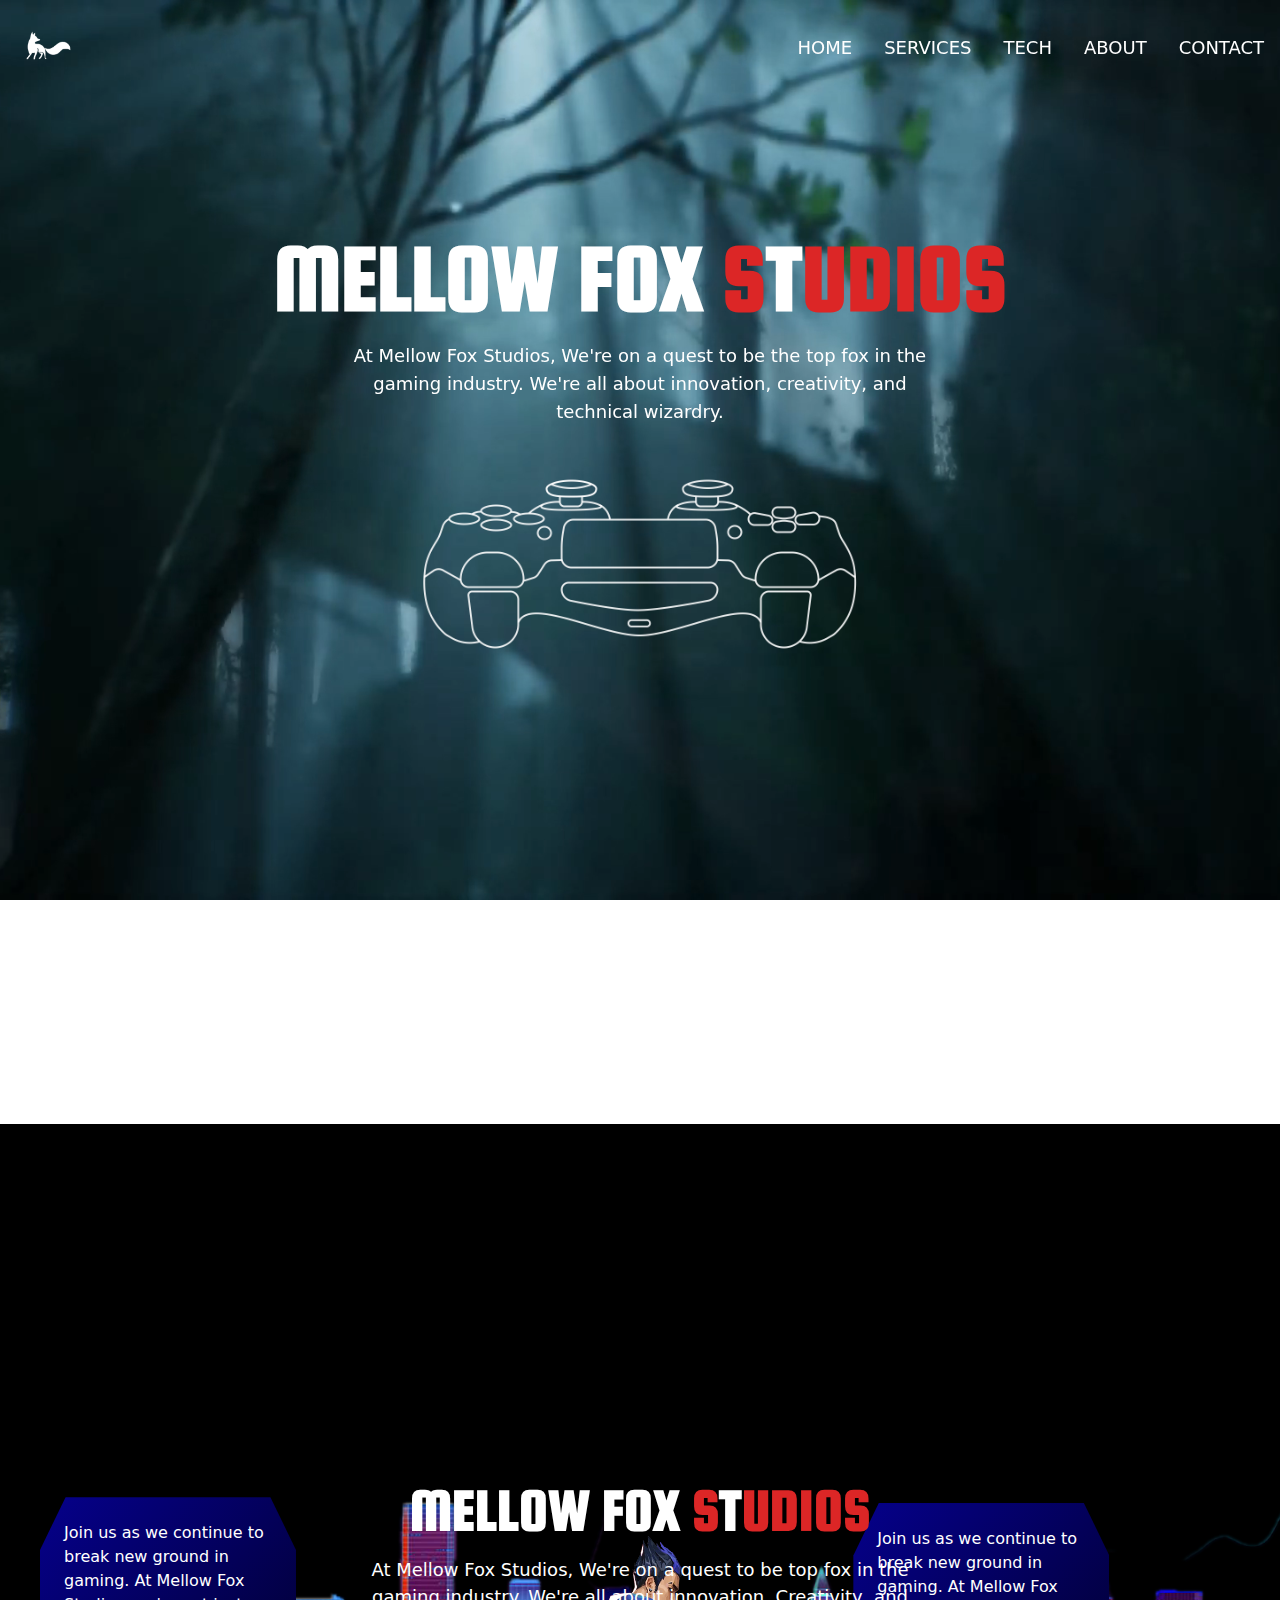
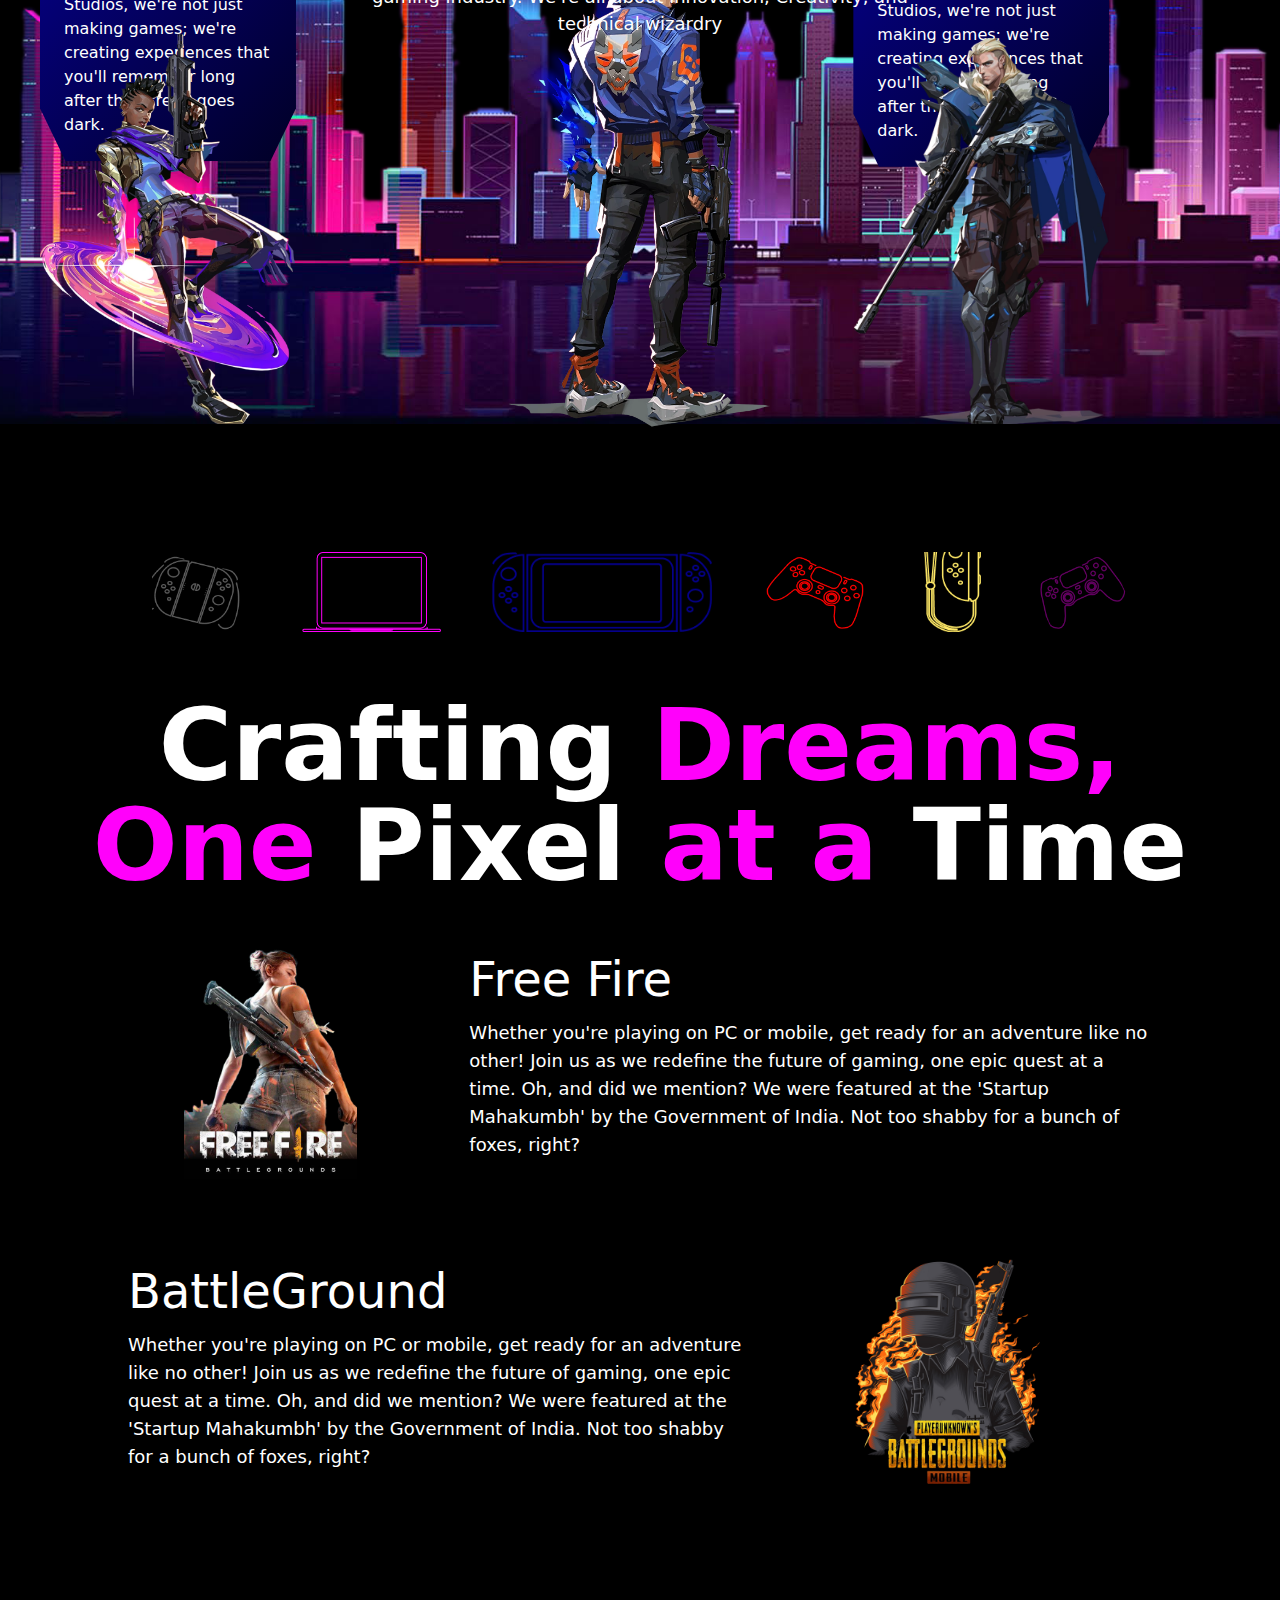
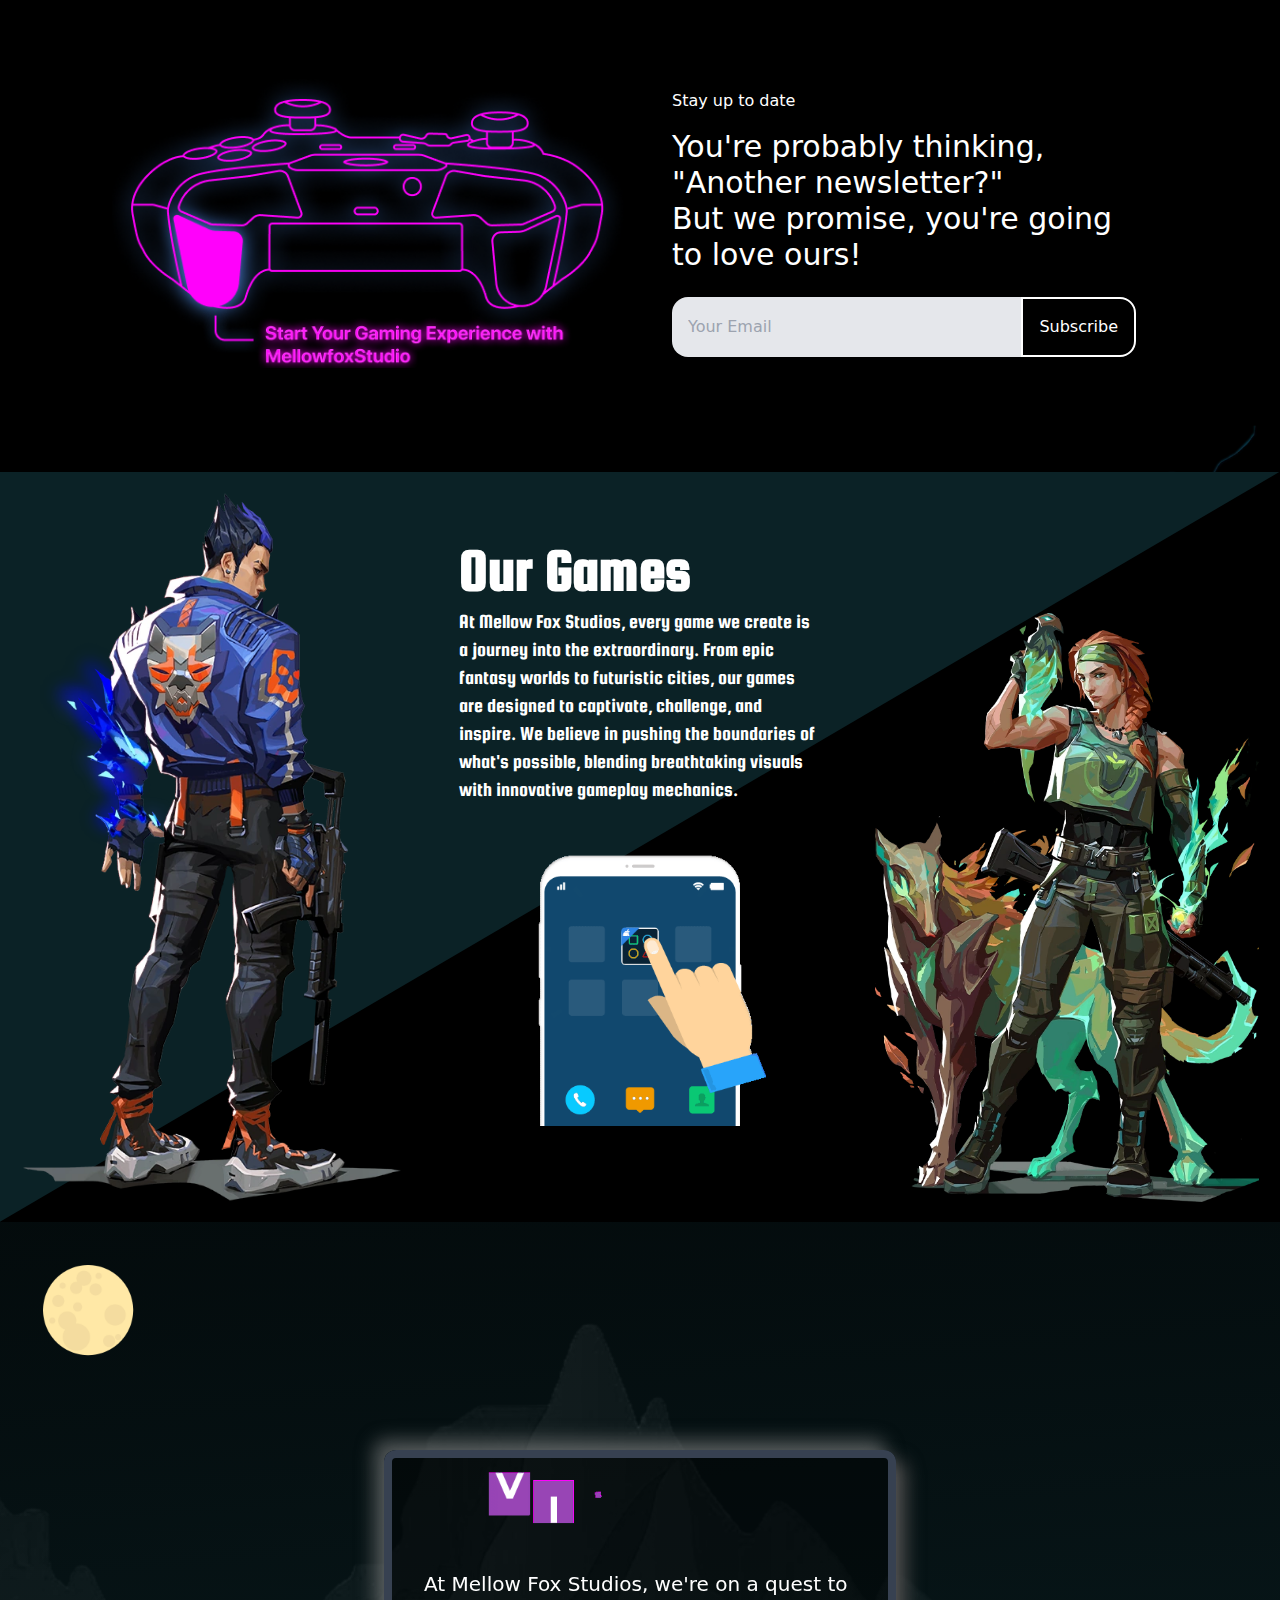
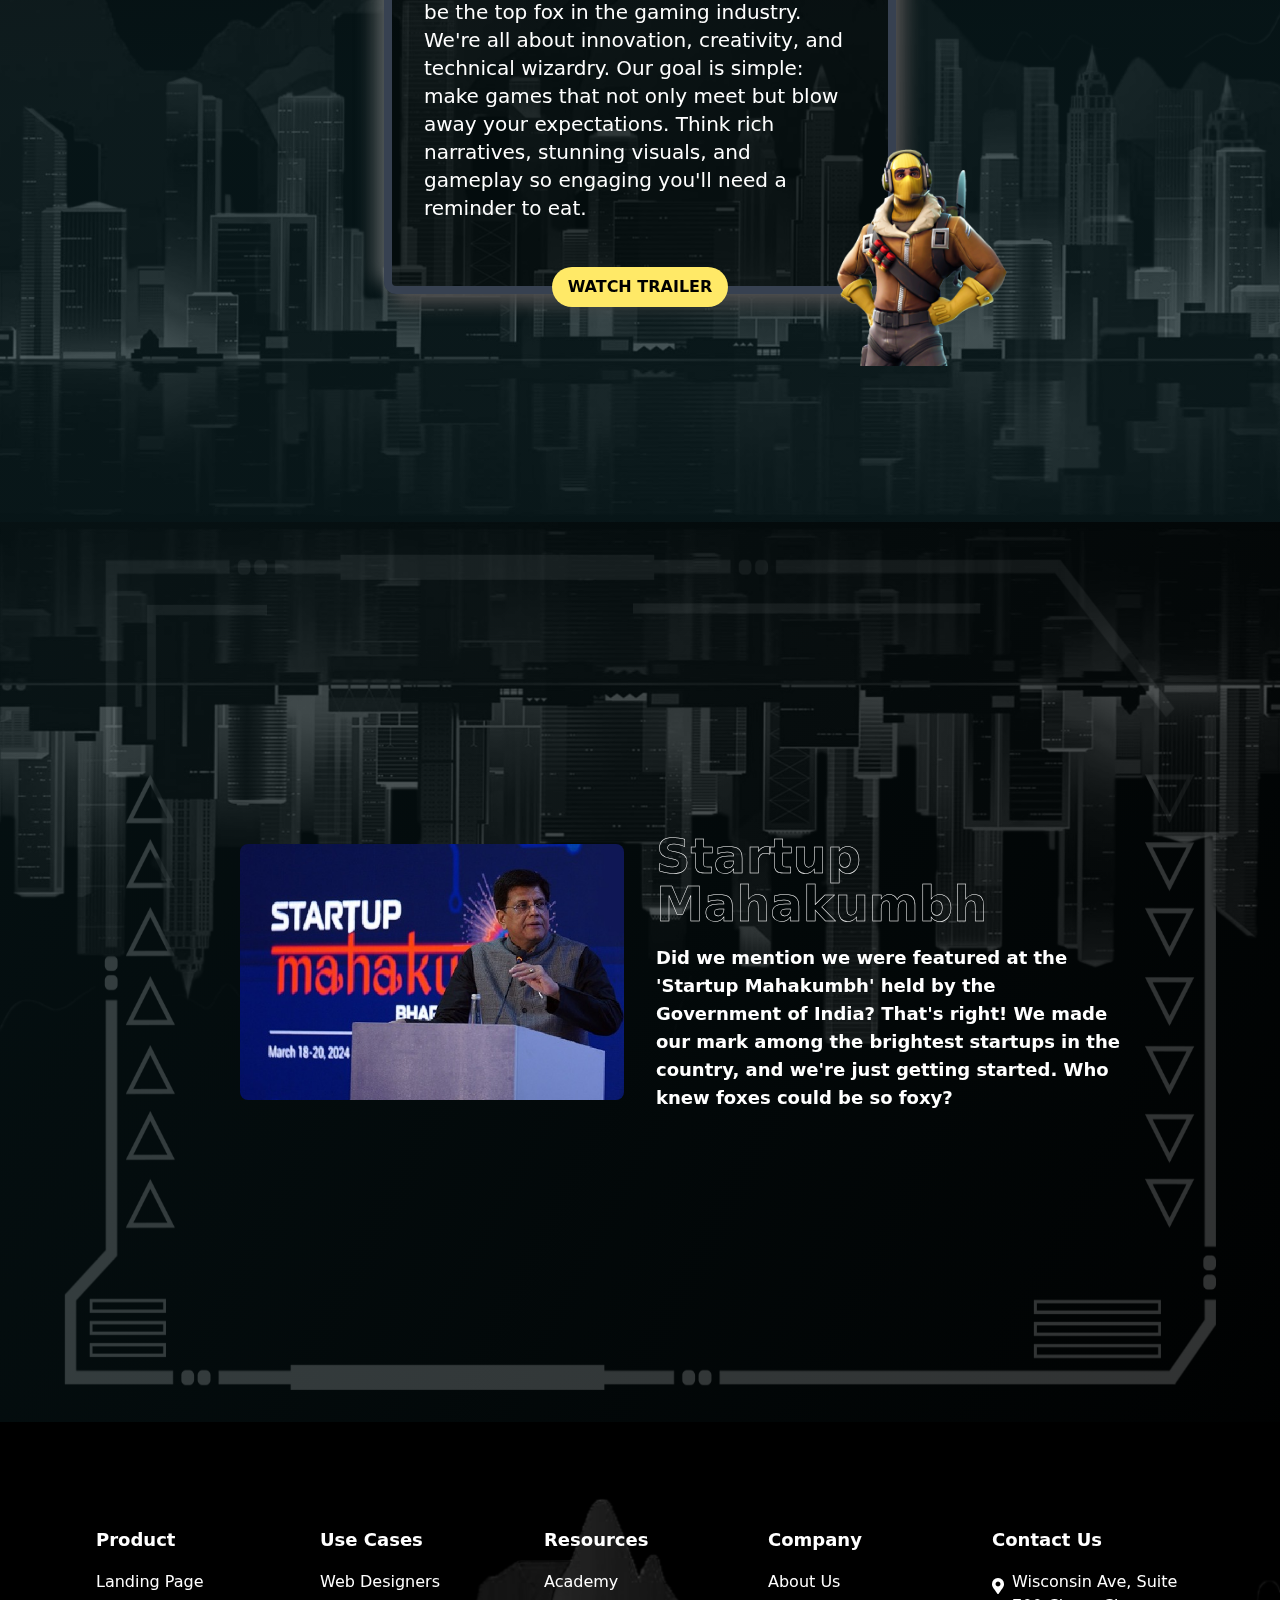
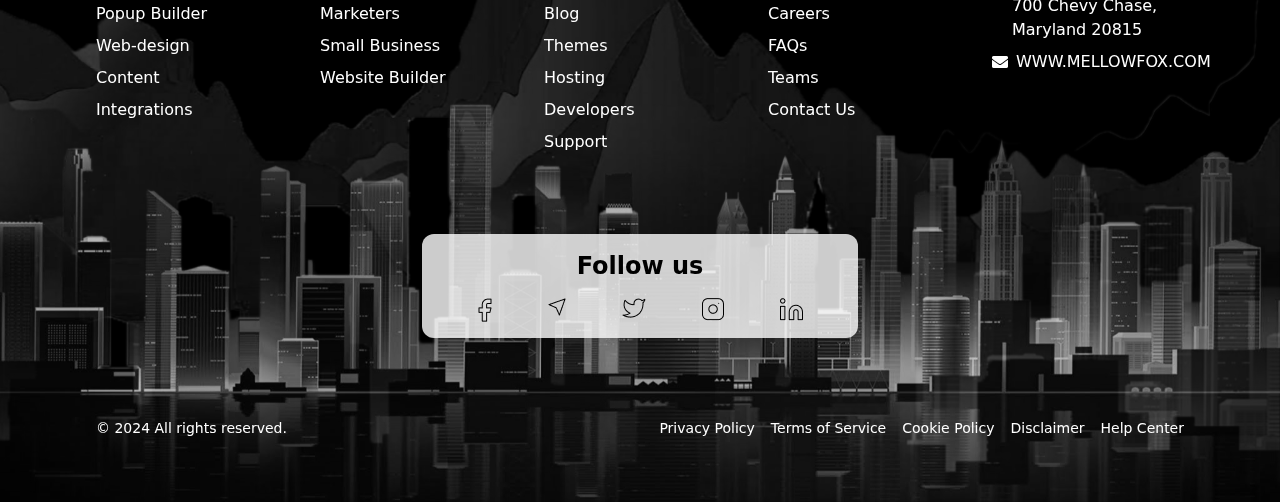
<file: index.html>
<!DOCTYPE html>
<html lang="en">
  <head>
    <meta charset="UTF-8" />
    <meta name="viewport" content="width=device-width, initial-scale=1.0" />
    <link rel="stylesheet" href="css/output.css" />
    <link rel="preconnect" href="https://fonts.googleapis.com" />
    <link rel="preconnect" href="https://fonts.gstatic.com" crossorigin />
    <link
      href="https://fonts.googleapis.com/css2?family=Squada+One&display=swap"
      rel="stylesheet"
    />
    <link
      href="https://cdnjs.cloudflare.com/ajax/libs/font-awesome/5.15.4/css/all.min.css"
      rel="stylesheet"
    />

    <title>Mellow Fox Studios | Home</title>
  </head>
  <body class="overflow-x-hidden">
    <!-- Header Section -->
    <header
      class="absolute top-0 left-1/2 transform -translate-x-1/2 w-full max-w-7xl z-20 flex justify-between items-center p-4"
    >
      <!-- Logo -->
      <div>
        <a href="/index.html">
          <img src="images/logo.png" alt="Logo" class="h-16" />
        </a>
      </div>

      <!-- Mobile Menu Button (Hamburger) -->
      <div class="md:hidden">
        <button id="menu-toggle" class="text-white focus:outline-none">
          <svg
            class="w-8 h-8"
            xmlns="http://www.w3.org/2000/svg"
            fill="none"
            viewBox="0 0 24 24"
            stroke="currentColor"
          >
            <path
              stroke-linecap="round"
              stroke-linejoin="round"
              stroke-width="2"
              d="M4 6h16M4 12h16m-7 6h7"
            />
          </svg>
        </button>
      </div>

      <!-- Navigation -->
      <nav class="hidden md:block">
        <ul id="menu" class="md:flex space-x-8 text-lg font-medium text-white">
          <li><a href="index.html" class="hover:text-custom-pink">HOME</a></li>
          <li>
            <a href="services.html" class="hover:text-custom-pink">SERVICES</a>
          </li>
          <li><a href="#" class="hover:text-custom-pink">TECH</a></li>
          <li>
            <a href="about-us.html" class="hover:text-custom-pink">ABOUT</a>
          </li>
          <li>
            <a href="contact.html" class="hover:text-custom-pink">CONTACT</a>
          </li>
        </ul>
      </nav>
    </header>

    <!-- Mobile Menu -->
    <nav
      id="mobile-menu"
      class="z-50 hidden fixed inset-0 text-center bg-black bg-opacity-90 text-white p-6 flex-col space-y-10"
    >
      <!-- Close Button -->
      <button
        id="close-menu"
        class="absolute top-0 right-0 p-6 text-white text-4xl focus:outline-none"
      >
        &times;
      </button>

      <div class="flex flex-col items-center justify-center mt-20">
        <ul class="text-lg font-medium space-y-4">
          <li>
            <a href="index.html" class="hover:text-custom-pink block">HOME</a>
          </li>
          <li>
            <a href="services.html" class="hover:text-custom-pink block"
              >SERVICES</a
            >
          </li>
          <li><a href="#" class="hover:text-custom-pink block">TECH</a></li>
          <li>
            <a href="about-us.html" class="hover:text-custom-pink block"
              >ABOUT</a
            >
          </li>
          <li>
            <a href="contact.html" class="hover:text-custom-pink block"
              >CONTACT</a
            >
          </li>
        </ul>
      </div>
    </nav>

    <main>
      <section
        class="relative w-full flex md:mb-56 flex-col items-center min-h-screen justify-center text-center p-4"
      >
        <video
          autoplay
          muted
          loop
          class="absolute top-0 left-0 w-full h-full object-cover z-10"
        >
          <source src="images/video" type="video/mp4" />
          Your browser does not support the video tag.
        </video>

        <div
          class="absolute top-0 left-0 w-full h-full z-0 bg-gradient-to-b from-black via-transparent to-transparent opacity-10"
        ></div>

        <div
          class="hidden md:block absolute bg-black left-0 z-0 right-0 md:top-40"
        >
          <img
            src="images/mountain.png"
            alt="Background Image 1"
            class="w-full h-full object-cover mix-blend-luminosity opacity-70"
          />
        </div>
        <div
          class="hidden md:block absolute bg-black left-0 z-0 right-0 md:top-40"
        >
          <img
            src="images/buildings.png"
            alt="Background Image 2"
            class="w-full h-full object-cover mix-blend-luminosity opacity-70"
          />
        </div>

        <div class="relative z-20">
          <h1
            class="text-6xl md:text-8xl font-bold text-white mb-4 font-squada"
          >
            MELLOW FOX <span class="text-red-600">S</span>T<span
              class="text-red-600"
              >UDIOS</span
            >
          </h1>
          <p class="max-w-xl mx-auto text-lg text-white text-center mb-8">
            At Mellow Fox Studios, We're on a quest to be the top fox in the
            gaming industry. We're all about innovation, creativity, and
            technical wizardry.
          </p>
          <img
            src="images/joystick.png"
            alt="Sample Image"
            class="w-full max-w-md mx-auto"
          />
        </div>
      </section>

      <section
        class="relative bg-black flex items-center justify-center min-h-screen p-8 md:p-0"
      >
        <div class="z-30 flex flex-col items-center justify-center">
          <h1
            class="text-center text-6xl font-bold text-white mb-4 font-squada"
          >
            MELLOW FOX <span class="text-red-600">S</span>T<span
              class="text-red-600"
              >UDIOS</span
            >
          </h1>
          <p class="max-w-xl mx-auto text-md text-white text-center mb-8">
            At Mellow Fox Studios, We're on a quest to be top fox in the gaming
            industry. We're all about innovation, Creativity, and technical
            wizardry
          </p>
        </div>

        <div class="absolute inset-0">
          <img
            src="images/buildings.png"
            alt="Background Image 2"
            class="w-full h-full object-cover"
          />
        </div>

        <div class="absolute bottom-0 left-0 right-0 px-10 py-4 z-10">
          <div class="absolute bottom-0 left-10 w-1/3">
            <div class="relative w-3/5 flex justify-center">
              <img
                src="images/astra.png"
                alt="Left Image"
                class="z-10 w-full h-auto object-cover"
              />
              <div
                style="top: -35%"
                class="z-0 absolute right-0 bg-gradient-to-br from-[#05008B] to-[#010025] text-white p-6 shadow-lg octagon"
              >
                Join us as we continue to break new ground in gaming. At Mellow
                Fox Studios, we're not just making games; we're creating
                experiences that you'll remember long after the screen goes
                dark.
              </div>
            </div>
          </div>

          <div
            style="transform: translateY(4%)"
            class="bottom-0 mx-auto flex items-end justify-center w-1/3"
          >
            <div class="relative w-2/3 flex justify-center">
              <img
                src="images/left-man.png"
                alt="Middle Image"
                class="w-full object-cover"
              />
            </div>
          </div>

          <div class="absolute bottom-0 right-0 w-1/3">
            <div class="relative w-3/5 flex justify-center">
              <img
                src="images/sova.png"
                alt="Right Image"
                class="z-10 w-full h-auto object-cover"
              />
              <div
                style="top: -35%"
                class="z-0 absolute right-0 bg-gradient-to-br from-[#05008B] to-[#010025] text-white p-6 shadow-lg octagon"
              >
                Join us as we continue to break new ground in gaming. At Mellow
                Fox Studios, we're not just making games; we're creating
                experiences that you'll remember long after the screen goes
                dark.
              </div>
            </div>
          </div>
        </div>
      </section>

      <!-- section icons -->
      <section class="bg-black overflow-hidden">
        <div
          class="container mx-auto flex justify-between pt-14 md:pt-32 items-center space-x-4"
        >
          <!-- Image 1 -->
          <img
            src="images/switchgrip.png"
            alt="Image 1"
            class="h-20 object-cover"
          />

          <!-- Image 2 -->
          <img
            src="images/laptop.png"
            alt="Image 2"
            class="h-20 object-cover"
          />

          <!-- Image 3 -->
          <img
            src="images/outlines.png"
            alt="Image 3"
            class="h-20 object-cover"
          />

          <!-- Image 4 -->
          <img
            src="images/joystick-red.png"
            alt="Image 4"
            class="h-20 object-cover"
          />

          <img
            src="images/joystick-ver.png"
            alt="Image 4"
            class="h-20 object-cover"
          />

          <!-- Image 5 -->
          <img src="images/PS.png" alt="Image 5" class="h-20 object-cover" />
        </div>
      </section>

      <section class="bg-black text-white py-16 px-4 text-center">
        <h2 class="text-5xl md:text-[100px] font-bold">
          Crafting <span class="text-custom-pink">Dreams,</span>
        </h2>
        <h2 class="text-5xl md:text-[100px] font-bold mb-6">
          <span class="text-custom-pink">One</span> Pixel
          <span class="text-custom-pink">at a</span> Time
        </h2>

        <div
          class="flex flex-col lg:flex-row mb-10 items-center justify-center lg:justify-between max-w-5xl mx-auto"
        >
          <img
            src="images/freefire.png"
            alt="Adventure Image"
            class="w-1/2 lg:w-1/5 md:w-1/4 p-4 lg:ml-10"
          />

          <div class="w-full lg:w-2/3 text-lg text-left">
            <h2 class="text-5xl mb-4">Free Fire</h2>
            <p>
              Whether you're playing on PC or mobile, get ready for an adventure
              like no other! Join us as we redefine the future of gaming, one
              epic quest at a time. Oh, and did we mention? We were featured at
              the 'Startup Mahakumbh' by the Government of India. Not too shabby
              for a bunch of foxes, right?
            </p>
          </div>
        </div>

        <div
          class="flex flex-col lg:flex-row-reverse items-center justify-center lg:justify-between max-w-5xl mx-auto mb-12"
        >
          <img
            src="images/battlegrounds.png"
            alt="Adventure Image"
            class="w-full lg:w-2/5 md:w-1/4 p-4"
          />

          <div class="w-full text-left text-lg">
            <h2 class="text-5xl mb-4">BattleGround</h2>
            <p>
              Whether you're playing on PC or mobile, get ready for an adventure
              like no other! Join us as we redefine the future of gaming, one
              epic quest at a time. Oh, and did we mention? We were featured at
              the 'Startup Mahakumbh' by the Government of India. Not too shabby
              for a bunch of foxes, right?
            </p>
          </div>
        </div>
      </section>

      <section class="relative bg-black lg:py-16 p-8 lg:p-0 lg:pr-8 mx-auto">
        <div
          class="max-w-5xl mx-auto flex flex-col lg:flex-row items-center mb-10"
        >
          <div class="w-full lg:w-1/2 mb-8 lg:mb-0">
            <img
              src="images/joystick-pink.png"
              alt="Placeholder Image"
              class="w-full h-auto"
            />
          </div>

          <div
            class="text-center md:text-left w-full lg:w-1/2 flex flex-col justify-center text-white lg:pl-12"
          >
            <h2 class="text-md font-light mb-4">Stay up to date</h2>
            <p class="mb-6 text-3xl">
              You're probably thinking, "Another newsletter?" <br />
              But we promise, you're going to love ours!
            </p>

            <div class="flex">
              <input
                type="email"
                placeholder="Your Email"
                class="flex-1 p-4 rounded-l-2xl text-black bg-gray-200 outline-none"
              />
              <button
                class="p-4 bg-black text-white font-light rounded-r-2xl border-2 border-white"
              >
                Subscribe
              </button>
            </div>
          </div>
        </div>

        <img
          src="images/buildings.png"
          alt="Background Image"
          class="absolute bottom-0 left-0 w-full h-1/2 object-cover bg-black"
          style="transform: translateY(80%)"
        />
      </section>

      <section
        class="relative bg-black w-full flex items-center justify-center overflow-hidden"
      >
        <div class="absolute inset-0 bg-[#0B2226] clip-triangle"></div>

        <div
          class="relative w-full mx-auto flex items-end justify-between text-white py-5"
        >
          <div class="hidden lg:w-1/3 mb-8 lg:mb-0 md:flex justify-center">
            <img
              src="images/left-man.png"
              alt="Left Image"
              class="w-full max-w-sm h-auto object-cover"
            />
          </div>

          <div
            class="flex-1 text-left self-start p-4 lg:p-8 lg:py-12 w-screen md:w-1/3"
          >
            <h2 class="text-2xl lg:text-6xl font-bold mb-2 font-squada">
              Our Games
            </h2>
            <p
              class="text-md lg:text-xl leading-relaxed mb-8 max-w-md font-squada font-normal mx-auto"
            >
              At Mellow Fox Studios, every game we create is a journey into the
              extraordinary. From epic fantasy worlds to futuristic cities, our
              games are designed to captivate, challenge, and inspire. We
              believe in pushing the boundaries of what's possible, blending
              breathtaking visuals with innovative gameplay mechanics.
            </p>
            <div class="mx-auto max-w-2xl">
              <img
                src="images/mobile.gif"
                alt="Bottom Image"
                class="w-full h-auto object-cover"
              />
            </div>
          </div>

          <div class="w-full lg:w-1/3 hidden md:flex justify-center">
            <img
              src="images/right-woman.png"
              alt="Right Image"
              class="w-full max-w-sm h-auto object-cover"
            />
          </div>
        </div>
        <!-- <div class="md:hidden flex w-full justify-between items-center">
          <div class="w-full md:flex justify-center"></div>
            <img
              src="images/right-woman.png"
              alt="Right Image"
              class="w-full max-w-sm h-auto object-cover"
            />
          </div>
        </div> -->
      </section>

      <section class="bg-black h-screen relative overflow-hidden">
        <div
          class="z-20 absolute top-5 md:top-10 left-10 w-12 h-12 md:w-24 md:h-24"
        >
          <img src="images/moon.png" alt="" />
        </div>

        <div
          class="z-10 absolute inset-0"
          style="
            background: linear-gradient(
              175.26deg,
              #000000 -56.57%,
              #0b2226 48.77%
            );
            opacity: 0.6;
          "
        ></div>

        <div class="absolute inset-0">
          <img
            src="images/mountain.png"
            alt="Background Image 1"
            class="w-full h-full object-cover mix-blend-luminosity opacity-70"
          />
        </div>
        <div class="absolute inset-0">
          <img
            src="images/buildings.png"
            alt="Background Image 2"
            class="w-full h-full object-cover mix-blend-luminosity opacity-70"
          />
        </div>

        <div
          class="relative flex flex-col justify-center items-center z-40 max-w-sm md:max-w-lg mx-auto text-center p-8 pb-16 rounded-xl bg-opacity-40 bg-black border-8 border-gray-700"
          style="
            top: 50%;
            transform: translateY(-50%);
            box-shadow: -10px -10px 18px 0px #99999980,
              10px 10px 18px 0px #4c4c4c;
          "
        >
          <div class="absolute max-w-sm" style="top: -15%">
            <img src="images/vision.gif" alt="" class="mb-4" />
          </div>
          <p class="text-white text-xl max-w-xl md:max-w-3xl text-left mt-20">
            At Mellow Fox Studios, we're on a quest to be the top fox in the
            gaming industry. We're all about innovation, creativity, and
            technical wizardry. Our goal is simple: make games that not only
            meet but blow away your expectations. Think rich narratives,
            stunning visuals, and gameplay so engaging you'll need a reminder to
            eat.
          </p>
          <button
            style="bottom: -5%; background: #ffe967; color: black"
            class="px-4 py-2 rounded-full font-bold absolute"
          >
            WATCH TRAILER
          </button>
          <div
            class="absolute w-56 md:max-w-xs -right-28 -bottom-10 md:-right-36 md:-bottom-20"
          >
            <img src="images/man.png" alt="" />
          </div>
        </div>
      </section>

      <section
        class="bg-black h-screen w-full relative border-16 flex justify-center items-center"
      >
        <div class="h-full w-full flex items-center justify-center py-8 px-16">
          <img
            src="images/border.png"
            alt="Background Image 1"
            class="hidden md:block w-full h-full mix-blend-luminosity"
          />
        </div>

        <div class="absolute inset-0">
          <img
            src="images/buildings.png"
            alt="Background Image 2"
            class="w-full h-full object-cover mix-blend-luminosity opacity-70 rotate-180"
          />
        </div>

        <div
          class="z-10 absolute inset-0"
          style="
            background: linear-gradient(
              117.58deg,
              #081a1d 6.71%,
              #000000 110.53%
            );
            opacity: 0.6;
          "
        ></div>

        <div
          class="absolute z-20 max-w-5xl mx-auto flex flex-col md:flex-row items-center p-8 rounded-lg md:space-x-8"
        >
          <div
            class="relative w-full md:w-1/2 flex justify-center md:justify-end"
          >
            <div class="relative">
              <div class="flex items-center justify-center">
                <img
                  src="images/startup.png"
                  alt="Startup Image"
                  class="w-96 object-cover rounded-lg"
                />
              </div>
            </div>
          </div>

          <div
            class="w-full md:w-1/2 mt-8 md:mt-0 text-white text-center md:text-left"
          >
            <h2 class="text-5xl font-bold mb-4 text-transparent outline-text">
              Startup <br />Mahakumbh
            </h2>
            <p class="text-lg font-semibold">
              Did we mention we were featured at the 'Startup Mahakumbh' held by
              the Government of India? That's right! We made our mark among the
              brightest startups in the country, and we're just getting started.
              Who knew foxes could be so foxy?
            </p>
          </div>
        </div>
      </section>
    </main>

    <!-- Footer Section -->
    <footer class="relative bg-black text-white p-16">
      <div class="absolute inset-0">
        <img
          src="images/mountain.png"
          alt="Background Image 1"
          class="w-full h-full object-cover mix-blend-luminosity opacity-70"
        />
      </div>

      <div class="absolute inset-0">
        <img
          src="images/buildings.png"
          alt="Background Image 2"
          class="w-full h-full object-cover mix-blend-luminosity opacity-70"
        />
      </div>

      <div class="relative max-w-7xl mx-auto mt-10 px-4 lg:px-8 z-10">
        <div class="grid grid-cols-2 md:grid-cols-5 gap-8 mb-12">
          <!-- Column 1: Product -->
          <div>
            <h3 class="text-lg font-semibold mb-4">Product</h3>
            <ul class="space-y-2">
              <li><a href="#" class="hover:text-gray-300">Landing Page</a></li>
              <li><a href="#" class="hover:text-gray-300">Popup Builder</a></li>
              <li><a href="#" class="hover:text-gray-300">Web-design</a></li>
              <li><a href="#" class="hover:text-gray-300">Content</a></li>
              <li><a href="#" class="hover:text-gray-300">Integrations</a></li>
            </ul>
          </div>

          <!-- Column 2: Use Cases -->
          <div>
            <h3 class="text-lg font-semibold mb-4">Use Cases</h3>
            <ul class="space-y-2">
              <li><a href="#" class="hover:text-gray-300">Web Designers</a></li>
              <li><a href="#" class="hover:text-gray-300">Marketers</a></li>
              <li>
                <a href="#" class="hover:text-gray-300">Small Business</a>
              </li>
              <li>
                <a href="#" class="hover:text-gray-300">Website Builder</a>
              </li>
            </ul>
          </div>

          <!-- Column 3: Resources -->
          <div>
            <h3 class="text-lg font-semibold mb-4">Resources</h3>
            <ul class="space-y-2">
              <li><a href="#" class="hover:text-gray-300">Academy</a></li>
              <li><a href="#" class="hover:text-gray-300">Blog</a></li>
              <li><a href="#" class="hover:text-gray-300">Themes</a></li>
              <li><a href="#" class="hover:text-gray-300">Hosting</a></li>
              <li><a href="#" class="hover:text-gray-300">Developers</a></li>
              <li><a href="#" class="hover:text-gray-300">Support</a></li>
            </ul>
          </div>

          <!-- Column 4: Company -->
          <div>
            <h3 class="text-lg font-semibold mb-4">Company</h3>
            <ul class="space-y-2">
              <li><a href="#" class="hover:text-gray-300">About Us</a></li>
              <li><a href="#" class="hover:text-gray-300">Careers</a></li>
              <li><a href="#" class="hover:text-gray-300">FAQs</a></li>
              <li><a href="#" class="hover:text-gray-300">Teams</a></li>
              <li><a href="#" class="hover:text-gray-300">Contact Us</a></li>
            </ul>
          </div>

          <!-- Column 5: Contact Us -->
          <div>
            <h3 class="text-lg font-semibold mb-4">Contact Us</h3>
            <ul class="space-y-2">
              <li class="flex items-center">
                <i class="fa fa-map-marker-alt self-start mt-2 mr-2"></i>
                <span
                  >Wisconsin Ave, Suite 700 Chevy Chase, Maryland 20815</span
                >
              </li>
              <li class="flex items-center">
                <i class="fas fa-envelope mr-2"></i>
                <span>WWW.MELLOWFOX.COM</span>
              </li>
            </ul>
          </div>
        </div>

        <!-- Social Media Card -->
        <div
          class="flex flex-col justify-center mx-auto w-full lg:w-2/5 items-center my-20 bg-white bg-opacity-80 rounded-xl"
        >
          <div class="p-4">
            <h3 class="text-black text-2xl font-semibold mb-4 text-center">
              Follow us
            </h3>
            <div class="rounded-lg flex space-x-14">
              <a href="#"><img src="images/facebook.png" /></a>
              <a href="#"><img src="images/telegram.png" /></a>
              <a href="#"><img src="images/twitter.png" /></a>
              <a href="#"><img src="images/instagram.png" /></a>
              <a href="#"><img src="images/linkedin.png" /></a>
            </div>
          </div>
        </div>
        <!-- Bottom Row -->
        <div class="flex flex-col md:flex-row justify-between items-center">
          <span class="text-sm mb-8 md:mb-0"
            >&copy; 2024 All rights reserved.</span
          >
          <div
            class="flex flex-col md:flex-row justify-center items-center md:space-x-4"
          >
            <a href="#" class="hover:text-gray-300 text-sm mb-4 md:mb-0"
              >Privacy Policy</a
            >
            <a href="#" class="hover:text-gray-300 text-sm mb-4 md:mb-0"
              >Terms of Service</a
            >
            <a href="#" class="hover:text-gray-300 text-sm mb-4 md:mb-0"
              >Cookie Policy</a
            >
            <a href="#" class="hover:text-gray-300 text-sm mb-4 md:mb-0"
              >Disclaimer</a
            >
            <a href="#" class="hover:text-gray-300 text-sm">Help Center</a>
          </div>
        </div>
      </div>
    </footer>

    <script>
      const menuToggle = document.getElementById('menu-toggle')
      const menu = document.getElementById('menu')
      const mobileMenu = document.getElementById('mobile-menu')

      menuToggle.addEventListener('click', () => {
        mobileMenu.classList.toggle('hidden')
      })

      // Close menu functionality
      document
        .getElementById('close-menu')
        .addEventListener('click', function () {
          document.getElementById('mobile-menu').classList.add('hidden')
        })
    </script>
  </body>
</html>
</file>
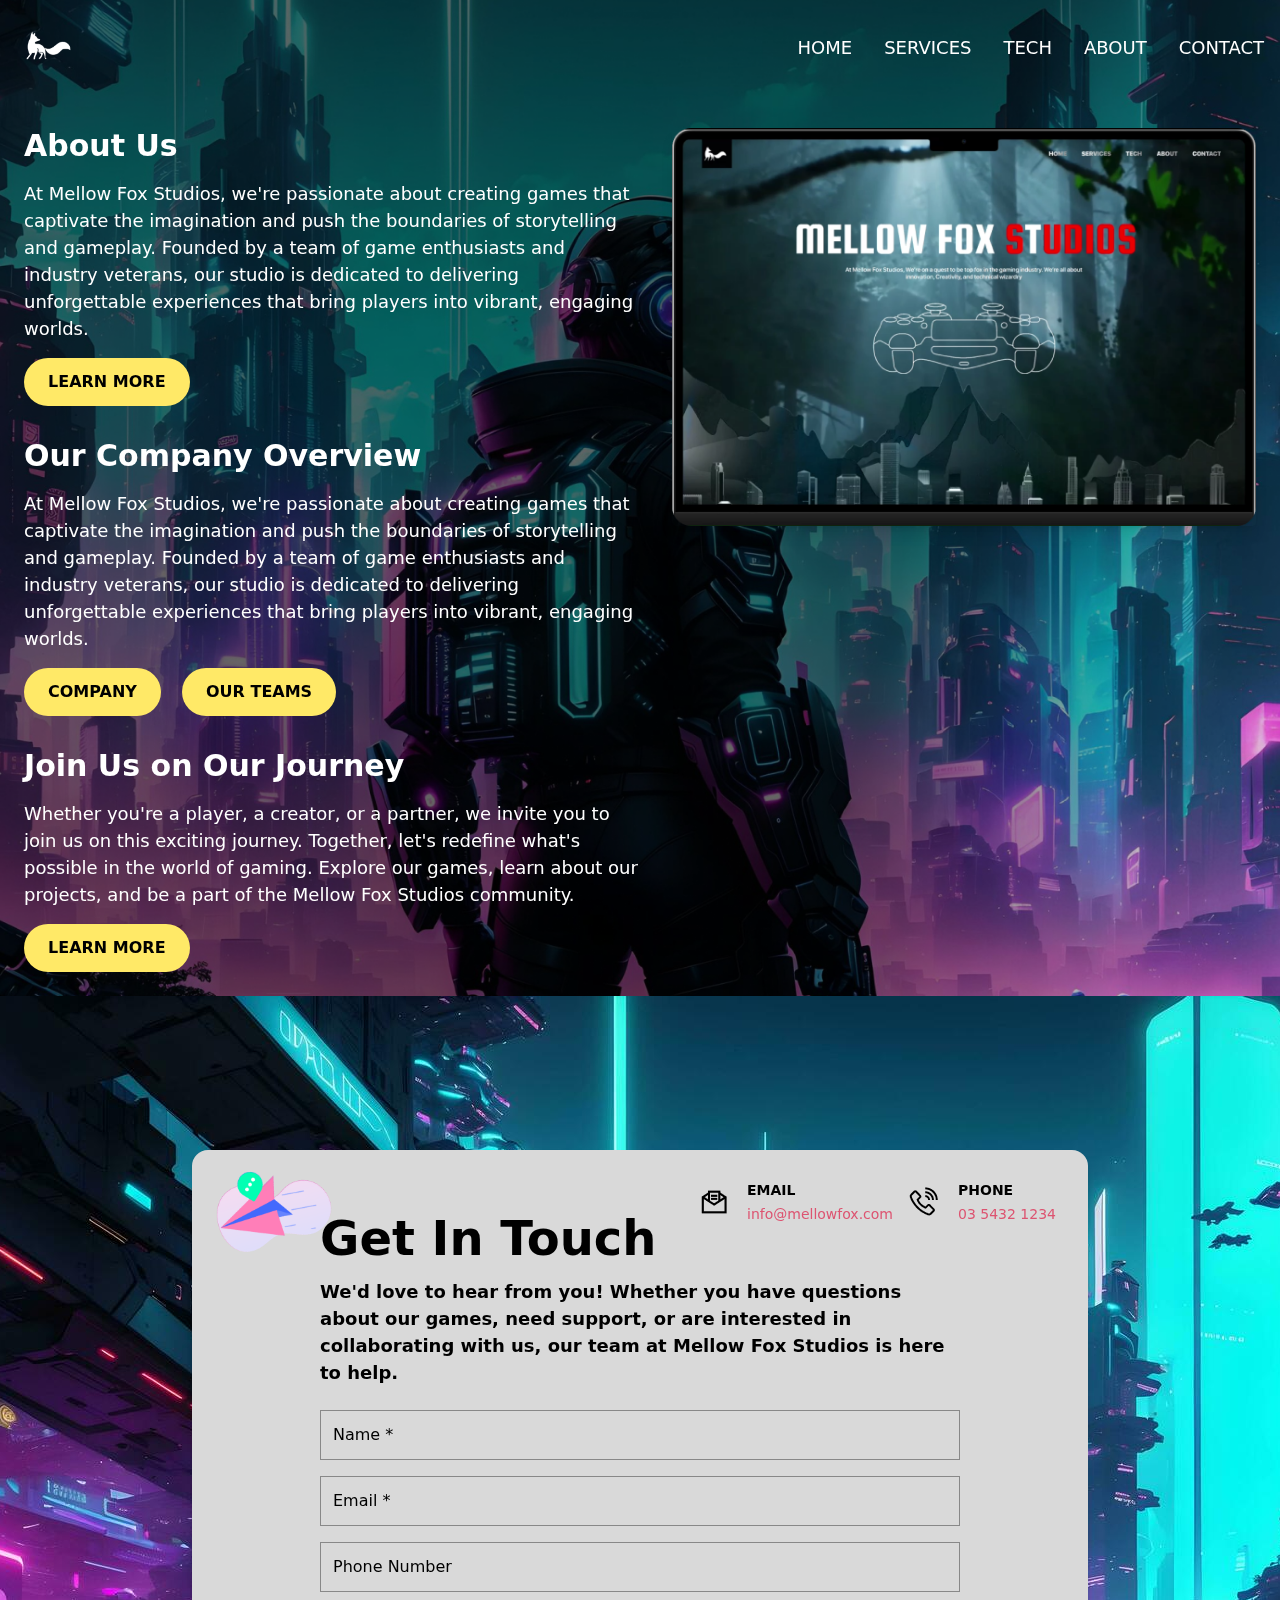
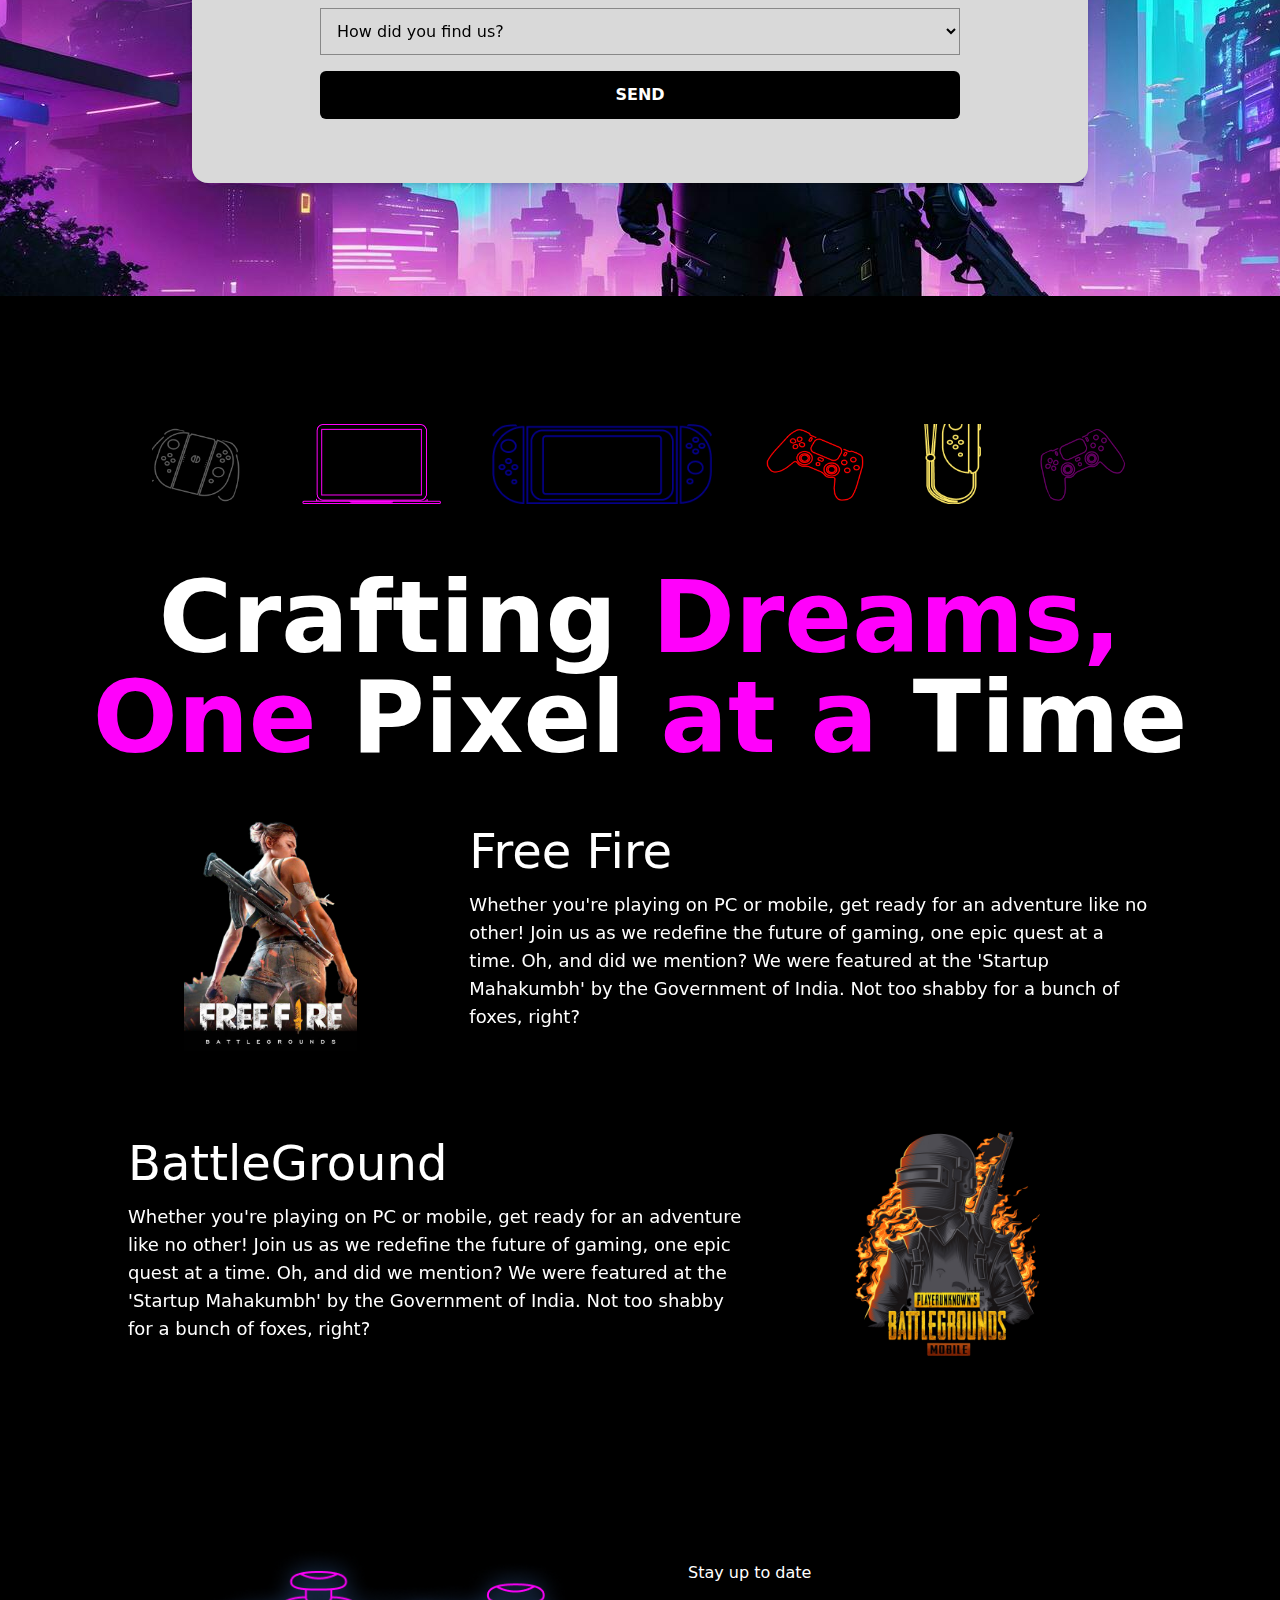
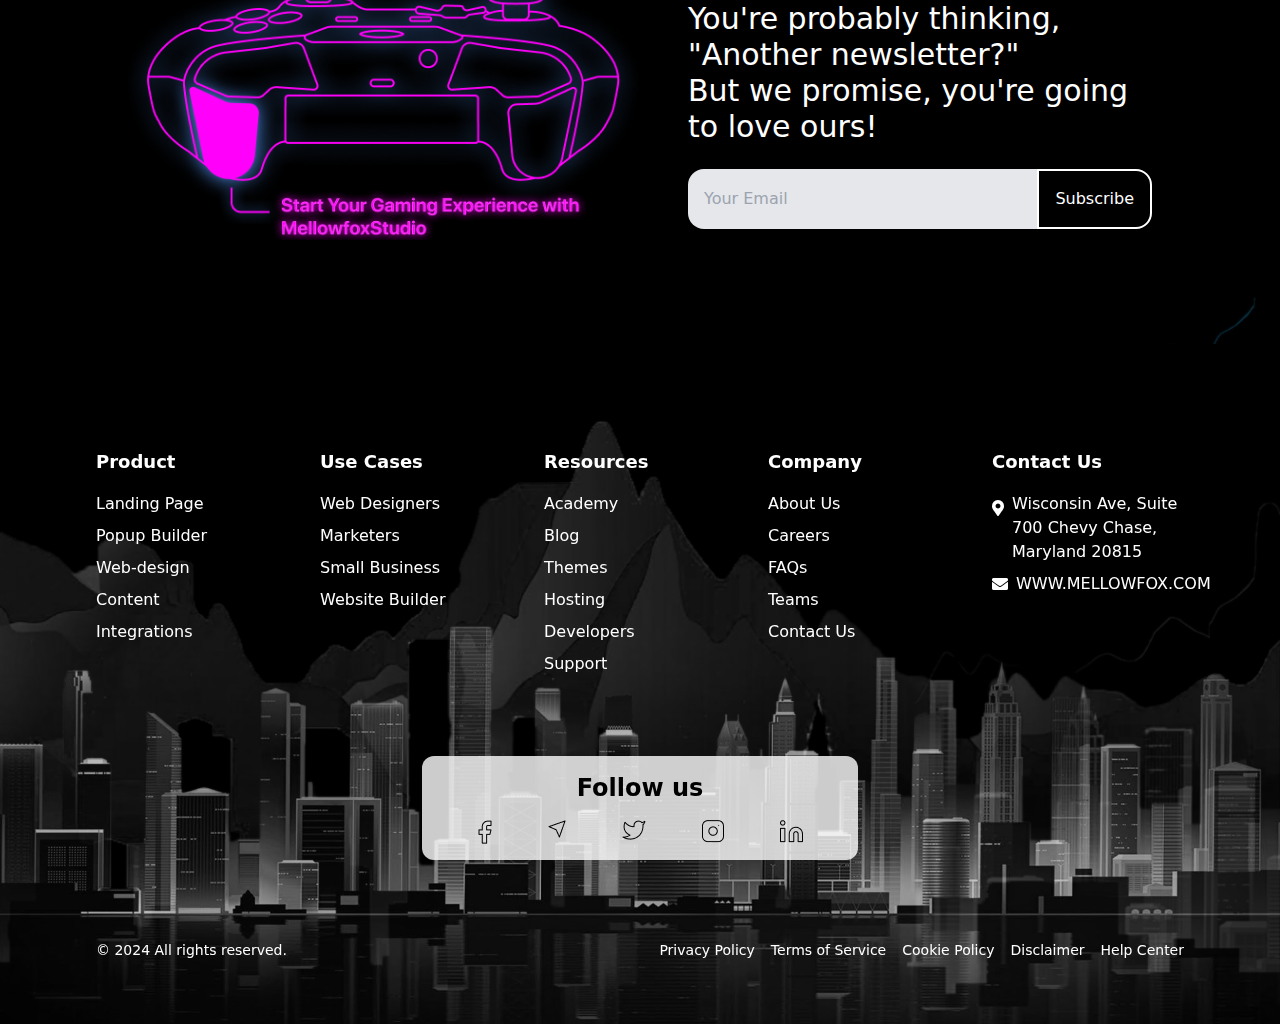
<file: about-us.html>
<!DOCTYPE html>
<html lang="en">
  <head>
    <meta charset="UTF-8" />
    <meta name="viewport" content="width=device-width, initial-scale=1.0" />
    <link rel="stylesheet" href="css/output.css" />
    <link rel="preconnect" href="https://fonts.googleapis.com" />
    <link rel="preconnect" href="https://fonts.gstatic.com" crossorigin />
    <link
      href="https://fonts.googleapis.com/css2?family=Squada+One&display=swap"
      rel="stylesheet"
    />
    <link
      href="https://cdnjs.cloudflare.com/ajax/libs/font-awesome/5.15.4/css/all.min.css"
      rel="stylesheet"
    />

    <title>Mellow Fox Studios | Home</title>
    </style>
  </head>
  <body>
    <!-- Header Section -->
    <header
      class="absolute top-0 left-1/2 transform -translate-x-1/2 w-full max-w-7xl z-20 flex justify-between items-center p-4"
    >
      <!-- Logo -->
      <div>
        <a href="/index.html">
          <img src="images/logo.png" alt="Logo" class="h-16" />
        </a>
      </div>

      <!-- Mobile Menu Button (Hamburger) -->
      <div class="md:hidden">
        <button id="menu-toggle" class="text-white focus:outline-none">
          <svg
            class="w-8 h-8"
            xmlns="http://www.w3.org/2000/svg"
            fill="none"
            viewBox="0 0 24 24"
            stroke="currentColor"
          >
            <path
              stroke-linecap="round"
              stroke-linejoin="round"
              stroke-width="2"
              d="M4 6h16M4 12h16m-7 6h7"
            />
          </svg>
        </button>
      </div>

      <!-- Navigation -->
      <nav class="hidden md:block">
        <ul id="menu" class="md:flex space-x-8 text-lg font-medium text-white">
          <li><a href="index.html" class="hover:text-custom-pink">HOME</a></li>
          <li>
            <a href="services.html" class="hover:text-custom-pink">SERVICES</a>
          </li>
          <li><a href="tech.html" class="hover:text-custom-pink">TECH</a></li>
          <li>
            <a href="about-us.html" class="hover:text-custom-pink">ABOUT</a>
          </li>
          <li>
            <a href="contact.html" class="hover:text-custom-pink">CONTACT</a>
          </li>
        </ul>
      </nav>
    </header>

    <!-- Mobile Menu -->
    <nav
      id="mobile-menu"
      class="z-50 hidden fixed inset-0 text-center bg-black bg-opacity-90 text-white p-6 flex-col space-y-10"
    >
      <!-- Close Button -->
      <button
        id="close-menu"
        class="absolute top-0 right-0 p-6 text-white text-4xl focus:outline-none"
      >
        &times;
      </button>

      <div class="flex flex-col items-center justify-center mt-20">
        <ul class="text-lg font-medium space-y-4">
          <li>
            <a href="index.html" class="hover:text-custom-pink block">HOME</a>
          </li>
          <li>
            <a href="services.html" class="hover:text-custom-pink block"
              >SERVICES</a
            >
          </li>
          <li><a href="#" class="hover:text-custom-pink block">TECH</a></li>
          <li>
            <a href="about-us.html" class="hover:text-custom-pink block"
              >ABOUT</a
            >
          </li>
          <li>
            <a href="contact.html" class="hover:text-custom-pink block"
              >CONTACT</a
            >
          </li>
        </ul>
      </div>
    </nav>

    <!-- Main Content -->
    <main class="overflow-hidden">
      <section
        class="flex flex-col lg:flex-row items-start justify-between p-6 pt-32 bg-white text-white overflow-hidden bg-no-repeat"
        style="
          background-image: url('images/bg.png');
          background-size: cover; /* Ensures image covers content area */
          background-position: center; /* Keeps the image centered */
        "
      >
        <!-- Left Content -->
        <div class="z-10 w-full lg:w-1/2 space-y-8">
          <!-- Section One: About Us -->
          <div class="space-y-4">
            <h2 class="text-3xl font-bold">About Us</h2>
            <p class="text-white">
              At Mellow Fox Studios, we're passionate about creating games that
              captivate the imagination and push the boundaries of storytelling
              and gameplay. Founded by a team of game enthusiasts and industry
              veterans, our studio is dedicated to delivering unforgettable
              experiences that bring players into vibrant, engaging worlds.
            </p>
            <button
              class="bg-[#FFE967] text-black font-bold px-6 py-3 rounded-full"
            >
              LEARN MORE
            </button>
          </div>

          <!-- Section Two: Company Overview -->
          <div class="space-y-4">
            <h2 class="text-3xl font-bold">Our Company Overview</h2>
            <p class="text-white">
              At Mellow Fox Studios, we're passionate about creating games that
              captivate the imagination and push the boundaries of storytelling
              and gameplay. Founded by a team of game enthusiasts and industry
              veterans, our studio is dedicated to delivering unforgettable
              experiences that bring players into vibrant, engaging worlds.
            </p>
            <div class="space-x-4">
              <button
                class="bg-[#FFE967] text-black font-bold px-6 py-3 rounded-full"
              >
                COMPANY
              </button>
              <button
                class="bg-[#FFE967] text-black font-bold px-6 py-3 rounded-full"
              >
                OUR TEAMS
              </button>
            </div>
          </div>

          <!-- Section Three: Join Us on Our Journey -->
          <div class="space-y-4">
            <h2 class="text-3xl font-bold">Join Us on Our Journey</h2>
            <p class="text-white">
              Whether you're a player, a creator, or a partner, we invite you to
              join us on this exciting journey. Together, let's redefine what's
              possible in the world of gaming. Explore our games, learn about
              our projects, and be a part of the Mellow Fox Studios community.
            </p>
            <button
              class="bg-[#FFE967] text-black font-bold px-6 py-3 rounded-full"
            >
              LEARN MORE
            </button>
          </div>
        </div>

        <!-- Right Content: Image -->
        <div class="hidden lg:block lg:w-1/2 lg:pl-8 mt-8 lg:mt-0">
          <img
            src="images/mock.png"
            alt="Gaming World"
            class="w-full h-auto object-cover rounded shadow-lg"
          />
        </div>
      </section>

      <!-- Form Section -->
      <section
        class="relative flex justify-center items-center min-h-screen p-4 bg-black overflow-hidden"
        style="background-image: url(images/form-bg.png)"
      >
        <!-- Form Container -->
        <div
          class="md:translate-y-5 relative bg-[#D9D9D9] mt-0 md:mt-16 lg:mt-0 p-4 pt-32 md:p-16 rounded-2xl shadow-md w-full max-w-4xl z-10"
        >
          <!-- Top Left Image -->
          <img
            src="images/contact-us.png"
            alt="Logo"
            class="hidden md:block absolute top-0 left-0 lg:-top-8 lg:-left-4 h-24 w-24 lg:w-48 lg:h-48 object-cover rounded-full"
          />

          <!-- Top Right Contact Details -->
          <div class="absolute top-4 p-4 right-4 flex space-x-4">
            <div class="flex items-center">
              <img src="images/email.png" alt="" />
              <div class="flex flex-col items-start text-xs ml-5">
                <p style="font-size: 14px" class="font-semibold mb-2">EMAIL</p>
                <p style="font-size: 14px" class="text-[#DD5471]">
                  info@mellowfox.com
                </p>
              </div>
            </div>
            <div class="text-xs flex items-center">
              <img src="images/phone.png" alt="" />
              <div class="flex flex-col items-start ml-5">
                <p style="font-size: 14px" class="font-semibold mb-2">PHONE</p>
                <p style="font-size: 14px" class="text-[#DD5471]">
                  03 5432 1234
                </p>
              </div>
            </div>
          </div>

          <!-- Form Content -->
          <div class="px-0 lg:px-16">
            <h2
              class="text-5xl text-left font-bold text-black mb-4 mt-8 lg:mt-0"
            >
              Get In Touch
            </h2>
            <p class="text-left text-black font-semibold mb-6">
              We'd love to hear from you! Whether you have questions about our
              games, need support, or are interested in collaborating with us,
              our team at Mellow Fox Studios is here to help.
            </p>
            <form class="space-y-4">
              <!-- Name Field -->
              <input
                type="text"
                placeholder="Name *"
                class="w-full p-3 placeholder-black border border-[#888888] bg-transparent focus:outline-none"
                onfocus="changePlaceholder(this, 'Name <span style=\'color:red;\'>*</span>')"
                onblur="resetPlaceholder(this, 'Name *')"
              />

              <!-- Email Field -->
              <input
                type="email"
                placeholder="Email *"
                class="w-full p-3 placeholder-black border border-[#888888] bg-transparent focus:outline-none"
                onfocus="changePlaceholder(this, 'Email <span style=\'color:red;\'>*</span>')"
                onblur="resetPlaceholder(this, 'Email *')"
              />

              <!-- Phone Number Field -->
              <input
                type="tel"
                placeholder="Phone Number"
                class="w-full p-3 placeholder-black border border-[#888888] bg-transparent focus:outline-none"
              />

              <!-- How Did You Find Us Dropdown -->
              <select
                class="w-full p-3 border placeholder-black border-[#888888] bg-transparent focus:outline-none"
              >
                <option value="" disabled selected>How did you find us?</option>
                <option value="social_media">Social Media</option>
                <option value="search_engine">Search Engine</option>
                <option value="friend">Friend</option>
                <option value="advertisement">Advertisement</option>
                <option value="other">Other</option>
              </select>

              <!-- Submit Button -->
              <button
                type="submit"
                class="w-full bg-black text-white p-3 rounded-md font-bold hover:bg-gray-800 transition duration-300"
              >
                SEND
              </button>
            </form>
          </div>
        </div>
      </section>

      <!-- section icons -->
      <section class="bg-black overflow-hidden">
        <div
          class="container mx-auto flex justify-between pt-14 md:pt-32 items-center space-x-4"
        >
          <!-- Image 1 -->
          <img
            src="images/switchgrip.png"
            alt="Image 1"
            class="h-20 object-cover"
          />

          <!-- Image 2 -->
          <img
            src="images/laptop.png"
            alt="Image 2"
            class="h-20 object-cover"
          />

          <!-- Image 3 -->
          <img
            src="images/outlines.png"
            alt="Image 3"
            class="h-20 object-cover"
          />

          <!-- Image 4 -->
          <img
            src="images/joystick-red.png"
            alt="Image 4"
            class="h-20 object-cover"
          />

          <img
            src="images/joystick-ver.png"
            alt="Image 4"
            class="h-20 object-cover"
          />

          <!-- Image 5 -->
          <img src="images/PS.png" alt="Image 5" class="h-20 object-cover" />
        </div>
      </section>

      <!-- New Section -->
      <section class="bg-black text-white py-16 px-4 text-center">
        <h2 class="text-5xl md:text-[100px] font-bold">
          Crafting <span class="text-custom-pink">Dreams,</span>
        </h2>
        <h2 class="text-5xl md:text-[100px] font-bold mb-6">
          <span class="text-custom-pink">One</span> Pixel
          <span class="text-custom-pink">at a</span> Time
        </h2>

        <div
          class="flex flex-col lg:flex-row mb-10 items-center justify-center lg:justify-between max-w-5xl mx-auto"
        >
          <img
            src="images/freefire.png"
            alt="Adventure Image"
            class="w-1/2 lg:w-1/5 md:w-1/4 p-4 lg:ml-10"
          />

          <div class="w-full lg:w-2/3 text-lg text-left">
            <h2 class="text-5xl mb-4">Free Fire</h2>
            <p>
              Whether you're playing on PC or mobile, get ready for an adventure
              like no other! Join us as we redefine the future of gaming, one
              epic quest at a time. Oh, and did we mention? We were featured at
              the 'Startup Mahakumbh' by the Government of India. Not too shabby
              for a bunch of foxes, right?
            </p>
          </div>
        </div>

        <div
          class="flex flex-col lg:flex-row-reverse items-center justify-center lg:justify-between max-w-5xl mx-auto mb-12"
        >
          <img
            src="images/battlegrounds.png"
            alt="Adventure Image"
            class="w-full lg:w-2/5 md:w-1/4 p-4"
          />

          <div class="w-full text-left text-lg">
            <h2 class="text-5xl mb-4">BattleGround</h2>
            <p>
              Whether you're playing on PC or mobile, get ready for an adventure
              like no other! Join us as we redefine the future of gaming, one
              epic quest at a time. Oh, and did we mention? We were featured at
              the 'Startup Mahakumbh' by the Government of India. Not too shabby
              for a bunch of foxes, right?
            </p>
          </div>
        </div>
      </section>

      <section class="relative bg-black lg:py-16 p-8 lg:pr-8 mx-auto">
        <div
          class="max-w-5xl mx-auto flex flex-col lg:flex-row items-center mb-10"
        >
          <div class="w-full lg:w-1/2 mb-8 lg:mb-0">
            <img
              src="images/joystick-pink.png"
              alt="Placeholder Image"
              class="w-full h-auto"
            />
          </div>

          <div
            class="text-center md:text-left w-full lg:w-1/2 flex flex-col justify-center text-white lg:pl-12"
          >
            <h2 class="text-md font-light mb-4">Stay up to date</h2>
            <p class="mb-6 text-3xl">
              You're probably thinking, "Another newsletter?" <br />
              But we promise, you're going to love ours!
            </p>

            <div class="flex">
              <input
                type="email"
                placeholder="Your Email"
                class="flex-1 p-4 rounded-l-2xl text-black bg-gray-200 outline-none"
              />
              <button
                class="p-4 bg-black text-white font-light rounded-r-2xl border-2 border-white"
              >
                Subscribe
              </button>
            </div>
          </div>
        </div>

        <img
          src="images/buildings.png"
          alt="Background Image"
          class="absolute bottom-0 left-0 w-full h-1/2 object-cover bg-black"
          style="transform: translateY(80%)"
        />
      </section>
    </main>

    <!-- Footer Section -->
    <footer class="relative bg-black text-white p-4 md:p-16">
      <div class="absolute inset-0">
        <img
          src="images/mountain.png"
          alt="Background Image 1"
          class="w-full h-full object-cover mix-blend-luminosity opacity-70"
        />
      </div>

      <div class="absolute inset-0">
        <img
          src="images/buildings.png"
          alt="Background Image 2"
          class="w-full h-full object-cover mix-blend-luminosity opacity-70"
        />
      </div>

      <div class="relative max-w-7xl mx-auto mt-10 px-4 lg:px-8 z-10">
        <div class="grid grid-cols-2 md:grid-cols-5 gap-8 mb-12">
          <!-- Column 1: Product -->
          <div>
            <h3 class="text-lg font-semibold mb-4">Product</h3>
            <ul class="space-y-2">
              <li><a href="#" class="hover:text-gray-300">Landing Page</a></li>
              <li><a href="#" class="hover:text-gray-300">Popup Builder</a></li>
              <li><a href="#" class="hover:text-gray-300">Web-design</a></li>
              <li><a href="#" class="hover:text-gray-300">Content</a></li>
              <li><a href="#" class="hover:text-gray-300">Integrations</a></li>
            </ul>
          </div>

          <!-- Column 2: Use Cases -->
          <div>
            <h3 class="text-lg font-semibold mb-4">Use Cases</h3>
            <ul class="space-y-2">
              <li><a href="#" class="hover:text-gray-300">Web Designers</a></li>
              <li><a href="#" class="hover:text-gray-300">Marketers</a></li>
              <li>
                <a href="#" class="hover:text-gray-300">Small Business</a>
              </li>
              <li>
                <a href="#" class="hover:text-gray-300">Website Builder</a>
              </li>
            </ul>
          </div>

          <!-- Column 3: Resources -->
          <div>
            <h3 class="text-lg font-semibold mb-4">Resources</h3>
            <ul class="space-y-2">
              <li><a href="#" class="hover:text-gray-300">Academy</a></li>
              <li><a href="#" class="hover:text-gray-300">Blog</a></li>
              <li><a href="#" class="hover:text-gray-300">Themes</a></li>
              <li><a href="#" class="hover:text-gray-300">Hosting</a></li>
              <li><a href="#" class="hover:text-gray-300">Developers</a></li>
              <li><a href="#" class="hover:text-gray-300">Support</a></li>
            </ul>
          </div>

          <!-- Column 4: Company -->
          <div>
            <h3 class="text-lg font-semibold mb-4">Company</h3>
            <ul class="space-y-2">
              <li><a href="#" class="hover:text-gray-300">About Us</a></li>
              <li><a href="#" class="hover:text-gray-300">Careers</a></li>
              <li><a href="#" class="hover:text-gray-300">FAQs</a></li>
              <li><a href="#" class="hover:text-gray-300">Teams</a></li>
              <li><a href="#" class="hover:text-gray-300">Contact Us</a></li>
            </ul>
          </div>

          <!-- Column 5: Contact Us -->
          <div>
            <h3 class="text-lg font-semibold mb-4">Contact Us</h3>
            <ul class="space-y-2">
              <li class="flex items-center">
                <i class="fa fa-map-marker-alt self-start mt-2 mr-2"></i>
                <span
                  >Wisconsin Ave, Suite 700 Chevy Chase, Maryland 20815</span
                >
              </li>
              <li class="flex items-center">
                <i class="fas fa-envelope mr-2"></i>
                <span>WWW.MELLOWFOX.COM</span>
              </li>
            </ul>
          </div>
        </div>

        <!-- Social Media Card -->
        <div
          class="flex flex-col justify-center mx-auto w-full lg:w-2/5 items-center my-20 bg-white bg-opacity-80 rounded-xl"
        >
          <div class="p-4">
            <h3 class="text-black text-2xl font-semibold mb-4 text-center">
              Follow us
            </h3>
            <div class="rounded-lg flex space-x-14">
              <a href="#"><img src="images/facebook.png" /></a>
              <a href="#"><img src="images/telegram.png" /></a>
              <a href="#"><img src="images/twitter.png" /></a>
              <a href="#"><img src="images/instagram.png" /></a>
              <a href="#"><img src="images/linkedin.png" /></a>
            </div>
          </div>
        </div>
        <!-- Bottom Row -->
        <div class="flex flex-col md:flex-row justify-between items-center">
          <span class="text-sm mb-8 md:mb-0"
            >&copy; 2024 All rights reserved.</span
          >
          <div
            class="flex flex-col md:flex-row justify-center items-center md:space-x-4"
          >
            <a href="#" class="hover:text-gray-300 text-sm mb-4 md:mb-0"
              >Privacy Policy</a
            >
            <a href="#" class="hover:text-gray-300 text-sm mb-4 md:mb-0"
              >Terms of Service</a
            >
            <a href="#" class="hover:text-gray-300 text-sm mb-4 md:mb-0"
              >Cookie Policy</a
            >
            <a href="#" class="hover:text-gray-300 text-sm mb-4 md:mb-0"
              >Disclaimer</a
            >
            <a href="#" class="hover:text-gray-300 text-sm">Help Center</a>
          </div>
        </div>
      </div>
    </footer>

    <script>
      const menuToggle = document.getElementById('menu-toggle')
      const menu = document.getElementById('menu')
      const mobileMenu = document.getElementById('mobile-menu')

      menuToggle.addEventListener('click', () => {
        mobileMenu.classList.toggle('hidden')
      })

      // Close menu functionality
      document
        .getElementById('close-menu')
        .addEventListener('click', function () {
          document.getElementById('mobile-menu').classList.add('hidden')
        })
    </script>
  </body>
</html>
</file>
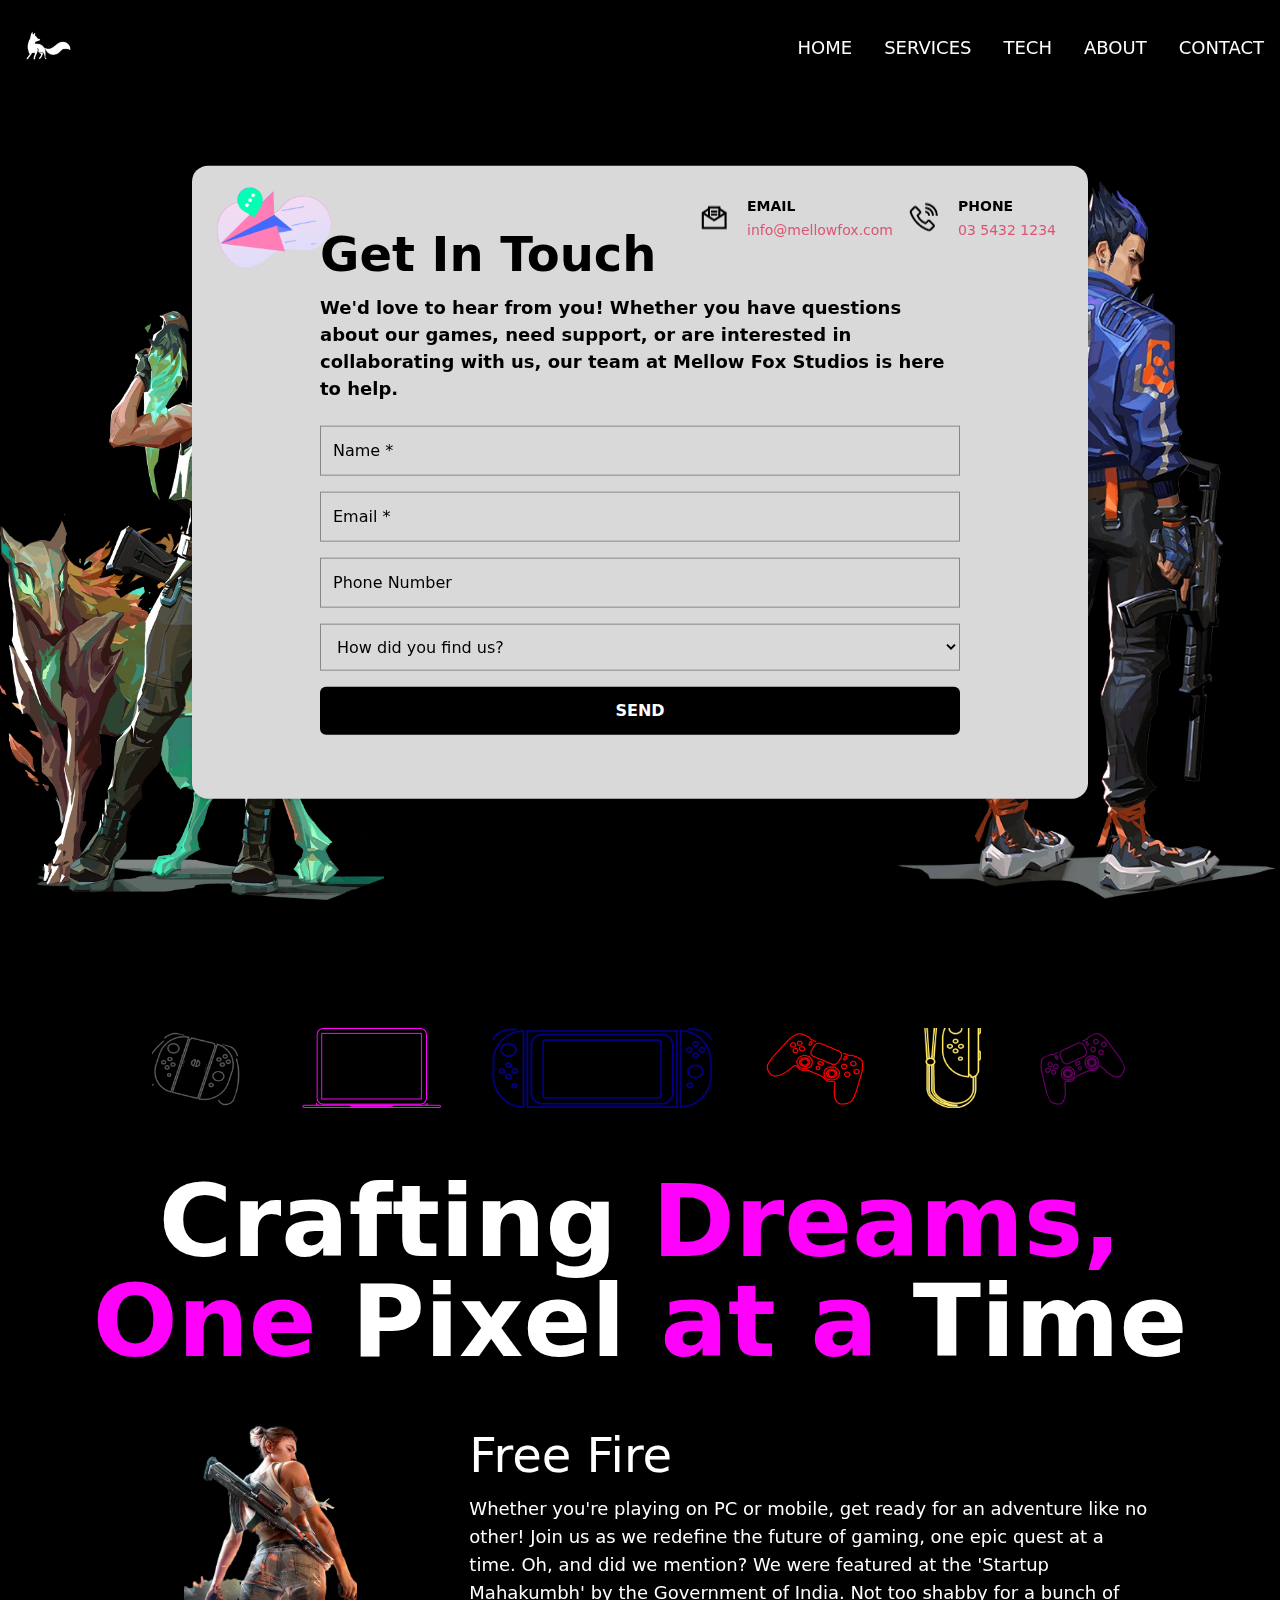
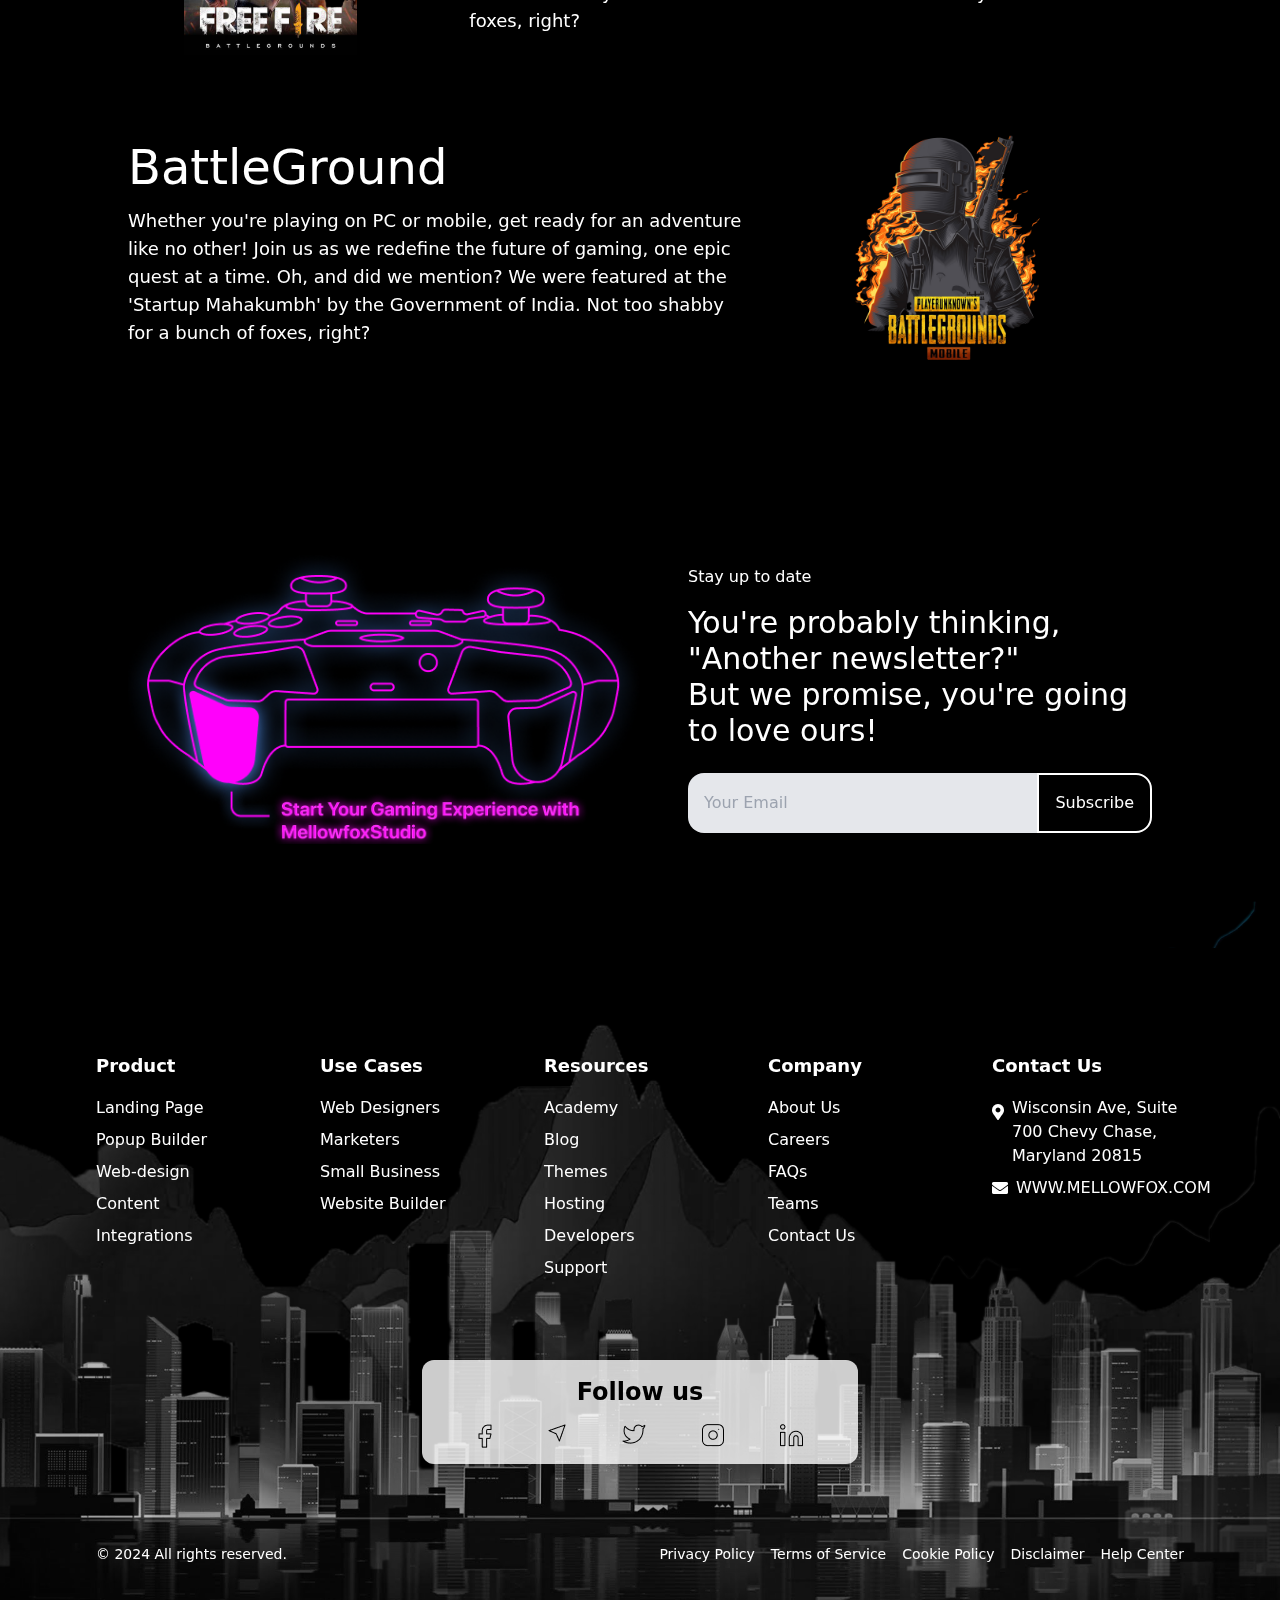
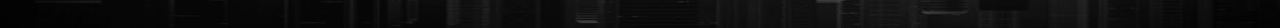
<file: contact.html>
<!DOCTYPE html>
<html lang="en">
  <head>
    <meta charset="UTF-8" />
    <meta name="viewport" content="width=device-width, initial-scale=1.0" />
    <link rel="stylesheet" href="css/output.css" />
    <link rel="preconnect" href="https://fonts.googleapis.com" />
    <link rel="preconnect" href="https://fonts.gstatic.com" crossorigin />
    <link
      href="https://fonts.googleapis.com/css2?family=Squada+One&display=swap"
      rel="stylesheet"
    />
    <link
      href="https://cdnjs.cloudflare.com/ajax/libs/font-awesome/5.15.4/css/all.min.css"
      rel="stylesheet"
    />

    <title>Mellow Fox Studios | Home</title>
  </head>
  <body>
    <!-- Header Section -->
    <header
      class="absolute top-0 left-1/2 transform -translate-x-1/2 w-full max-w-7xl z-20 flex justify-between items-center p-4"
    >
      <!-- Logo -->
      <div>
        <a href="/index.html">
          <img src="images/logo.png" alt="Logo" class="h-16" />
        </a>
      </div>

      <!-- Mobile Menu Button (Hamburger) -->
      <div class="md:hidden">
        <button id="menu-toggle" class="text-white focus:outline-none">
          <svg
            class="w-8 h-8"
            xmlns="http://www.w3.org/2000/svg"
            fill="none"
            viewBox="0 0 24 24"
            stroke="currentColor"
          >
            <path
              stroke-linecap="round"
              stroke-linejoin="round"
              stroke-width="2"
              d="M4 6h16M4 12h16m-7 6h7"
            />
          </svg>
        </button>
      </div>

      <!-- Navigation -->
      <nav class="hidden md:block">
        <ul id="menu" class="md:flex space-x-8 text-lg font-medium text-white">
          <li><a href="index.html" class="hover:text-custom-pink">HOME</a></li>
          <li>
            <a href="services.html" class="hover:text-custom-pink">SERVICES</a>
          </li>
          <li><a href="#" class="hover:text-custom-pink">TECH</a></li>
          <li>
            <a href="about-us.html" class="hover:text-custom-pink">ABOUT</a>
          </li>
          <li>
            <a href="contact.html" class="hover:text-custom-pink">CONTACT</a>
          </li>
        </ul>
      </nav>
    </header>

    <!-- Mobile Menu -->
    <nav
      id="mobile-menu"
      class="z-50 hidden fixed inset-0 text-center bg-black bg-opacity-90 text-white p-6 flex-col space-y-10"
    >
      <!-- Close Button -->
      <button
        id="close-menu"
        class="absolute top-0 right-0 p-6 text-white text-4xl focus:outline-none"
      >
        &times;
      </button>

      <div class="flex flex-col items-center justify-center mt-20">
        <ul class="text-lg font-medium space-y-4">
          <li>
            <a href="index.html" class="hover:text-custom-pink block">HOME</a>
          </li>
          <li>
            <a href="services.html" class="hover:text-custom-pink block"
              >SERVICES</a
            >
          </li>
          <li><a href="#" class="hover:text-custom-pink block">TECH</a></li>
          <li>
            <a href="about-us.html" class="hover:text-custom-pink block"
              >ABOUT</a
            >
          </li>
          <li>
            <a href="contact.html" class="hover:text-custom-pink block"
              >CONTACT</a
            >
          </li>
        </ul>
      </div>
    </nav>
    <!-- Main Content -->
    <main>
      <!-- Form Section -->
      <section
        class="relative flex justify-center items-center min-h-screen bg-black overflow-hidden p-4 lg:pd-0"
      >
        <!-- Left Background Image -->
        <img
          src="images/right-woman.png"
          alt="Left Man"
          class="hidden lg:block absolute left-0 bottom-0 max-w-sm h-auto"
        />
        <!-- Right Background Image -->
        <img
          src="images/left-man.png"
          alt="Right Woman"
          class="hidden lg:block absolute right-0 bottom-0 max-w-sm h-4/5"
        />

        <!-- Form Container -->
        <div
          style="transform: translateY(5%)"
          class="relative bg-[#D9D9D9] mt-16 lg:mt-0 p-4 pt-32 md:p-16 pb-8 rounded-2xl shadow-md w-full max-w-4xl z-10"
        >
          <!-- Top Left Image -->
          <img
            src="images/contact-us.png"
            alt="Logo"
            class="hidden md:block absolute top-0 left-0 lg:-top-8 lg:-left-4 h-24 w-24 lg:w-48 lg:h-48 object-cover rounded-full"
          />

          <!-- Top Right Contact Details -->
          <div class="absolute top-4 p-4 right-4 flex space-x-4">
            <div class="flex items-center">
              <img src="images/email.png" alt="" />
              <div class="flex flex-col items-start text-xs ml-5">
                <p style="font-size: 14px" class="font-semibold mb-2">EMAIL</p>
                <p style="font-size: 14px" class="text-[#DD5471]">
                  info@mellowfox.com
                </p>
              </div>
            </div>
            <div class="text-xs flex items-center">
              <img src="images/phone.png" alt="" />
              <div class="flex flex-col items-start ml-5">
                <p style="font-size: 14px" class="font-semibold mb-2">PHONE</p>
                <p style="font-size: 14px" class="text-[#DD5471]">
                  03 5432 1234
                </p>
              </div>
            </div>
          </div>

          <!-- Form Content -->
          <div class="px-0 lg:px-16">
            <h2
              class="text-5xl text-left font-bold text-black mb-4 mt-8 lg:mt-0"
            >
              Get In Touch
            </h2>
            <p class="text-left text-black font-semibold mb-6">
              We'd love to hear from you! Whether you have questions about our
              games, need support, or are interested in collaborating with us,
              our team at Mellow Fox Studios is here to help.
            </p>
            <form class="space-y-4">
              <!-- Name Field -->
              <input
                type="text"
                placeholder="Name *"
                class="w-full p-3 placeholder-black border border-[#888888] bg-transparent focus:outline-none"
                onfocus="changePlaceholder(this, 'Name <span style=\'color:red;\'>*</span>')"
                onblur="resetPlaceholder(this, 'Name *')"
              />

              <!-- Email Field -->
              <input
                type="email"
                placeholder="Email *"
                class="w-full p-3 placeholder-black border border-[#888888] bg-transparent focus:outline-none"
                onfocus="changePlaceholder(this, 'Email <span style=\'color:red;\'>*</span>')"
                onblur="resetPlaceholder(this, 'Email *')"
              />

              <!-- Phone Number Field -->
              <input
                type="tel"
                placeholder="Phone Number"
                class="w-full p-3 placeholder-black border border-[#888888] bg-transparent focus:outline-none"
              />

              <!-- How Did You Find Us Dropdown -->
              <select
                class="w-full p-3 border placeholder-black border-[#888888] bg-transparent focus:outline-none"
              >
                <option value="" disabled selected>How did you find us?</option>
                <option value="social_media">Social Media</option>
                <option value="search_engine">Search Engine</option>
                <option value="friend">Friend</option>
                <option value="advertisement">Advertisement</option>
                <option value="other">Other</option>
              </select>

              <!-- Submit Button -->
              <button
                type="submit"
                class="w-full bg-black text-white p-3 rounded-md font-bold hover:bg-gray-800 transition duration-300"
              >
                SEND
              </button>
            </form>
          </div>
        </div>
      </section>

      <!-- section icons -->
      <section class="bg-black overflow-hidden">
        <div
          class="container mx-auto flex justify-between pt-14 md:pt-32 items-center space-x-4"
        >
          <!-- Image 1 -->
          <img
            src="images/switchgrip.png"
            alt="Image 1"
            class="h-20 object-cover"
          />

          <!-- Image 2 -->
          <img
            src="images/laptop.png"
            alt="Image 2"
            class="h-20 object-cover"
          />

          <!-- Image 3 -->
          <img
            src="images/outlines.png"
            alt="Image 3"
            class="h-20 object-cover"
          />

          <!-- Image 4 -->
          <img
            src="images/joystick-red.png"
            alt="Image 4"
            class="h-20 object-cover"
          />

          <img
            src="images/joystick-ver.png"
            alt="Image 4"
            class="h-20 object-cover"
          />

          <!-- Image 5 -->
          <img src="images/PS.png" alt="Image 5" class="h-20 object-cover" />
        </div>
      </section>

      <!-- New Section -->
      <section class="bg-black text-white py-16 px-4 text-center">
        <h2 class="text-5xl md:text-[100px] font-bold">
          Crafting <span class="text-custom-pink">Dreams,</span>
        </h2>
        <h2 class="text-5xl md:text-[100px] font-bold mb-6">
          <span class="text-custom-pink">One</span> Pixel
          <span class="text-custom-pink">at a</span> Time
        </h2>

        <div
          class="flex flex-col lg:flex-row mb-10 items-center justify-center lg:justify-between max-w-5xl mx-auto"
        >
          <img
            src="images/freefire.png"
            alt="Adventure Image"
            class="w-1/2 lg:w-1/5 md:w-1/4 p-4 lg:ml-10"
          />

          <div class="w-full lg:w-2/3 text-lg text-left">
            <h2 class="text-5xl mb-4">Free Fire</h2>
            <p>
              Whether you're playing on PC or mobile, get ready for an adventure
              like no other! Join us as we redefine the future of gaming, one
              epic quest at a time. Oh, and did we mention? We were featured at
              the 'Startup Mahakumbh' by the Government of India. Not too shabby
              for a bunch of foxes, right?
            </p>
          </div>
        </div>

        <div
          class="flex flex-col lg:flex-row-reverse items-center justify-center lg:justify-between max-w-5xl mx-auto mb-12"
        >
          <img
            src="images/battlegrounds.png"
            alt="Adventure Image"
            class="w-full lg:w-2/5 md:w-1/4 p-4"
          />

          <div class="w-full text-left text-lg">
            <h2 class="text-5xl mb-4">BattleGround</h2>
            <p>
              Whether you're playing on PC or mobile, get ready for an adventure
              like no other! Join us as we redefine the future of gaming, one
              epic quest at a time. Oh, and did we mention? We were featured at
              the 'Startup Mahakumbh' by the Government of India. Not too shabby
              for a bunch of foxes, right?
            </p>
          </div>
        </div>
      </section>

      <section class="relative bg-black lg:py-16 p-8 lg:pr-8 mx-auto">
        <div
          class="max-w-5xl mx-auto flex flex-col lg:flex-row items-center mb-10"
        >
          <div class="w-full lg:w-1/2 mb-8 lg:mb-0">
            <img
              src="images/joystick-pink.png"
              alt="Placeholder Image"
              class="w-full h-auto"
            />
          </div>

          <div
            class="text-center md:text-left w-full lg:w-1/2 flex flex-col justify-center text-white lg:pl-12"
          >
            <h2 class="text-md font-light mb-4">Stay up to date</h2>
            <p class="mb-6 text-3xl">
              You're probably thinking, "Another newsletter?" <br />
              But we promise, you're going to love ours!
            </p>

            <div class="flex">
              <input
                type="email"
                placeholder="Your Email"
                class="flex-1 p-4 rounded-l-2xl text-black bg-gray-200 outline-none"
              />
              <button
                class="p-4 bg-black text-white font-light rounded-r-2xl border-2 border-white"
              >
                Subscribe
              </button>
            </div>
          </div>
        </div>

        <img
          src="images/buildings.png"
          alt="Background Image"
          class="absolute bottom-0 left-0 w-full h-1/2 object-cover bg-black"
          style="transform: translateY(80%)"
        />
      </section>
    </main>

    <!-- Footer Section -->
    <footer class="relative bg-black text-white p-16">
      <div class="absolute inset-0">
        <img
          src="images/mountain.png"
          alt="Background Image 1"
          class="w-full h-full object-cover mix-blend-luminosity opacity-70"
        />
      </div>

      <div class="absolute inset-0">
        <img
          src="images/buildings.png"
          alt="Background Image 2"
          class="w-full h-full object-cover mix-blend-luminosity opacity-70"
        />
      </div>

      <div class="relative max-w-7xl mx-auto mt-10 px-4 lg:px-8 z-10">
        <div class="grid grid-cols-2 md:grid-cols-5 gap-8 mb-12">
          <!-- Column 1: Product -->
          <div>
            <h3 class="text-lg font-semibold mb-4">Product</h3>
            <ul class="space-y-2">
              <li><a href="#" class="hover:text-gray-300">Landing Page</a></li>
              <li><a href="#" class="hover:text-gray-300">Popup Builder</a></li>
              <li><a href="#" class="hover:text-gray-300">Web-design</a></li>
              <li><a href="#" class="hover:text-gray-300">Content</a></li>
              <li><a href="#" class="hover:text-gray-300">Integrations</a></li>
            </ul>
          </div>

          <!-- Column 2: Use Cases -->
          <div>
            <h3 class="text-lg font-semibold mb-4">Use Cases</h3>
            <ul class="space-y-2">
              <li><a href="#" class="hover:text-gray-300">Web Designers</a></li>
              <li><a href="#" class="hover:text-gray-300">Marketers</a></li>
              <li>
                <a href="#" class="hover:text-gray-300">Small Business</a>
              </li>
              <li>
                <a href="#" class="hover:text-gray-300">Website Builder</a>
              </li>
            </ul>
          </div>

          <!-- Column 3: Resources -->
          <div>
            <h3 class="text-lg font-semibold mb-4">Resources</h3>
            <ul class="space-y-2">
              <li><a href="#" class="hover:text-gray-300">Academy</a></li>
              <li><a href="#" class="hover:text-gray-300">Blog</a></li>
              <li><a href="#" class="hover:text-gray-300">Themes</a></li>
              <li><a href="#" class="hover:text-gray-300">Hosting</a></li>
              <li><a href="#" class="hover:text-gray-300">Developers</a></li>
              <li><a href="#" class="hover:text-gray-300">Support</a></li>
            </ul>
          </div>

          <!-- Column 4: Company -->
          <div>
            <h3 class="text-lg font-semibold mb-4">Company</h3>
            <ul class="space-y-2">
              <li><a href="#" class="hover:text-gray-300">About Us</a></li>
              <li><a href="#" class="hover:text-gray-300">Careers</a></li>
              <li><a href="#" class="hover:text-gray-300">FAQs</a></li>
              <li><a href="#" class="hover:text-gray-300">Teams</a></li>
              <li><a href="#" class="hover:text-gray-300">Contact Us</a></li>
            </ul>
          </div>

          <!-- Column 5: Contact Us -->
          <div>
            <h3 class="text-lg font-semibold mb-4">Contact Us</h3>
            <ul class="space-y-2">
              <li class="flex items-center">
                <i class="fa fa-map-marker-alt self-start mt-2 mr-2"></i>
                <span
                  >Wisconsin Ave, Suite 700 Chevy Chase, Maryland 20815</span
                >
              </li>
              <li class="flex items-center">
                <i class="fas fa-envelope mr-2"></i>
                <span>WWW.MELLOWFOX.COM</span>
              </li>
            </ul>
          </div>
        </div>

        <!-- Social Media Card -->
        <div
          class="flex flex-col justify-center mx-auto w-full lg:w-2/5 items-center my-20 bg-white bg-opacity-80 rounded-xl"
        >
          <div class="p-4">
            <h3 class="text-black text-2xl font-semibold mb-4 text-center">
              Follow us
            </h3>
            <div class="rounded-lg flex space-x-14">
              <a href="#"><img src="images/facebook.png" /></a>
              <a href="#"><img src="images/telegram.png" /></a>
              <a href="#"><img src="images/twitter.png" /></a>
              <a href="#"><img src="images/instagram.png" /></a>
              <a href="#"><img src="images/linkedin.png" /></a>
            </div>
          </div>
        </div>
        <!-- Bottom Row -->
        <div class="flex flex-col md:flex-row justify-between items-center">
          <span class="text-sm mb-8 md:mb-0"
            >&copy; 2024 All rights reserved.</span
          >
          <div
            class="flex flex-col md:flex-row justify-center items-center md:space-x-4"
          >
            <a href="#" class="hover:text-gray-300 text-sm mb-4 md:mb-0"
              >Privacy Policy</a
            >
            <a href="#" class="hover:text-gray-300 text-sm mb-4 md:mb-0"
              >Terms of Service</a
            >
            <a href="#" class="hover:text-gray-300 text-sm mb-4 md:mb-0"
              >Cookie Policy</a
            >
            <a href="#" class="hover:text-gray-300 text-sm mb-4 md:mb-0"
              >Disclaimer</a
            >
            <a href="#" class="hover:text-gray-300 text-sm">Help Center</a>
          </div>
        </div>
      </div>
    </footer>

    <script>
      const menuToggle = document.getElementById('menu-toggle')
      const menu = document.getElementById('menu')
      const mobileMenu = document.getElementById('mobile-menu')

      menuToggle.addEventListener('click', () => {
        mobileMenu.classList.toggle('hidden')
      })

      // Close menu functionality
      document
        .getElementById('close-menu')
        .addEventListener('click', function () {
          document.getElementById('mobile-menu').classList.add('hidden')
        })
    </script>
  </body>
</html>
</file>
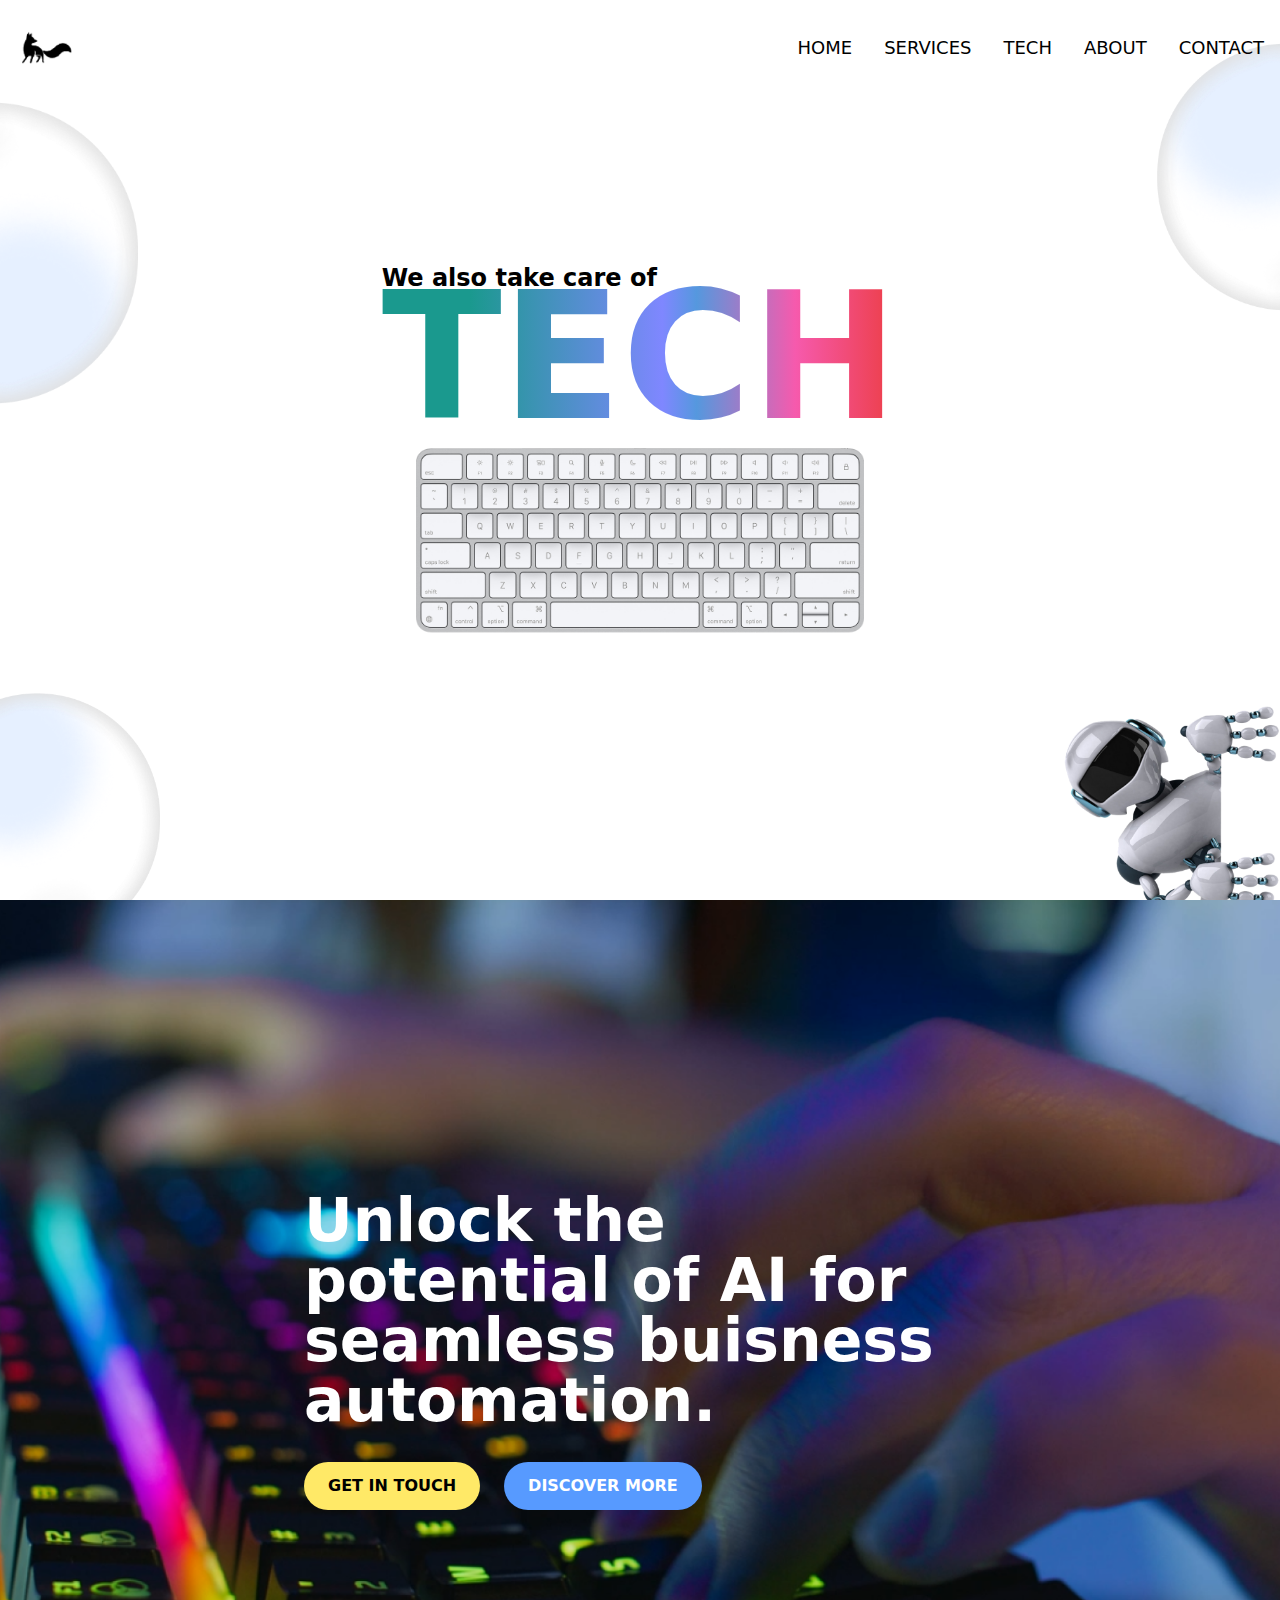
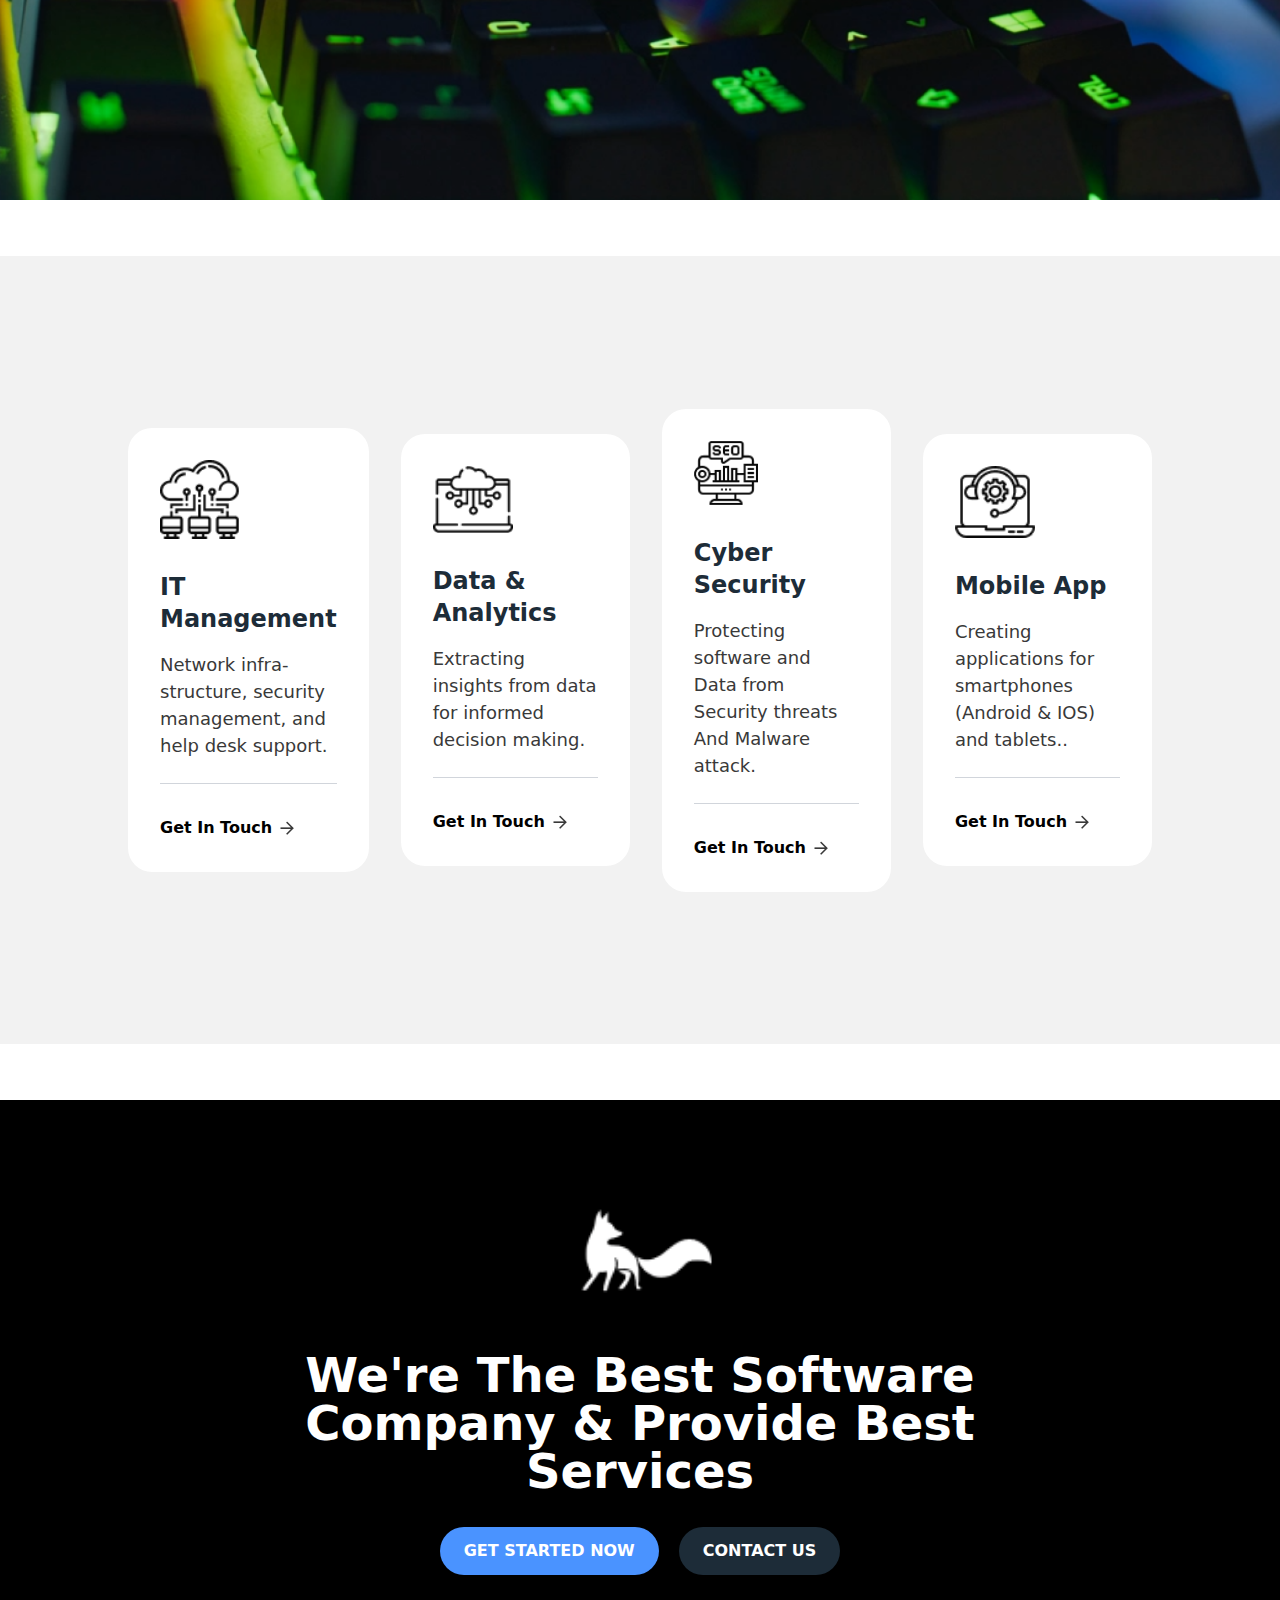
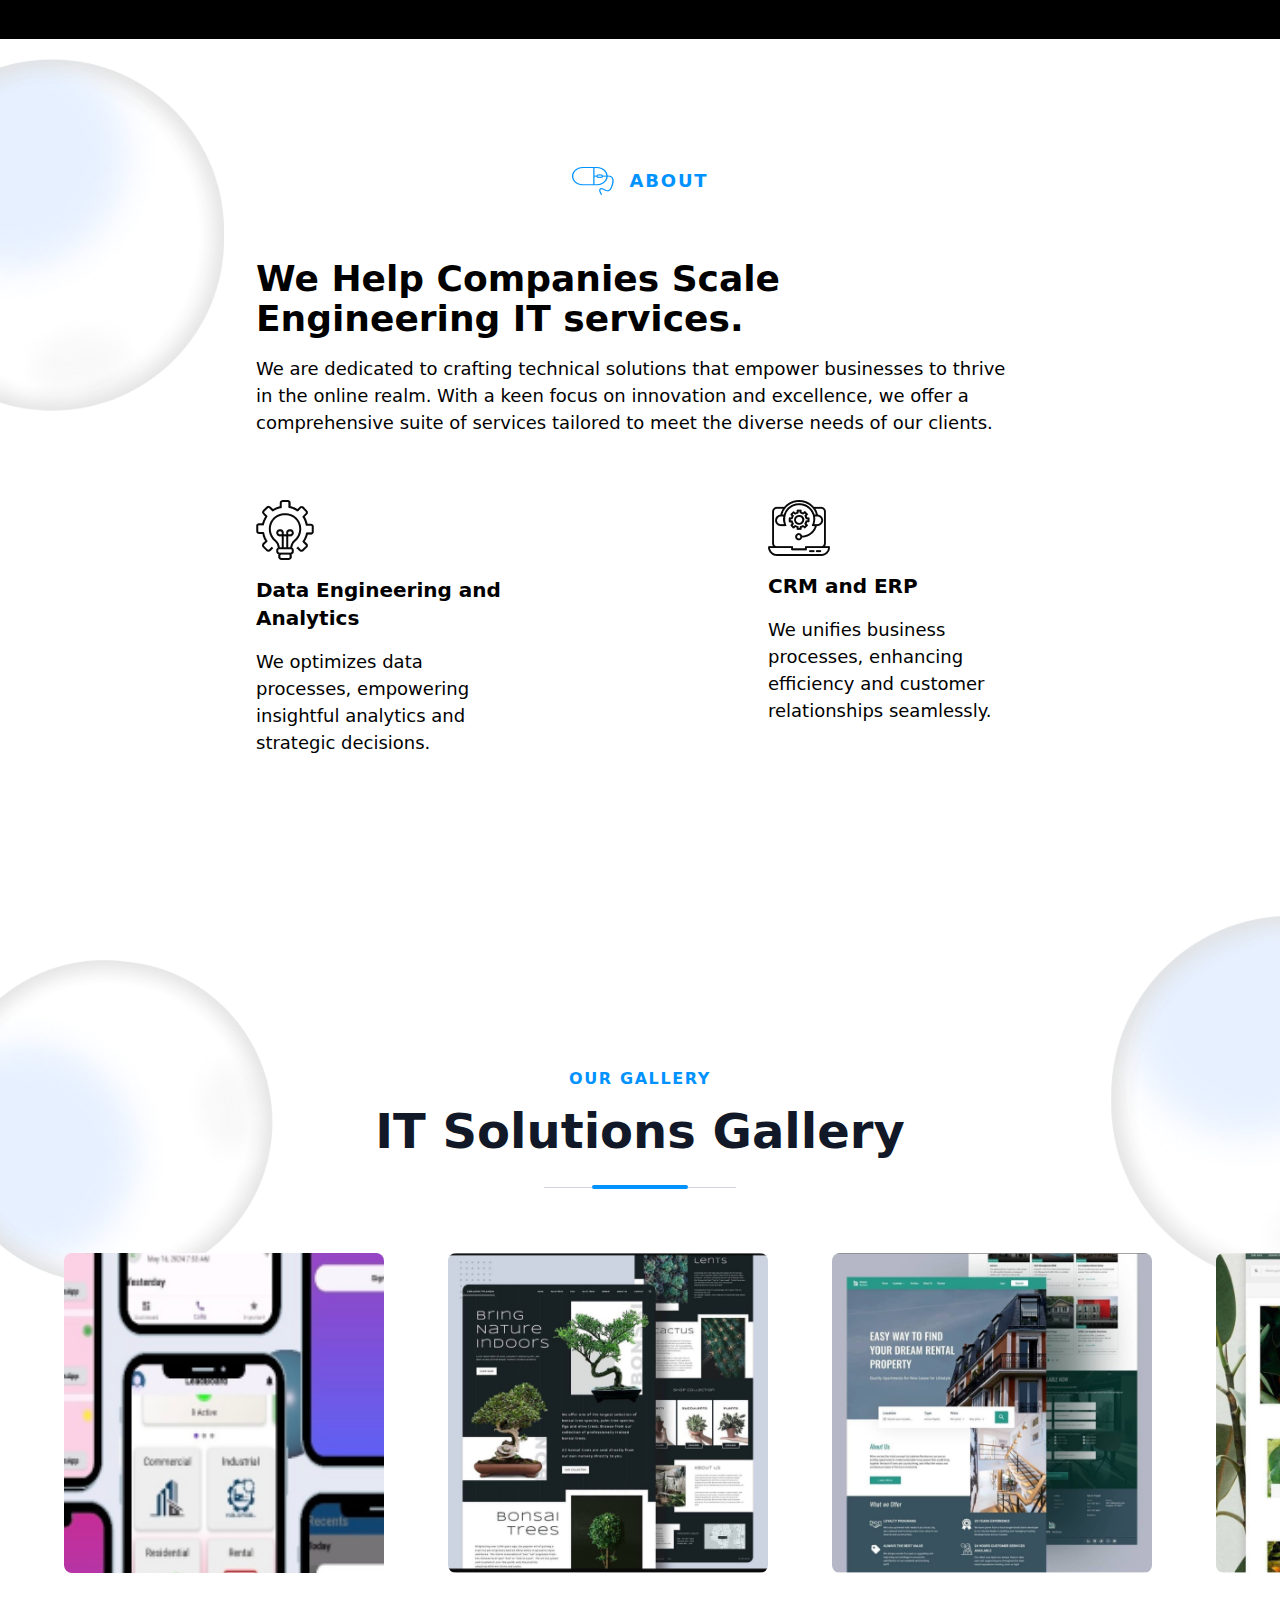
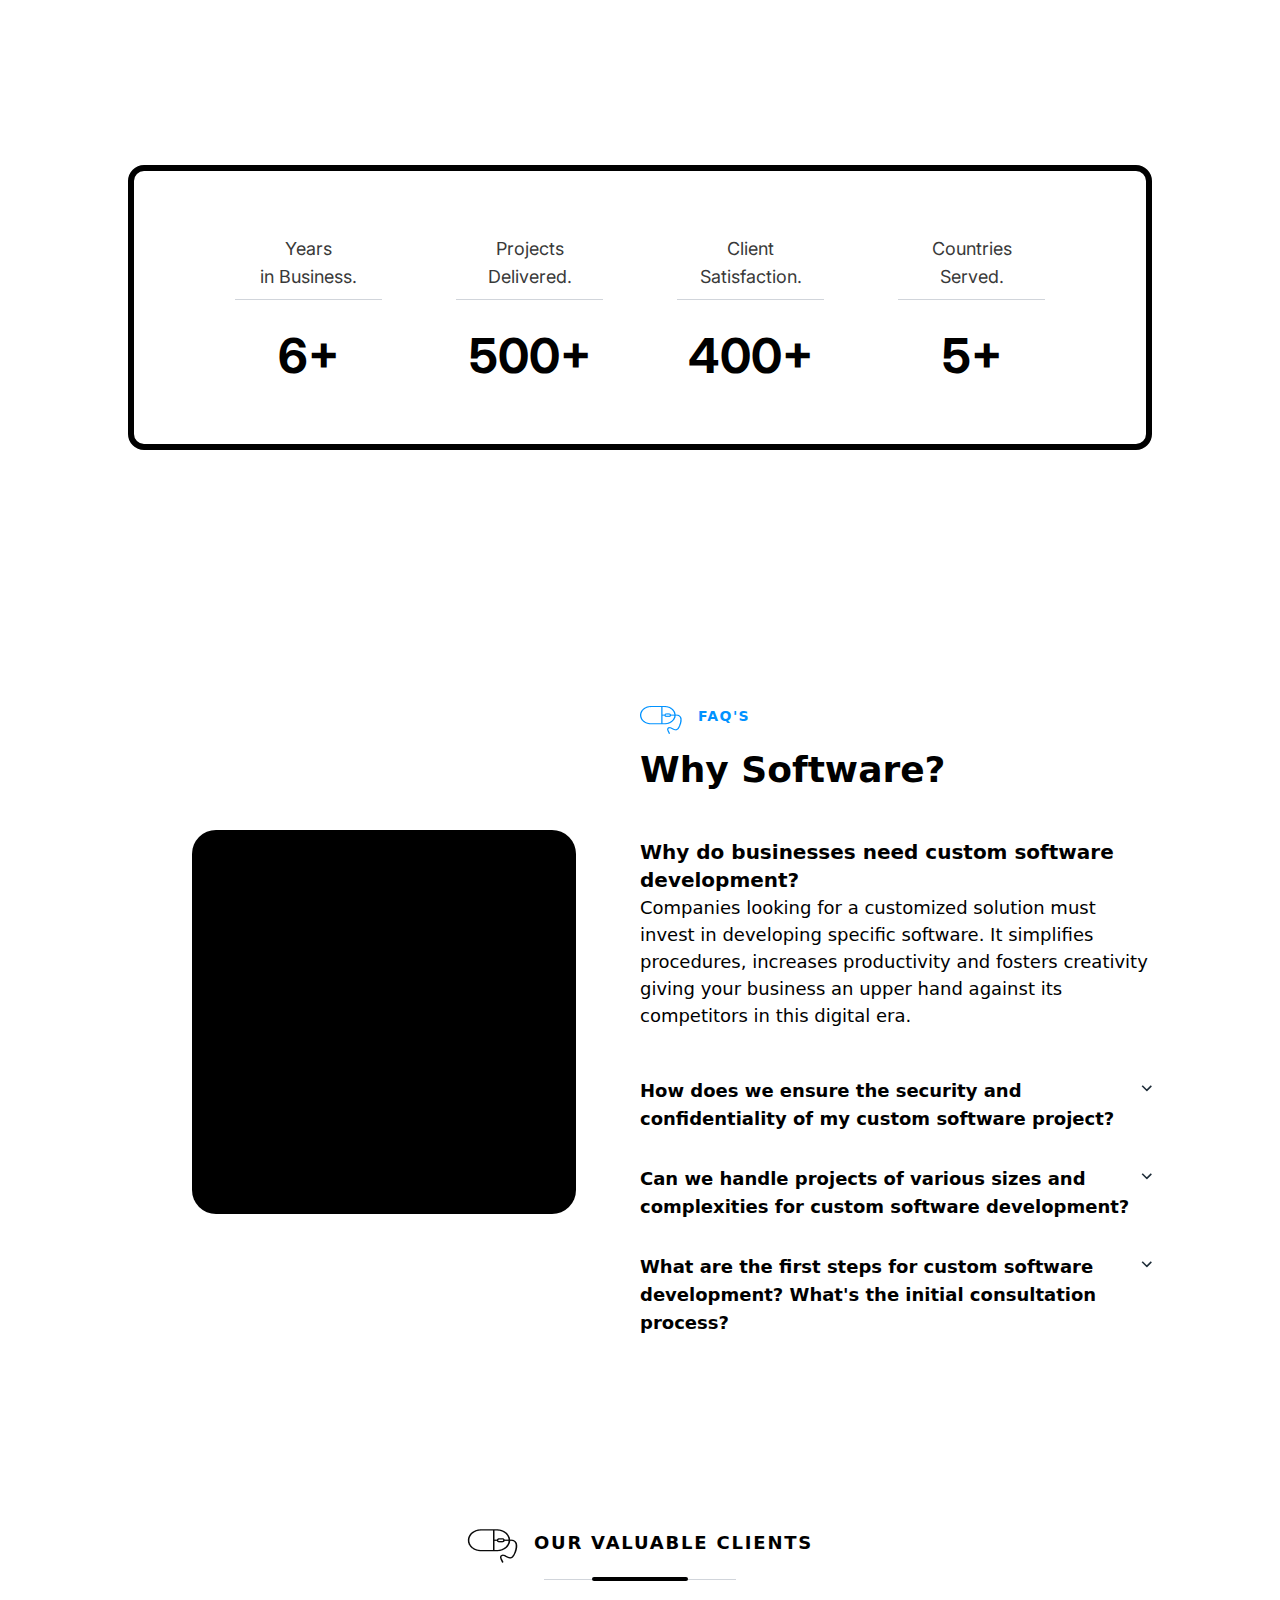
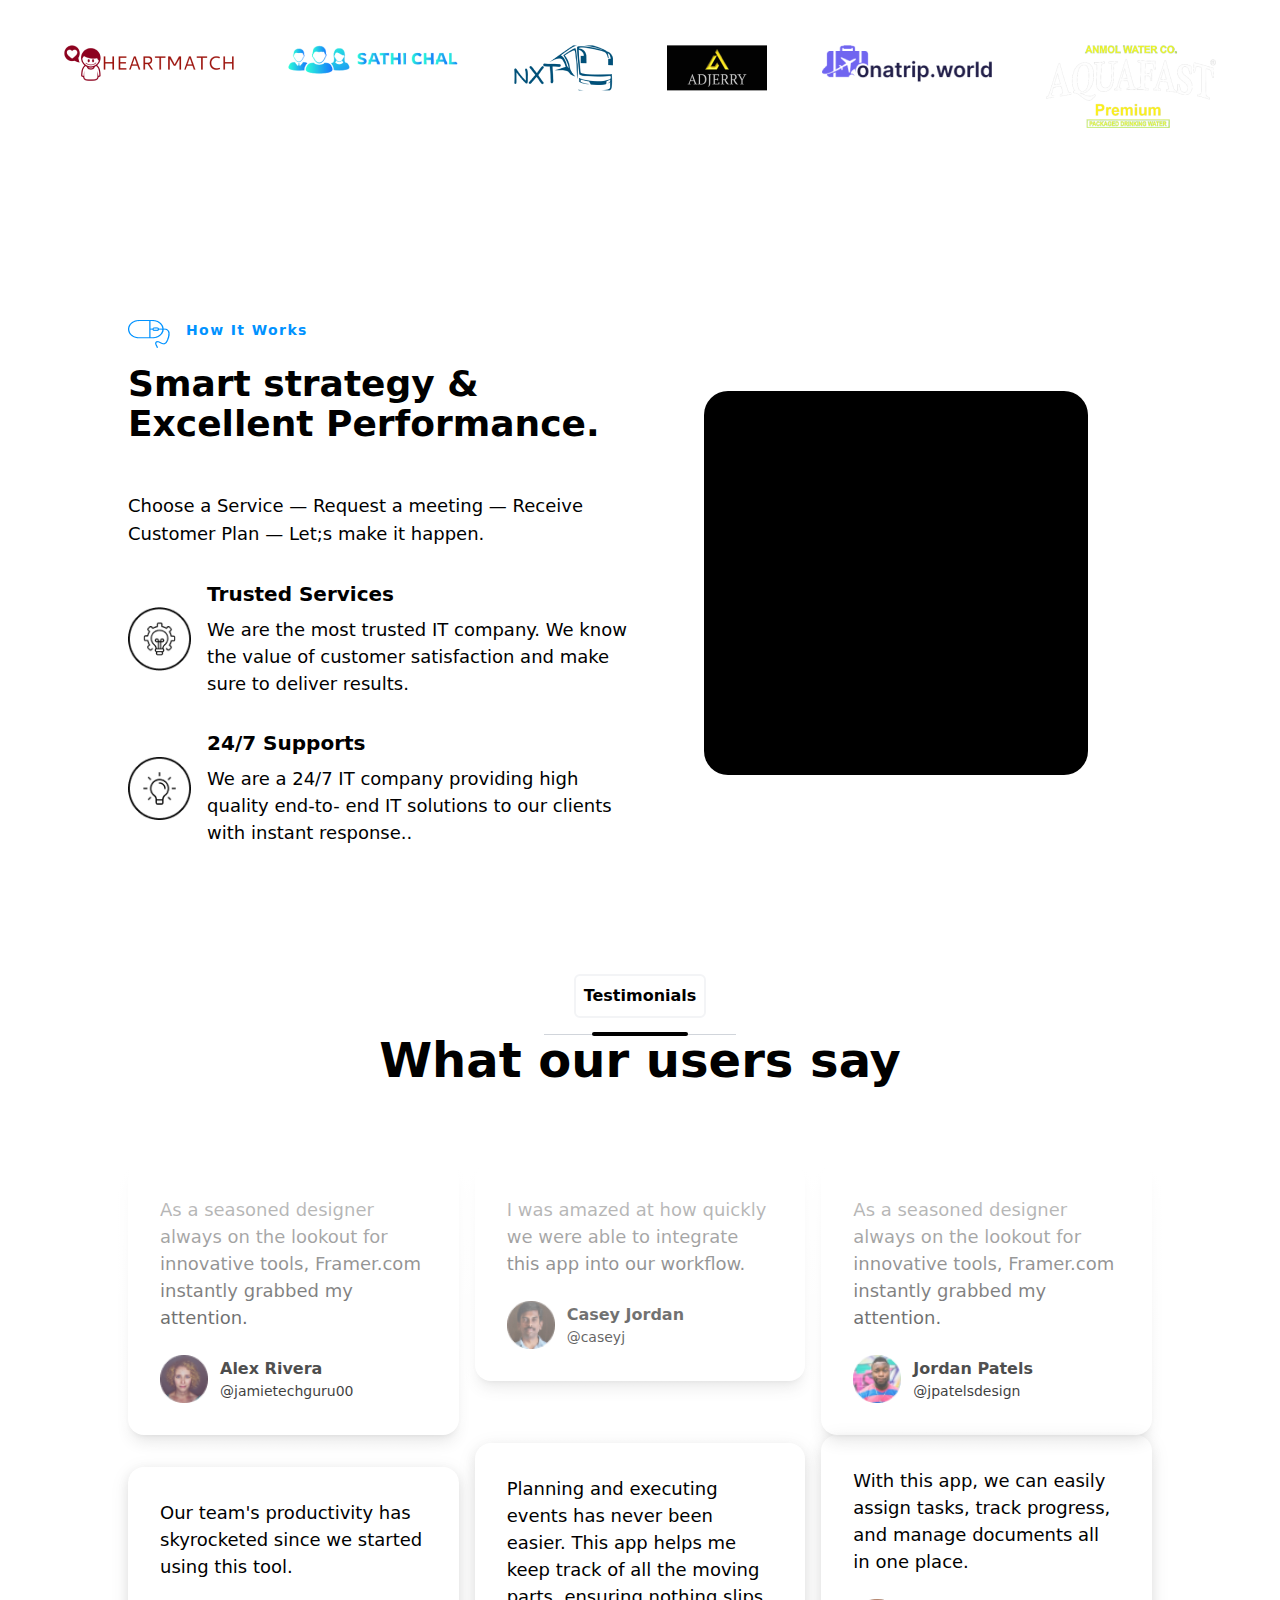
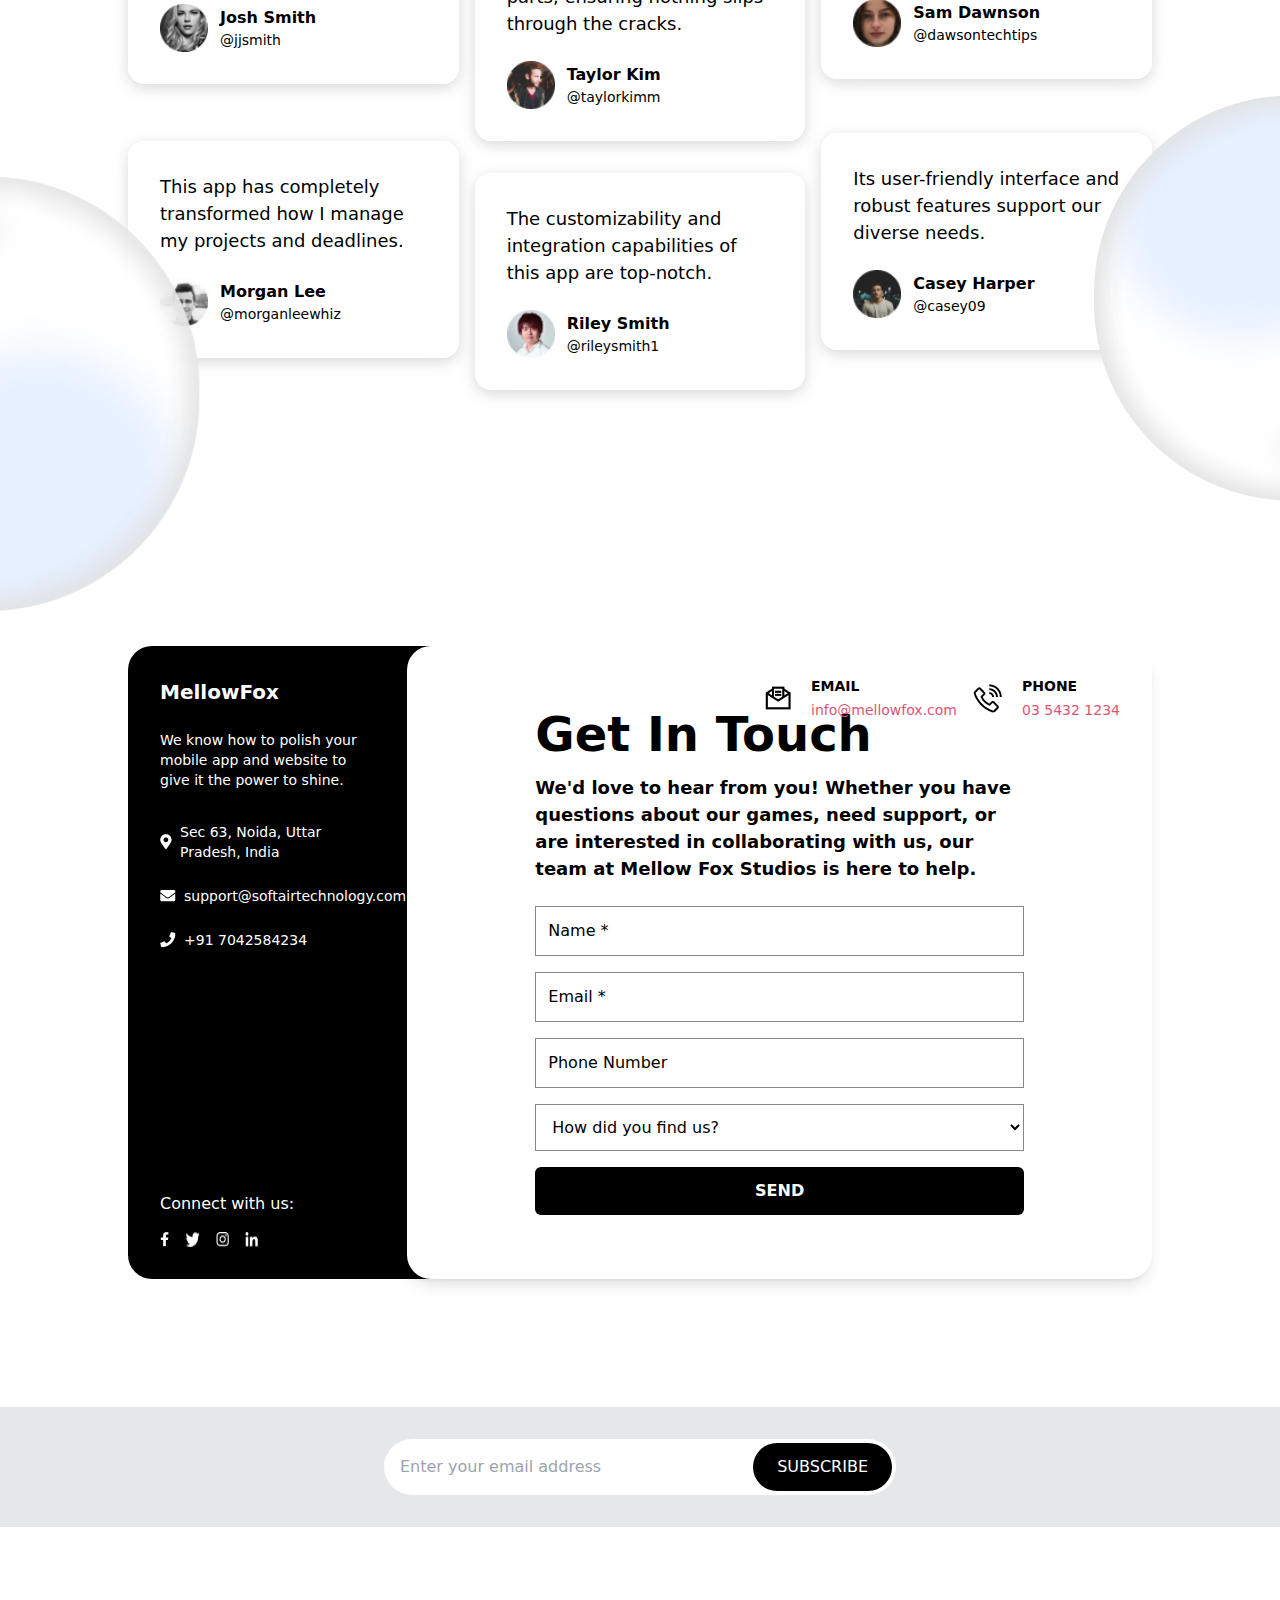
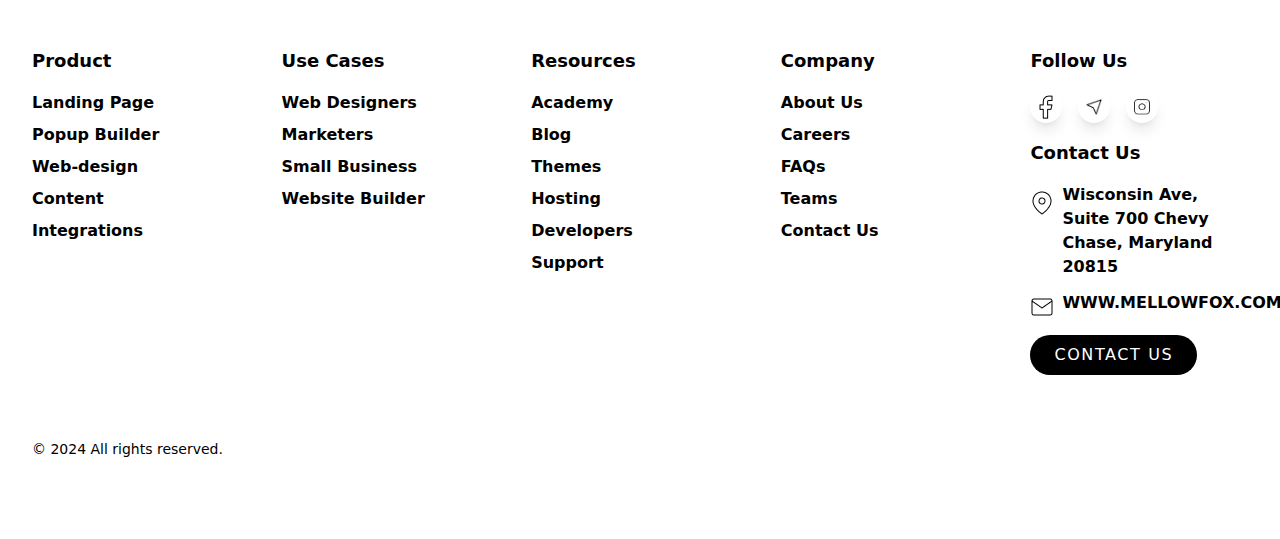
<file: tech.html>
<!DOCTYPE html>
<html lang="en">
  <head>
    <meta charset="UTF-8" />
    <meta name="viewport" content="width=device-width, initial-scale=1.0" />
    <link rel="stylesheet" href="css/output.css" />
    <link rel="preconnect" href="https://fonts.googleapis.com" />
    <link rel="preconnect" href="https://fonts.gstatic.com" crossorigin />
    <link
      href="https://fonts.googleapis.com/css2?family=Squada+One&display=swap"
      rel="stylesheet"
    />
    <link
      href="https://fonts.googleapis.com/css2?family=Inter:ital,opsz,wght@0,14..32,100..900;1,14..32,100..900&display=swap"
      rel="stylesheet"
    />
    <link
      href="https://cdnjs.cloudflare.com/ajax/libs/font-awesome/5.15.4/css/all.min.css"
      rel="stylesheet"
    />

    <link
      rel="stylesheet"
      href="https://unpkg.com/swiper/swiper-bundle.min.css"
    />

    <!-- Swiper JS -->
    <script src="https://unpkg.com/swiper/swiper-bundle.min.js"></script>

    <title>Mellow Fox Studios | Tech</title>

    <style>
      ::-webkit-scrollbar {
        width: 12px;
      }

      ::-webkit-scrollbar-track {
        background: #fff;
      }

      ::-webkit-scrollbar-thumb {
        background-color: #000;
        border-radius: 10px;
        border: 3px solid transparent;
      }

      ::-webkit-scrollbar-thumb:hover {
        background-color: #555;
      }

      body {
        scrollbar-width: thin;
        scrollbar-color: #888 #f1f1f1;
      }
    </style>
  </head>
  <body class="overflow-x-hidden">
    <!-- Header Section -->
    <header
      class="absolute top-0 left-1/2 transform -translate-x-1/2 w-full max-w-7xl z-20 flex justify-between items-center p-4"
    >
      <!-- Logo -->
      <div>
        <a href="/index.html">
          <img src="images/logo-black.png" alt="Logo" class="h-16" />
        </a>
      </div>

      <!-- Navigation -->
      <nav>
        <ul class="flex space-x-8 text-lg font-medium text-black">
          <li><a href="index.html" class="hover:text-custom-pink">HOME</a></li>
          <li>
            <a href="services.html" class="hover:text-custom-pink">SERVICES</a>
          </li>
          <li><a href="#" class="hover:text-custom-pink">TECH</a></li>
          <li>
            <a href="about-us.html" class="hover:text-custom-pink">ABOUT</a>
          </li>
          <li>
            <a href="contact.html" class="hover:text-custom-pink">CONTACT</a>
          </li>
        </ul>
      </nav>
    </header>

    <!-- Main Content -->
    <main>
      <section
        class="relative flex flex-col items-center justify-center h-screen text-left overflow-hidden"
      >
        <div class="max-auto max-w-7xl space-y-0">
          <p class="text-2xl font-semibold m-0 leading-none">
            We also take care of
          </p>
          <h2
            class="font-bold bg-clip-text text-transparent leading-none"
            style="
              margin-top: -20px;
              font-size: 11rem;
              background-image: linear-gradient(
                90deg,
                #1a998e 16.99%,
                #7f87ff 54.34%,
                #5598de 60.99%,
                #f65aad 80.08%,
                #ec3d43 100%
              );
            "
          >
            TECH
          </h2>

          <!-- Image Below the Text -->
          <div class="mx-auto flex justify-center items-center">
            <img
              src="images/keyboard (1).png"
              alt="Description of the Image"
              class="w-full max-w-md object-contain"
            />
          </div>

          <!-- Clipped Images -->
          <div class="absolute right-0 bottom-0 overflow-hidden">
            <img src="images/img2.png.png" class="w-56" alt="" />
          </div>

          <div class="absolute right-0 top-8 overflow-hidden max-w-xs">
            <img src="images/Component 8.png" class="w-32" alt="" />
          </div>

          <div
            class="absolute left-0 max-w-xs overflow-hidden"
            style="bottom: -5%"
          >
            <img src="images/Component 5.png" class="w-40" alt="" />
          </div>

          <div
            class="absolute left-0 max-w-xs rotate-180 overflow-hidden"
            style="top: 10%"
          >
            <img src="images/Component 8.png" class="w-36" alt="" />
          </div>
        </div>
      </section>

      <section
        class="h-screen bg-no-repeat bg-cover flex items-center justify-center bg-black"
        style="background-image: url(images/bg-tech.png)"
      >
        <div
          class="flex flex-col mx-auto max-w-2xl items-center justify-center"
        >
          <h3 class="text-white text-2xl md:text-6xl font-bold text-left">
            Unlock the potential of AI for seamless buisness automation.
          </h3>
          <div class="flex w-full space-x-6 mt-8 justify-start">
            <button
              class="bg-[#FFE967] text-black font-bold px-6 py-3 rounded-full"
            >
              GET IN TOUCH
            </button>
            <button
              class="bg-[#579AFF] text-white font-bold px-6 py-3 rounded-full"
            >
              DISCOVER MORE
            </button>
          </div>
        </div>
      </section>

      <section class="bg-[#F2F2F2FA] relative h-screen">
        <div class="h-14 bg-white w-full absolute top-0 left-0 right-0"></div>
        <div
          class="h-14 bg-white w-full absolute bottom-0 left-0 right-0"
        ></div>

        <div
          class="flex col md:row items-center justify-center space-x-8 w-full h-full p-32"
        >
          <div class="flex flex-col md:w-1/4 bg-white rounded-3xl p-8">
            <img src="images/it.png" alt="IT" class="w-20 h-auto mb-8" />
            <h3 class="text-[#1D2C38] text-2xl font-semibold mb-4">
              IT Management
            </h3>
            <p class="text-[#393939]">
              Network infra-structure, security management, and help desk
              support.
            </p>
            <div class="h-[1px] w-full mt-6 mb-4 bg-gray-300"></div>
            <button
              class="flex space-x-4 items-center font-semibold mt-4 text-[#393939 ]"
            >
              Get In Touch
              <img src="images/right-arrow.png" class="ml-2" alt="" />
            </button>
          </div>

          <div class="flex flex-col md:w-1/4 bg-white rounded-3xl p-8">
            <img src="images/data.png" alt="IT" class="w-20 h-auto mb-8" />
            <h3 class="text-[#1D2C38] text-2xl font-semibold mb-4">
              Data & Analytics
            </h3>
            <p class="text-[#393939]">
              Extracting insights from data for informed decision making.
            </p>
            <div class="h-[1px] w-full mt-6 mb-4 bg-gray-300"></div>
            <button
              class="flex space-x-4 items-center font-semibold mt-4 text-[#393939 ]"
            >
              Get In Touch
              <img src="images/right-arrow.png" class="ml-2" alt="" />
            </button>
          </div>

          <div class="flex flex-col md:w-1/4 bg-white rounded-3xl p-8">
            <img src="images/cyber.png" alt="IT" class="w-16 h-auto mb-8" />
            <h3 class="text-[#1D2C38] text-2xl font-semibold mb-4">
              Cyber Security
            </h3>
            <p class="text-[#393939]">
              Protecting software and Data from Security threats And Malware
              attack.
            </p>
            <div class="h-[1px] w-full mt-6 mb-4 bg-gray-300"></div>
            <button
              class="flex space-x-4 items-center font-semibold mt-4 text-[#393939 ]"
            >
              Get In Touch
              <img src="images/right-arrow.png" class="ml-2" alt="" />
            </button>
          </div>

          <div class="flex flex-col md:w-1/4 bg-white rounded-3xl p-8">
            <img src="images/mobile.png" alt="IT" class="w-20 h-auto mb-8" />
            <h3 class="text-[#1D2C38] text-2xl font-semibold mb-4">
              Mobile App
            </h3>
            <p class="text-[#393939]">
              Creating applications for smartphones (Android & IOS) and
              tablets..
            </p>
            <div class="h-[1px] w-full mt-6 mb-4 bg-gray-300"></div>
            <button
              class="flex space-x-4 items-center font-semibold mt-4 text-[#393939 ]"
            >
              Get In Touch
              <img src="images/right-arrow.png" class="ml-2" alt="" />
            </button>
          </div>
        </div>
      </section>

      <section
        class="flex w-full justify-center align-center flex-col mx-auto bg-black"
      >
        <div
          class="mx-auto max-w-4xl flex flex-col items-center justify-center p-16"
        >
          <img src="images/logo.png" class="mx-auto w-44 h-auto" alt="Logo" />
          <h2 class="text-white text-5xl font-bold text-center">
            We're The Best Software Company & Provide Best Services
          </h2>
          <div class="flex space-x-5 mt-8">
            <button
              class="bg-[#4A93FF] text-white font-bold px-6 py-3 rounded-full"
            >
              GET STARTED NOW
            </button>
            <button
              class="bg-[#1D2C38] text-white font-bold px-6 py-3 rounded-full"
            >
              CONTACT US
            </button>
          </div>
        </div>
      </section>

      <!-- about -->
      <section class="relative bg-white h-screen">
        <img
          class="absolute right-0 w-44"
          style="bottom: -40%"
          src="images/Component 8.png"
          alt=""
        />

        <img
          class="absolute left-0 bottom-0 w-72"
          style="bottom: -40%"
          src="images/comp4.png"
          alt=""
        />

        <img
          class="absolute left-0 top-5 w-56"
          src="images/Component 5.png"
          alt=""
        />

        <div
          class="flex flex-col p-32 items-center justify-center w-full mx-auto max-w-5xl"
        >
          <div class="flex space-x-4 mb-16">
            <img src="images/mouse-blue.png" alt="Mouse" />
            <p class="text-[#0092FF] font-semibold tracking-widest">ABOUT</p>
          </div>
          <div>
            <h2 class="text-4xl font-bold mb-4">
              We Help Companies Scale Engineering IT services.
            </h2>
            <p>
              We are dedicated to crafting technical solutions that empower
              businesses to thrive in the online realm. With a keen focus on
              innovation and excellence, we offer a comprehensive suite of
              services tailored to meet the diverse needs of our clients.
            </p>
            <div class="flex justify-between w-full mt-16">
              <div class="w-1/3 space-y-4">
                <img src="images/eng.png" alt="" />
                <h3 class="text-xl font-bold">
                  Data Engineering and Analytics
                </h3>
                <p>
                  We optimizes data processes, empowering insightful analytics
                  and strategic decisions.
                </p>
              </div>
              <div class="w-1/3 space-y-4">
                <img src="images/mobile.png" alt="" />
                <h3 class="text-xl font-bold">CRM and ERP</h3>
                <p>
                  We unifies business processes, enhancing efficiency and
                  customer relationships seamlessly.
                </p>
              </div>
            </div>
          </div>
        </div>
      </section>

      <section class="bg-white p-16 pt-32 overflow-hidden">
        <!-- Heading -->
        <div class="text-center mb-6">
          <h3 class="text-md tracking-widest mb-4 text-[#0092FF] font-semibold">
            OUR GALLERY
          </h3>
          <h2 class="text-5xl font-bold text-gray-900">IT Solutions Gallery</h2>
          <div class="flex flex-col m-8 items-center justify-center">
            <div class="h-[1px] bg-gray-300 w-48"></div>
            <div
              class="h-1 bg-[#0092FF] rounded-full w-24"
              style="margin-top: -3px"
            ></div>
          </div>
        </div>

        <!-- Swiper Carousel -->
        <div class="swiper-container mt-16">
          <div class="swiper-wrapper">
            <!-- Slide 1 -->
            <div class="swiper-slide flex items-center justify-center">
              <img
                src="images/image1.png"
                alt="Image 1"
                class="w-80 h-80 object-cover rounded-lg"
              />
            </div>
            <!-- Slide 2 -->
            <div class="swiper-slide flex items-center justify-center">
              <img
                src="images/image2.jpg"
                alt="Image 2"
                class="w-80 h-80 object-cover rounded-lg"
              />
            </div>
            <!-- Slide 3 -->
            <div class="swiper-slide flex items-center justify-center">
              <img
                src="images/image3.jpg"
                alt="Image 3"
                class="w-80 h-80 object-cover rounded-lg"
              />
            </div>
            <!-- Slide 4 -->
            <div class="swiper-slide flex items-center justify-center">
              <img
                src="images/image4.jpg"
                alt="Image 4"
                class="w-80 h-80 object-cover rounded-lg"
              />
            </div>
            <!-- Slide 5 -->
            <div class="swiper-slide flex items-center justify-center">
              <img
                src="images/image6.png"
                alt="Image 5"
                class="w-80 h-80 object-cover rounded-lg"
              />
            </div>
          </div>
        </div>
      </section>

      <section class="bg-white items-center justify-center p-32">
        <div
          class="border-[6px] border-black rounded-2xl flex items-center justify-center px-16 py-16 max-w-6xl mx-auto font-inter"
        >
          <div class="flex flex-col items-center justify-center w-1/4">
            <h3 class="text-lg text-[#393939]">Years</h3>
            <h3 class="text-lg mb-2 text-[#393939]">in Business.</h3>
            <div class="h-[1px] w-2/3 bg-gray-300"></div>
            <h1 class="text-5xl mt-8 font-bold">6+</h1>
          </div>

          <div class="flex flex-col items-center justify-center w-1/4">
            <h3 class="text-lg text-[#393939] leading-0">Projects</h3>
            <h3 class="text-lg mb-2 text-[#393939]">Delivered.</h3>
            <div class="h-[1px] w-2/3 bg-gray-300"></div>
            <h1 class="text-5xl mt-8 font-bold">500+</h1>
          </div>

          <div class="flex flex-col items-center justify-center w-1/4">
            <h3 class="text-lg text-[#393939]">Client</h3>
            <h3 class="text-lg mb-2 text-[#393939]">Satisfaction.</h3>
            <div class="h-[1px] w-2/3 bg-gray-300"></div>
            <h1 class="text-5xl mt-8 font-bold">400+</h1>
          </div>

          <div class="flex flex-col items-center justify-center w-1/4">
            <h3 class="text-lg text-[#393939]">Countries</h3>
            <h3 class="text-lg mb-2 text-[#393939]">Served.</h3>
            <div class="h-[1px] w-2/3 bg-gray-300"></div>
            <h1 class="text-5xl mt-8 font-bold">5+</h1>
          </div>
        </div>
      </section>

      <!-- faq -->
      <section
        class="flex items-center justify-between mx-auto bg-white w-full p-32"
      >
        <div class="w-1/2 justify-self-end">
          <div class="w-96 h-96 bg-black mx-auto rounded-3xl"></div>
        </div>
        <div class="w-1/2">
          <div class="flex space-x-4 mb-4">
            <img src="images/mouse-blue.png" class="max-w-xs" alt="Mouse" />
            <p class="text-[#0092FF] font-semibold tracking-widest text-sm">
              FAQ'S
            </p>
          </div>
          <div class="flex flex-col">
            <h2 class="text-4xl font-bold mb-12">Why Software?</h2>
            <h3 class="text-xl font-semibold">
              Why do businesses need custom software development?
            </h3>
            <p>
              Companies looking for a customized solution must invest in
              developing specific software. It simplifies procedures, increases
              productivity and fosters creativity giving your business an upper
              hand against its competitors in this digital era.
            </p>
          </div>
          <div class="flex items-start justify-center mt-12">
            <p class="font-semibold text-lg">
              How does we ensure the security and confidentiality of my custom
              software project?
            </p>
            <img class="w-4 mt-2" src="images/arrow.png" alt="" />
          </div>
          <div class="flex items-start justify-center mt-8">
            <p class="font-semibold text-lg">
              Can we handle projects of various sizes and complexities for
              custom software development?
            </p>
            <img class="w-4 mt-2" src="images/arrow.png" alt="" />
          </div>
          <div class="flex items-start justify-center mt-8">
            <p class="font-semibold text-lg">
              What are the first steps for custom software development? What's
              the initial consultation process?
            </p>
            <img class="w-4 mt-2" src="images/arrow.png" alt="" />
          </div>
        </div>
      </section>

      <section class="bg-white">
        <div class="mx-auto p-16 flex flex-col items-center justify-center">
          <div class="flex space-x-4 mb-4">
            <img src="images/mouse.png" alt="Mouse" />
            <p class="font-semibold tracking-widest">OUR VALUABLE CLIENTS</p>
          </div>
          <div class="flex flex-col mb-8 items-center justify-center">
            <div class="h-[1px] bg-gray-300 w-48"></div>
            <div
              class="h-1 bg-black rounded-full w-24"
              style="margin-top: -3px"
            ></div>
          </div>
          <div class="flex w-full max-w-7xl items-start justify-between mt-8">
            <img src="images/heartmatch.png.png" alt="" />
            <img src="images/sathichal.png.png" alt="" />
            <img src="images/nxtbus.png.png" alt="" />
            <img src="images/adjerry.jpeg.png" alt="" />
            <img src="images/one.png.png" alt="" />
            <img src="images/aquafast.png.png" alt="" />
          </div>
        </div>
      </section>

      <!-- how it works -->
      <section
        class="flex flex-row-reverse items-center justify-between mx-auto bg-white w-full p-32"
      >
        <div class="w-1/2 justify-self-end">
          <div class="w-96 h-96 bg-black mx-auto rounded-3xl"></div>
        </div>
        <div class="w-1/2">
          <div class="flex space-x-4 mb-4">
            <img src="images/mouse-blue.png" class="max-w-xs" alt="Mouse" />
            <p class="text-[#0092FF] font-semibold tracking-widest text-sm">
              How It Works
            </p>
          </div>
          <div class="flex flex-col">
            <h2 class="text-4xl font-bold mb-12">
              Smart strategy & Excellent Performance.
            </h2>
            <h3 class="text-lg">
              Choose a Service — Request a meeting — Receive Customer Plan —
              Let;s make it happen.
            </h3>
            <div class="flex space-x-4 items-center mt-8">
              <img class="w-16 h-16" src="images/trusted-services.png" alt="" />
              <div class="flex flex-col">
                <h3 class="text-xl font-semibold">Trusted Services</h3>
                <p class="text-md mt-2">
                  We are the most trusted IT company. We know the value of
                  customer satisfaction and make sure to deliver results.
                </p>
              </div>
            </div>

            <div class="flex space-x-4 items-center mt-8">
              <img class="w-16 h-16" src="images/support.png" alt="" />
              <div class="flex flex-col">
                <h3 class="text-xl font-semibold">24/7 Supports</h3>
                <p class="text-md mt-2">
                  We are a 24/7 IT company providing high quality end-to- end IT
                  solutions to our clients with instant response..
                </p>
              </div>
            </div>
          </div>
        </div>
      </section>

      <!-- testimonials -->
      <section
        class="relative flex flex-col mx-auto justify-center items-center p-32 pt-0 bg-white"
      >
        <div
          class="w-full mx-auto justify-center items-center mb-4 text-center"
        >
          <h4
            class="text-md text-black p-2 border-2 font-semibold inline-block rounded-md border-gray-100"
          >
            Testimonials
          </h4>
        </div>
        <div class="flex flex-col items-center justify-center">
          <div class="h-[1px] bg-gray-300 w-48"></div>
          <div
            class="h-1 bg-black rounded-full w-24"
            style="margin-top: -3px"
          ></div>
        </div>
        <h1 class="text-5xl font-bold">What our users say</h1>

        <!-- gradient -->

        <div
          class="absolute top-32 left-0 right-0 h-96 w-full bg-gradient-to-t from-transparent to-white"
        ></div>

        <div class="absolute right-0 bottom-0">
          <img src="images/Component 8.png" alt="" />
        </div>

        <div class="absolute left-0 -bottom-28">
          <img src="images/Component 8.png" class="w-52 rotate-180" alt="" />
        </div>

        <div class="grid grid-cols-3 gap-y-8 gap-x-4 mt-20 max-w-5xl">
          <div class="shadow-lg rounded-2xl p-8 self-start">
            <p>
              As a seasoned designer always on the lookout for innovative tools,
              Framer.com instantly grabbed my attention.
            </p>
            <div class="flex items-center space-x-3 mt-6">
              <img src="images/test1.png" class="w-12 h-12" alt="" />
              <div class="flex flex-col">
                <h4 class="font-semibold">Alex Rivera</h4>
                <p class="text-sm">@jamietechguru00</p>
              </div>
            </div>
          </div>

          <div class="shadow-lg rounded-2xl p-8 self-start">
            <p>
              I was amazed at how quickly we were able to integrate this app
              into our workflow.
            </p>
            <div class="flex items-center space-x-3 mt-6">
              <img src="images/test4.png" class="w-12 h-12" alt="" />
              <div class="flex flex-col">
                <h4 class="font-semibold">Casey Jordan</h4>
                <p class="text-sm">@caseyj</p>
              </div>
            </div>
          </div>

          <div class="shadow-lg rounded-2xl p-8 self-start">
            <p>
              As a seasoned designer always on the lookout for innovative tools,
              Framer.com instantly grabbed my attention.
            </p>
            <div class="flex items-center space-x-3 mt-6">
              <img src="images/test7.png" class="w-12 h-12" alt="" />
              <div class="flex flex-col">
                <h4 class="font-semibold">Jordan Patels</h4>
                <p class="text-sm">@jpatelsdesign</p>
              </div>
            </div>
          </div>

          <!-- 4 -->
          <div class="shadow rounded-2xl p-8 self-start">
            <p>
              Our team's productivity has skyrocketed since we started using
              this tool.
            </p>
            <div class="flex items-center space-x-3 mt-6">
              <img src="images/test2.png" class="w-12 h-12" alt="" />
              <div class="flex flex-col">
                <h4 class="font-semibold">Josh Smith</h4>
                <p class="text-sm">@jjsmith</p>
              </div>
            </div>
          </div>

          <!-- 5 -->
          <div class="shadow rounded-2xl p-8 self-start -mt-6">
            <p>
              Planning and executing events has never been easier. This app
              helps me keep track of all the moving parts, ensuring nothing
              slips through the cracks.
            </p>
            <div class="flex items-center space-x-3 mt-6">
              <img src="images/test5.png" class="w-12 h-12" alt="" />
              <div class="flex flex-col">
                <h4 class="font-semibold">Taylor Kim</h4>
                <p class="text-sm">@taylorkimm</p>
              </div>
            </div>
          </div>

          <!-- 6 -->
          <div class="shadow rounded-2xl p-8 self-start -mt-8">
            <p>
              With this app, we can easily assign tasks, track progress, and
              manage documents all in one place.
            </p>
            <div class="flex items-center space-x-3 mt-6">
              <img src="images/test8.png" class="w-12 h-12" alt="" />
              <div class="flex flex-col">
                <h4 class="font-semibold">Sam Dawnson</h4>
                <p class="text-sm">@dawsontechtips</p>
              </div>
            </div>
          </div>

          <div class="shadow rounded-2xl p-8 self-start -mt-8">
            <p>
              This app has completely transformed how I manage my projects and
              deadlines.
            </p>
            <div class="flex items-center space-x-3 mt-6">
              <img src="images/test3.png" class="w-12 h-12" alt="" />
              <div class="flex flex-col">
                <h4 class="font-semibold">Morgan Lee</h4>
                <p class="text-sm">@morganleewhiz</p>
              </div>
            </div>
          </div>

          <div class="shadow rounded-2xl p-8 self-start">
            <p>
              The customizability and integration capabilities of this app are
              top-notch.
            </p>
            <div class="flex items-center space-x-3 mt-6">
              <img src="images/test6.png" class="w-12 h-12" alt="" />
              <div class="flex flex-col">
                <h4 class="font-semibold">Riley Smith</h4>
                <p class="text-sm">@rileysmith1</p>
              </div>
            </div>
          </div>

          <div class="shadow rounded-2xl p-8 self-start -mt-10">
            <p>
              Its user-friendly interface and robust features support our
              diverse needs.
            </p>
            <div class="flex items-center space-x-3 mt-6">
              <img src="images/test9.png" class="w-12 h-12" alt="" />
              <div class="flex flex-col">
                <h4 class="font-semibold">Casey Harper</h4>
                <p class="text-sm">@casey09</p>
              </div>
            </div>
          </div>
        </div>
      </section>

      <section class="flex items-center justify-center p-32 relative">
        <!-- Form and Contact Section Wrapper -->
        <div class="relative flex items-stretch">
          <!-- Left section -->
          <div
            class="flex flex-col bg-black text-white rounded-l-3xl p-8 flex-grow pr-20 relative z-0"
            style="min-width: 300px"
          >
            <div class="mb-auto">
              <h3 class="text-xl font-semibold mb-6">MellowFox</h3>
              <p class="text-sm mb-8">
                We know how to polish your mobile app and website to give it the
                power to shine.
              </p>
              <div>
                <div class="flex items-center mb-6">
                  <img src="images/location-black.png" class="mr-2" alt="" />
                  <p class="text-sm">Sec 63, Noida, Uttar Pradesh, India</p>
                </div>
                <div class="flex items-center mb-6">
                  <img src="images/email-white.png" class="mr-2" alt="" />
                  <p class="text-sm">support@softairtechnology.com</p>
                </div>
                <div class="flex items-center mb-6">
                  <img src="images/phone-icon.png" class="mr-2" alt="" />
                  <p class="text-sm">+91 7042584234</p>
                </div>
              </div>
            </div>
            <div class="w-full">
              <h3 class="text-md mb-4">Connect with us:</h3>
              <div class="flex space-x-4">
                <img src="images/facebook-filled.png" alt="" />
                <img src="images/twitter-filled.png" alt="" />
                <img src="images/instagram-filled.png" alt="" />
                <img src="images/linkedin-filled.png" alt="" />
              </div>
            </div>
          </div>

          <div class="relative">
            <!-- Right section (Form) -->
            <div
              class="relative py-16 px-32 bg-white rounded-3xl shadow-lg z-10 -ml-8"
            >
              <h2 class="text-5xl text-left font-bold text-black mb-4">
                Get In Touch
              </h2>
              <p class="text-left text-black font-semibold mb-6">
                We'd love to hear from you! Whether you have questions about our
                games, need support, or are interested in collaborating with us,
                our team at Mellow Fox Studios is here to help.
              </p>
              <form class="space-y-4">
                <!-- Name Field -->
                <input
                  type="text"
                  placeholder="Name *"
                  class="w-full p-3 placeholder-black border border-[#888888] bg-transparent focus:outline-none"
                  onfocus="changePlaceholder(this, 'Name <span style=\'color:red;\'>*</span>')"
                  onblur="resetPlaceholder(this, 'Name *')"
                />

                <!-- Email Field -->
                <input
                  type="email"
                  placeholder="Email *"
                  class="w-full p-3 placeholder-black border border-[#888888] bg-transparent focus:outline-none"
                  onfocus="changePlaceholder(this, 'Email <span style=\'color:red;\'>*</span>')"
                  onblur="resetPlaceholder(this, 'Email *')"
                />

                <!-- Phone Number Field -->
                <input
                  type="tel"
                  placeholder="Phone Number"
                  class="w-full p-3 placeholder-black border border-[#888888] bg-transparent focus:outline-none"
                />

                <!-- How Did You Find Us Dropdown -->
                <select
                  class="w-full p-3 border placeholder-black border-[#888888] bg-transparent focus:outline-none"
                >
                  <option value="" disabled selected>
                    How did you find us?
                  </option>
                  <option value="social_media">Social Media</option>
                  <option value="search_engine">Search Engine</option>
                  <option value="friend">Friend</option>
                  <option value="advertisement">Advertisement</option>
                  <option value="other">Other</option>
                </select>

                <!-- Submit Button -->
                <button
                  type="submit"
                  class="w-full bg-black text-white p-3 rounded-md font-bold hover:bg-gray-800 transition duration-300"
                >
                  SEND
                </button>
              </form>
            </div>
          </div>

          <!-- Top Right Contact Details -->
          <div class="absolute top-4 p-4 right-4 flex space-x-4 z-50">
            <div class="flex items-center">
              <img src="images/email.png" alt="" />
              <div class="flex flex-col items-start text-xs ml-5">
                <p style="font-size: 14px" class="font-semibold mb-2">EMAIL</p>
                <p style="font-size: 14px" class="text-[#DD5471]">
                  info@mellowfox.com
                </p>
              </div>
            </div>
            <div class="text-xs flex items-center">
              <img src="images/phone.png" alt="" />
              <div class="flex flex-col items-start ml-5">
                <p style="font-size: 14px" class="font-semibold mb-2">PHONE</p>
                <p style="font-size: 14px" class="text-[#DD5471]">
                  03 5432 1234
                </p>
              </div>
            </div>
          </div>
        </div>
      </section>

      <section
        class="bg-[#E5E7EB] flex items-center justify-center mx-auto p-8"
      >
        <div class="relative w-full max-w-lg">
          <!-- Input field with extra padding on the right to avoid text overlapping with button -->
          <input
            type="email"
            style="border: none; outline: none"
            class="w-full p-4 pr-20 text bg-white rounded-full"
            placeholder="Enter your email address"
          />

          <!-- Button placed on top of the input, aligned to the right -->
          <button
            class="absolute right-1 top-1/2 transform -translate-y-1/2 bg-black text-white rounded-full px-6 py-3 font-light"
          >
            SUBSCRIBE
          </button>
        </div>
      </section>
    </main>

    <!-- Footer Section -->
    <footer class="relative bg-white text-black py-20">
      <div class="relative max-w-7xl mx-auto mt-10 px-4 lg:px-8 z-10">
        <!-- Footer Columns -->
        <div class="grid grid-cols-2 md:grid-cols-5 gap-8 mb-12">
          <!-- Column 1: Product -->
          <div>
            <h3 class="text-lg font-bold mb-4">Product</h3>
            <ul class="space-y-2">
              <li>
                <a href="#" class="font-semibold hover:text-gray-300"
                  >Landing Page</a
                >
              </li>
              <li>
                <a href="#" class="font-semibold hover:text-gray-300"
                  >Popup Builder</a
                >
              </li>
              <li>
                <a href="#" class="font-semibold hover:text-gray-300"
                  >Web-design</a
                >
              </li>
              <li>
                <a href="#" class="font-semibold hover:text-gray-300"
                  >Content</a
                >
              </li>
              <li>
                <a href="#" class="font-semibold hover:text-gray-300"
                  >Integrations</a
                >
              </li>
            </ul>
          </div>

          <!-- Column 2: Use Cases -->
          <div>
            <h3 class="text-lg font-bold mb-4">Use Cases</h3>
            <ul class="space-y-2">
              <li>
                <a href="#" class="font-semibold hover:text-gray-300"
                  >Web Designers</a
                >
              </li>
              <li>
                <a href="#" class="font-semibold hover:text-gray-300"
                  >Marketers</a
                >
              </li>
              <li>
                <a href="#" class="font-semibold hover:text-gray-300"
                  >Small Business</a
                >
              </li>
              <li>
                <a href="#" class="font-semibold hover:text-gray-300"
                  >Website Builder</a
                >
              </li>
            </ul>
          </div>

          <!-- Column 3: Resources -->
          <div>
            <h3 class="text-lg font-bold mb-4">Resources</h3>
            <ul class="space-y-2">
              <li>
                <a href="#" class="font-semibold hover:text-gray-300"
                  >Academy</a
                >
              </li>
              <li>
                <a href="#" class="font-semibold hover:text-gray-300">Blog</a>
              </li>
              <li>
                <a href="#" class="font-semibold hover:text-gray-300">Themes</a>
              </li>
              <li>
                <a href="#" class="font-semibold hover:text-gray-300"
                  >Hosting</a
                >
              </li>
              <li>
                <a href="#" class="font-semibold hover:text-gray-300"
                  >Developers</a
                >
              </li>
              <li>
                <a href="#" class="font-semibold hover:text-gray-300"
                  >Support</a
                >
              </li>
            </ul>
          </div>

          <!-- Column 4: Company -->
          <div>
            <h3 class="text-lg font-bold mb-4">Company</h3>
            <ul class="space-y-2">
              <li>
                <a href="#" class="font-semibold hover:text-gray-300"
                  >About Us</a
                >
              </li>
              <li>
                <a href="#" class="font-semibold hover:text-gray-300"
                  >Careers</a
                >
              </li>
              <li>
                <a href="#" class="font-semibold hover:text-gray-300">FAQs</a>
              </li>
              <li>
                <a href="#" class="font-semibold hover:text-gray-300">Teams</a>
              </li>
              <li>
                <a href="#" class="font-semibold hover:text-gray-300"
                  >Contact Us</a
                >
              </li>
            </ul>
          </div>

          <!-- Column 5: Contact Us -->
          <div class="mb-4">
            <h3 class="text-lg font-bold mb-4">Follow Us</h3>
            <div class="flex space-x-4 mb-4">
              <div
                class="w-8 h-8 p-2 rounded-full shadow-lg flex items-center justify-center"
              >
                <img src="images/facebook.png" alt="" />
              </div>
              <div
                class="w-8 h-8 p-2 rounded-full shadow-lg flex items-center justify-center"
              >
                <img src="images/telegram.png" alt="" />
              </div>
              <div
                class="w-8 h-8 p-2 rounded-full shadow-lg flex items-center justify-center"
              >
                <img src="images/instagram.png" alt="" />
              </div>
            </div>

            <h3 class="text-lg font-bold mb-4">Contact Us</h3>
            <ul class="space-y-2">
              <li class="flex items-center">
                <img
                  src="images/location.png"
                  alt=""
                  class="self-start mt-2 mr-2"
                />
                <span class="font-semibold"
                  >Wisconsin Ave, Suite 700 Chevy Chase, Maryland 20815</span
                >
              </li>
              <li class="flex items-center">
                <img
                  src="images/email-icon.png"
                  alt=""
                  class="self-start mt-2 mr-2"
                />
                <span class="font-semibold">WWW.MELLOWFOX.COM</span>
              </li>
            </ul>
            <button
              class="bg-black rounded-full px-6 py-2 font-light text-white mt-4 tracking-widest"
            >
              CONTACT US
            </button>
          </div>
        </div>

        <!-- Bottom Row -->
        <div class="flex items-start">
          <span class="text-sm">&copy; 2024 All rights reserved.</span>
        </div>
      </div>
    </footer>
    <script>
      const swiper = new Swiper('.swiper-container', {
        loop: true, // Enable infinite looping
        slidesPerView: 4, // Number of images visible at once
        spaceBetween: 0, // Spacing between slides
        centeredSlides: true, // Center the active slide
        grabCursor: true, // Change the cursor to grab while hovering
        pagination: {
          el: '.swiper-pagination',
          clickable: true, // Allow clicking pagination bullets
        },
        navigation: {
          nextEl: '.swiper-button-next',
          prevEl: '.swiper-button-prev',
        },
        breakpoints: {
          // Make it responsive
          640: {
            slidesPerView: 1,
          },
          768: {
            slidesPerView: 2,
          },
          1024: {
            slidesPerView: 3,
          },
        },
      })
    </script>
  </body>
</html>
</file>
<file: css/output.css>
/*
! tailwindcss v3.4.10 | MIT License | https://tailwindcss.com
*/

/*
1. Prevent padding and border from affecting element width. (https://github.com/mozdevs/cssremedy/issues/4)
2. Allow adding a border to an element by just adding a border-width. (https://github.com/tailwindcss/tailwindcss/pull/116)
*/

*,
::before,
::after {
  box-sizing: border-box;
  /* 1 */
  border-width: 0;
  /* 2 */
  border-style: solid;
  /* 2 */
  border-color: #e5e7eb;
  /* 2 */
}

::before,
::after {
  --tw-content: '';
}

/*
1. Use a consistent sensible line-height in all browsers.
2. Prevent adjustments of font size after orientation changes in iOS.
3. Use a more readable tab size.
4. Use the user's configured `sans` font-family by default.
5. Use the user's configured `sans` font-feature-settings by default.
6. Use the user's configured `sans` font-variation-settings by default.
7. Disable tap highlights on iOS
*/

html,
:host {
  line-height: 1.5;
  /* 1 */
  -webkit-text-size-adjust: 100%;
  /* 2 */
  -moz-tab-size: 4;
  /* 3 */
  -o-tab-size: 4;
     tab-size: 4;
  /* 3 */
  font-family: ui-sans-serif, system-ui, sans-serif, "Apple Color Emoji", "Segoe UI Emoji", "Segoe UI Symbol", "Noto Color Emoji";
  /* 4 */
  font-feature-settings: normal;
  /* 5 */
  font-variation-settings: normal;
  /* 6 */
  -webkit-tap-highlight-color: transparent;
  /* 7 */
}

/*
1. Remove the margin in all browsers.
2. Inherit line-height from `html` so users can set them as a class directly on the `html` element.
*/

body {
  margin: 0;
  /* 1 */
  line-height: inherit;
  /* 2 */
}

/*
1. Add the correct height in Firefox.
2. Correct the inheritance of border color in Firefox. (https://bugzilla.mozilla.org/show_bug.cgi?id=190655)
3. Ensure horizontal rules are visible by default.
*/

hr {
  height: 0;
  /* 1 */
  color: inherit;
  /* 2 */
  border-top-width: 1px;
  /* 3 */
}

/*
Add the correct text decoration in Chrome, Edge, and Safari.
*/

abbr:where([title]) {
  -webkit-text-decoration: underline dotted;
          text-decoration: underline dotted;
}

/*
Remove the default font size and weight for headings.
*/

h1,
h2,
h3,
h4,
h5,
h6 {
  font-size: inherit;
  font-weight: inherit;
}

/*
Reset links to optimize for opt-in styling instead of opt-out.
*/

a {
  color: inherit;
  text-decoration: inherit;
}

/*
Add the correct font weight in Edge and Safari.
*/

b,
strong {
  font-weight: bolder;
}

/*
1. Use the user's configured `mono` font-family by default.
2. Use the user's configured `mono` font-feature-settings by default.
3. Use the user's configured `mono` font-variation-settings by default.
4. Correct the odd `em` font sizing in all browsers.
*/

code,
kbd,
samp,
pre {
  font-family: ui-monospace, SFMono-Regular, Menlo, Monaco, Consolas, "Liberation Mono", "Courier New", monospace;
  /* 1 */
  font-feature-settings: normal;
  /* 2 */
  font-variation-settings: normal;
  /* 3 */
  font-size: 1em;
  /* 4 */
}

/*
Add the correct font size in all browsers.
*/

small {
  font-size: 80%;
}

/*
Prevent `sub` and `sup` elements from affecting the line height in all browsers.
*/

sub,
sup {
  font-size: 75%;
  line-height: 0;
  position: relative;
  vertical-align: baseline;
}

sub {
  bottom: -0.25em;
}

sup {
  top: -0.5em;
}

/*
1. Remove text indentation from table contents in Chrome and Safari. (https://bugs.chromium.org/p/chromium/issues/detail?id=999088, https://bugs.webkit.org/show_bug.cgi?id=201297)
2. Correct table border color inheritance in all Chrome and Safari. (https://bugs.chromium.org/p/chromium/issues/detail?id=935729, https://bugs.webkit.org/show_bug.cgi?id=195016)
3. Remove gaps between table borders by default.
*/

table {
  text-indent: 0;
  /* 1 */
  border-color: inherit;
  /* 2 */
  border-collapse: collapse;
  /* 3 */
}

/*
1. Change the font styles in all browsers.
2. Remove the margin in Firefox and Safari.
3. Remove default padding in all browsers.
*/

button,
input,
optgroup,
select,
textarea {
  font-family: inherit;
  /* 1 */
  font-feature-settings: inherit;
  /* 1 */
  font-variation-settings: inherit;
  /* 1 */
  font-size: 100%;
  /* 1 */
  font-weight: inherit;
  /* 1 */
  line-height: inherit;
  /* 1 */
  letter-spacing: inherit;
  /* 1 */
  color: inherit;
  /* 1 */
  margin: 0;
  /* 2 */
  padding: 0;
  /* 3 */
}

/*
Remove the inheritance of text transform in Edge and Firefox.
*/

button,
select {
  text-transform: none;
}

/*
1. Correct the inability to style clickable types in iOS and Safari.
2. Remove default button styles.
*/

button,
input:where([type='button']),
input:where([type='reset']),
input:where([type='submit']) {
  -webkit-appearance: button;
  /* 1 */
  background-color: transparent;
  /* 2 */
  background-image: none;
  /* 2 */
}

/*
Use the modern Firefox focus style for all focusable elements.
*/

:-moz-focusring {
  outline: auto;
}

/*
Remove the additional `:invalid` styles in Firefox. (https://github.com/mozilla/gecko-dev/blob/2f9eacd9d3d995c937b4251a5557d95d494c9be1/layout/style/res/forms.css#L728-L737)
*/

:-moz-ui-invalid {
  box-shadow: none;
}

/*
Add the correct vertical alignment in Chrome and Firefox.
*/

progress {
  vertical-align: baseline;
}

/*
Correct the cursor style of increment and decrement buttons in Safari.
*/

::-webkit-inner-spin-button,
::-webkit-outer-spin-button {
  height: auto;
}

/*
1. Correct the odd appearance in Chrome and Safari.
2. Correct the outline style in Safari.
*/

[type='search'] {
  -webkit-appearance: textfield;
  /* 1 */
  outline-offset: -2px;
  /* 2 */
}

/*
Remove the inner padding in Chrome and Safari on macOS.
*/

::-webkit-search-decoration {
  -webkit-appearance: none;
}

/*
1. Correct the inability to style clickable types in iOS and Safari.
2. Change font properties to `inherit` in Safari.
*/

::-webkit-file-upload-button {
  -webkit-appearance: button;
  /* 1 */
  font: inherit;
  /* 2 */
}

/*
Add the correct display in Chrome and Safari.
*/

summary {
  display: list-item;
}

/*
Removes the default spacing and border for appropriate elements.
*/

blockquote,
dl,
dd,
h1,
h2,
h3,
h4,
h5,
h6,
hr,
figure,
p,
pre {
  margin: 0;
}

fieldset {
  margin: 0;
  padding: 0;
}

legend {
  padding: 0;
}

ol,
ul,
menu {
  list-style: none;
  margin: 0;
  padding: 0;
}

/*
Reset default styling for dialogs.
*/

dialog {
  padding: 0;
}

/*
Prevent resizing textareas horizontally by default.
*/

textarea {
  resize: vertical;
}

/*
1. Reset the default placeholder opacity in Firefox. (https://github.com/tailwindlabs/tailwindcss/issues/3300)
2. Set the default placeholder color to the user's configured gray 400 color.
*/

input::-moz-placeholder, textarea::-moz-placeholder {
  opacity: 1;
  /* 1 */
  color: #9ca3af;
  /* 2 */
}

input::placeholder,
textarea::placeholder {
  opacity: 1;
  /* 1 */
  color: #9ca3af;
  /* 2 */
}

/*
Set the default cursor for buttons.
*/

button,
[role="button"] {
  cursor: pointer;
}

/*
Make sure disabled buttons don't get the pointer cursor.
*/

:disabled {
  cursor: default;
}

/*
1. Make replaced elements `display: block` by default. (https://github.com/mozdevs/cssremedy/issues/14)
2. Add `vertical-align: middle` to align replaced elements more sensibly by default. (https://github.com/jensimmons/cssremedy/issues/14#issuecomment-634934210)
   This can trigger a poorly considered lint error in some tools but is included by design.
*/

img,
svg,
video,
canvas,
audio,
iframe,
embed,
object {
  display: block;
  /* 1 */
  vertical-align: middle;
  /* 2 */
}

/*
Constrain images and videos to the parent width and preserve their intrinsic aspect ratio. (https://github.com/mozdevs/cssremedy/issues/14)
*/

img,
video {
  max-width: 100%;
  height: auto;
}

/* Make elements with the HTML hidden attribute stay hidden by default */

[hidden] {
  display: none;
}

*, ::before, ::after {
  --tw-border-spacing-x: 0;
  --tw-border-spacing-y: 0;
  --tw-translate-x: 0;
  --tw-translate-y: 0;
  --tw-rotate: 0;
  --tw-skew-x: 0;
  --tw-skew-y: 0;
  --tw-scale-x: 1;
  --tw-scale-y: 1;
  --tw-pan-x:  ;
  --tw-pan-y:  ;
  --tw-pinch-zoom:  ;
  --tw-scroll-snap-strictness: proximity;
  --tw-gradient-from-position:  ;
  --tw-gradient-via-position:  ;
  --tw-gradient-to-position:  ;
  --tw-ordinal:  ;
  --tw-slashed-zero:  ;
  --tw-numeric-figure:  ;
  --tw-numeric-spacing:  ;
  --tw-numeric-fraction:  ;
  --tw-ring-inset:  ;
  --tw-ring-offset-width: 0px;
  --tw-ring-offset-color: #fff;
  --tw-ring-color: rgb(59 130 246 / 0.5);
  --tw-ring-offset-shadow: 0 0 #0000;
  --tw-ring-shadow: 0 0 #0000;
  --tw-shadow: 0 0 #0000;
  --tw-shadow-colored: 0 0 #0000;
  --tw-blur:  ;
  --tw-brightness:  ;
  --tw-contrast:  ;
  --tw-grayscale:  ;
  --tw-hue-rotate:  ;
  --tw-invert:  ;
  --tw-saturate:  ;
  --tw-sepia:  ;
  --tw-drop-shadow:  ;
  --tw-backdrop-blur:  ;
  --tw-backdrop-brightness:  ;
  --tw-backdrop-contrast:  ;
  --tw-backdrop-grayscale:  ;
  --tw-backdrop-hue-rotate:  ;
  --tw-backdrop-invert:  ;
  --tw-backdrop-opacity:  ;
  --tw-backdrop-saturate:  ;
  --tw-backdrop-sepia:  ;
  --tw-contain-size:  ;
  --tw-contain-layout:  ;
  --tw-contain-paint:  ;
  --tw-contain-style:  ;
}

::backdrop {
  --tw-border-spacing-x: 0;
  --tw-border-spacing-y: 0;
  --tw-translate-x: 0;
  --tw-translate-y: 0;
  --tw-rotate: 0;
  --tw-skew-x: 0;
  --tw-skew-y: 0;
  --tw-scale-x: 1;
  --tw-scale-y: 1;
  --tw-pan-x:  ;
  --tw-pan-y:  ;
  --tw-pinch-zoom:  ;
  --tw-scroll-snap-strictness: proximity;
  --tw-gradient-from-position:  ;
  --tw-gradient-via-position:  ;
  --tw-gradient-to-position:  ;
  --tw-ordinal:  ;
  --tw-slashed-zero:  ;
  --tw-numeric-figure:  ;
  --tw-numeric-spacing:  ;
  --tw-numeric-fraction:  ;
  --tw-ring-inset:  ;
  --tw-ring-offset-width: 0px;
  --tw-ring-offset-color: #fff;
  --tw-ring-color: rgb(59 130 246 / 0.5);
  --tw-ring-offset-shadow: 0 0 #0000;
  --tw-ring-shadow: 0 0 #0000;
  --tw-shadow: 0 0 #0000;
  --tw-shadow-colored: 0 0 #0000;
  --tw-blur:  ;
  --tw-brightness:  ;
  --tw-contrast:  ;
  --tw-grayscale:  ;
  --tw-hue-rotate:  ;
  --tw-invert:  ;
  --tw-saturate:  ;
  --tw-sepia:  ;
  --tw-drop-shadow:  ;
  --tw-backdrop-blur:  ;
  --tw-backdrop-brightness:  ;
  --tw-backdrop-contrast:  ;
  --tw-backdrop-grayscale:  ;
  --tw-backdrop-hue-rotate:  ;
  --tw-backdrop-invert:  ;
  --tw-backdrop-opacity:  ;
  --tw-backdrop-saturate:  ;
  --tw-backdrop-sepia:  ;
  --tw-contain-size:  ;
  --tw-contain-layout:  ;
  --tw-contain-paint:  ;
  --tw-contain-style:  ;
}

.container {
  width: 100%;
}

@media (min-width: 480px) {
  .container {
    max-width: 480px;
  }
}

@media (min-width: 768px) {
  .container {
    max-width: 768px;
  }
}

@media (min-width: 976px) {
  .container {
    max-width: 976px;
  }
}

@media (min-width: 1440px) {
  .container {
    max-width: 1440px;
  }
}

.visible {
  visibility: visible;
}

.fixed {
  position: fixed;
}

.absolute {
  position: absolute;
}

.relative {
  position: relative;
}

.inset-0 {
  inset: 0px;
}

.-bottom-10 {
  bottom: -2.5rem;
}

.-bottom-16 {
  bottom: -4rem;
}

.-bottom-28 {
  bottom: -7rem;
}

.-bottom-8 {
  bottom: -2rem;
}

.-right-28 {
  right: -7rem;
}

.bottom-0 {
  bottom: 0px;
}

.left-0 {
  left: 0px;
}

.left-1\/2 {
  left: 50%;
}

.left-10 {
  left: 2.5rem;
}

.right-0 {
  right: 0px;
}

.right-1 {
  right: 0.25rem;
}

.right-4 {
  right: 1rem;
}

.top-0 {
  top: 0px;
}

.top-1\/2 {
  top: 50%;
}

.top-32 {
  top: 8rem;
}

.top-4 {
  top: 1rem;
}

.top-5 {
  top: 1.25rem;
}

.top-8 {
  top: 2rem;
}

.z-0 {
  z-index: 0;
}

.z-10 {
  z-index: 10;
}

.z-20 {
  z-index: 20;
}

.z-30 {
  z-index: 30;
}

.z-40 {
  z-index: 40;
}

.z-50 {
  z-index: 50;
}

.m-0 {
  margin: 0px;
}

.m-8 {
  margin: 2rem;
}

.mx-auto {
  margin-left: auto;
  margin-right: auto;
}

.my-20 {
  margin-top: 5rem;
  margin-bottom: 5rem;
}

.-ml-8 {
  margin-left: -2rem;
}

.-mt-10 {
  margin-top: -2.5rem;
}

.-mt-6 {
  margin-top: -1.5rem;
}

.-mt-8 {
  margin-top: -2rem;
}

.mb-10 {
  margin-bottom: 2.5rem;
}

.mb-12 {
  margin-bottom: 3rem;
}

.mb-16 {
  margin-bottom: 4rem;
}

.mb-2 {
  margin-bottom: 0.5rem;
}

.mb-4 {
  margin-bottom: 1rem;
}

.mb-6 {
  margin-bottom: 1.5rem;
}

.mb-8 {
  margin-bottom: 2rem;
}

.mb-auto {
  margin-bottom: auto;
}

.ml-2 {
  margin-left: 0.5rem;
}

.ml-5 {
  margin-left: 1.25rem;
}

.mr-2 {
  margin-right: 0.5rem;
}

.mt-0 {
  margin-top: 0px;
}

.mt-10 {
  margin-top: 2.5rem;
}

.mt-12 {
  margin-top: 3rem;
}

.mt-16 {
  margin-top: 4rem;
}

.mt-2 {
  margin-top: 0.5rem;
}

.mt-20 {
  margin-top: 5rem;
}

.mt-4 {
  margin-top: 1rem;
}

.mt-6 {
  margin-top: 1.5rem;
}

.mt-8 {
  margin-top: 2rem;
}

.block {
  display: block;
}

.inline-block {
  display: inline-block;
}

.flex {
  display: flex;
}

.grid {
  display: grid;
}

.hidden {
  display: none;
}

.h-1 {
  height: 0.25rem;
}

.h-1\/2 {
  height: 50%;
}

.h-12 {
  height: 3rem;
}

.h-14 {
  height: 3.5rem;
}

.h-16 {
  height: 4rem;
}

.h-20 {
  height: 5rem;
}

.h-24 {
  height: 6rem;
}

.h-4\/5 {
  height: 80%;
}

.h-8 {
  height: 2rem;
}

.h-80 {
  height: 20rem;
}

.h-96 {
  height: 24rem;
}

.h-\[1px\] {
  height: 1px;
}

.h-auto {
  height: auto;
}

.h-full {
  height: 100%;
}

.h-screen {
  height: 100vh;
}

.min-h-screen {
  min-height: 100vh;
}

.w-1\/2 {
  width: 50%;
}

.w-1\/3 {
  width: 33.333333%;
}

.w-1\/4 {
  width: 25%;
}

.w-12 {
  width: 3rem;
}

.w-16 {
  width: 4rem;
}

.w-2\/3 {
  width: 66.666667%;
}

.w-20 {
  width: 5rem;
}

.w-24 {
  width: 6rem;
}

.w-3\/5 {
  width: 60%;
}

.w-32 {
  width: 8rem;
}

.w-36 {
  width: 9rem;
}

.w-4 {
  width: 1rem;
}

.w-40 {
  width: 10rem;
}

.w-44 {
  width: 11rem;
}

.w-48 {
  width: 12rem;
}

.w-52 {
  width: 13rem;
}

.w-56 {
  width: 14rem;
}

.w-72 {
  width: 18rem;
}

.w-8 {
  width: 2rem;
}

.w-80 {
  width: 20rem;
}

.w-96 {
  width: 24rem;
}

.w-full {
  width: 100%;
}

.w-screen {
  width: 100vw;
}

.max-w-2xl {
  max-width: 42rem;
}

.max-w-36 {
  max-width: 9rem;
}

.max-w-48 {
  max-width: 12rem;
}

.max-w-4xl {
  max-width: 56rem;
}

.max-w-5xl {
  max-width: 64rem;
}

.max-w-6xl {
  max-width: 72rem;
}

.max-w-7xl {
  max-width: 80rem;
}

.max-w-lg {
  max-width: 32rem;
}

.max-w-md {
  max-width: 28rem;
}

.max-w-sm {
  max-width: 24rem;
}

.max-w-xl {
  max-width: 36rem;
}

.max-w-xs {
  max-width: 20rem;
}

.flex-1 {
  flex: 1 1 0%;
}

.flex-grow {
  flex-grow: 1;
}

.-translate-x-1\/2 {
  --tw-translate-x: -50%;
  transform: translate(var(--tw-translate-x), var(--tw-translate-y)) rotate(var(--tw-rotate)) skewX(var(--tw-skew-x)) skewY(var(--tw-skew-y)) scaleX(var(--tw-scale-x)) scaleY(var(--tw-scale-y));
}

.-translate-y-1\/2 {
  --tw-translate-y: -50%;
  transform: translate(var(--tw-translate-x), var(--tw-translate-y)) rotate(var(--tw-rotate)) skewX(var(--tw-skew-x)) skewY(var(--tw-skew-y)) scaleX(var(--tw-scale-x)) scaleY(var(--tw-scale-y));
}

.rotate-180 {
  --tw-rotate: 180deg;
  transform: translate(var(--tw-translate-x), var(--tw-translate-y)) rotate(var(--tw-rotate)) skewX(var(--tw-skew-x)) skewY(var(--tw-skew-y)) scaleX(var(--tw-scale-x)) scaleY(var(--tw-scale-y));
}

.transform {
  transform: translate(var(--tw-translate-x), var(--tw-translate-y)) rotate(var(--tw-rotate)) skewX(var(--tw-skew-x)) skewY(var(--tw-skew-y)) scaleX(var(--tw-scale-x)) scaleY(var(--tw-scale-y));
}

.grid-cols-1 {
  grid-template-columns: repeat(1, minmax(0, 1fr));
}

.grid-cols-2 {
  grid-template-columns: repeat(2, minmax(0, 1fr));
}

.grid-cols-3 {
  grid-template-columns: repeat(3, minmax(0, 1fr));
}

.flex-row-reverse {
  flex-direction: row-reverse;
}

.flex-col {
  flex-direction: column;
}

.items-start {
  align-items: flex-start;
}

.items-end {
  align-items: flex-end;
}

.items-center {
  align-items: center;
}

.items-stretch {
  align-items: stretch;
}

.justify-start {
  justify-content: flex-start;
}

.justify-center {
  justify-content: center;
}

.justify-between {
  justify-content: space-between;
}

.gap-6 {
  gap: 1.5rem;
}

.gap-8 {
  gap: 2rem;
}

.gap-x-4 {
  -moz-column-gap: 1rem;
       column-gap: 1rem;
}

.gap-y-8 {
  row-gap: 2rem;
}

.space-x-14 > :not([hidden]) ~ :not([hidden]) {
  --tw-space-x-reverse: 0;
  margin-right: calc(3.5rem * var(--tw-space-x-reverse));
  margin-left: calc(3.5rem * calc(1 - var(--tw-space-x-reverse)));
}

.space-x-3 > :not([hidden]) ~ :not([hidden]) {
  --tw-space-x-reverse: 0;
  margin-right: calc(0.75rem * var(--tw-space-x-reverse));
  margin-left: calc(0.75rem * calc(1 - var(--tw-space-x-reverse)));
}

.space-x-4 > :not([hidden]) ~ :not([hidden]) {
  --tw-space-x-reverse: 0;
  margin-right: calc(1rem * var(--tw-space-x-reverse));
  margin-left: calc(1rem * calc(1 - var(--tw-space-x-reverse)));
}

.space-x-5 > :not([hidden]) ~ :not([hidden]) {
  --tw-space-x-reverse: 0;
  margin-right: calc(1.25rem * var(--tw-space-x-reverse));
  margin-left: calc(1.25rem * calc(1 - var(--tw-space-x-reverse)));
}

.space-x-6 > :not([hidden]) ~ :not([hidden]) {
  --tw-space-x-reverse: 0;
  margin-right: calc(1.5rem * var(--tw-space-x-reverse));
  margin-left: calc(1.5rem * calc(1 - var(--tw-space-x-reverse)));
}

.space-x-8 > :not([hidden]) ~ :not([hidden]) {
  --tw-space-x-reverse: 0;
  margin-right: calc(2rem * var(--tw-space-x-reverse));
  margin-left: calc(2rem * calc(1 - var(--tw-space-x-reverse)));
}

.space-y-0 > :not([hidden]) ~ :not([hidden]) {
  --tw-space-y-reverse: 0;
  margin-top: calc(0px * calc(1 - var(--tw-space-y-reverse)));
  margin-bottom: calc(0px * var(--tw-space-y-reverse));
}

.space-y-10 > :not([hidden]) ~ :not([hidden]) {
  --tw-space-y-reverse: 0;
  margin-top: calc(2.5rem * calc(1 - var(--tw-space-y-reverse)));
  margin-bottom: calc(2.5rem * var(--tw-space-y-reverse));
}

.space-y-2 > :not([hidden]) ~ :not([hidden]) {
  --tw-space-y-reverse: 0;
  margin-top: calc(0.5rem * calc(1 - var(--tw-space-y-reverse)));
  margin-bottom: calc(0.5rem * var(--tw-space-y-reverse));
}

.space-y-4 > :not([hidden]) ~ :not([hidden]) {
  --tw-space-y-reverse: 0;
  margin-top: calc(1rem * calc(1 - var(--tw-space-y-reverse)));
  margin-bottom: calc(1rem * var(--tw-space-y-reverse));
}

.space-y-8 > :not([hidden]) ~ :not([hidden]) {
  --tw-space-y-reverse: 0;
  margin-top: calc(2rem * calc(1 - var(--tw-space-y-reverse)));
  margin-bottom: calc(2rem * var(--tw-space-y-reverse));
}

.self-start {
  align-self: flex-start;
}

.justify-self-end {
  justify-self: end;
}

.overflow-hidden {
  overflow: hidden;
}

.overflow-x-hidden {
  overflow-x: hidden;
}

.rounded {
  border-radius: 0.25rem;
}

.rounded-2xl {
  border-radius: 1rem;
}

.rounded-3xl {
  border-radius: 1.5rem;
}

.rounded-full {
  border-radius: 9999px;
}

.rounded-lg {
  border-radius: 0.5rem;
}

.rounded-md {
  border-radius: 0.375rem;
}

.rounded-xl {
  border-radius: 0.75rem;
}

.rounded-l-2xl {
  border-top-left-radius: 1rem;
  border-bottom-left-radius: 1rem;
}

.rounded-l-3xl {
  border-top-left-radius: 1.5rem;
  border-bottom-left-radius: 1.5rem;
}

.rounded-r-2xl {
  border-top-right-radius: 1rem;
  border-bottom-right-radius: 1rem;
}

.border {
  border-width: 1px;
}

.border-2 {
  border-width: 2px;
}

.border-8 {
  border-width: 8px;
}

.border-\[6px\] {
  border-width: 6px;
}

.border-\[\#888888\] {
  --tw-border-opacity: 1;
  border-color: rgb(136 136 136 / var(--tw-border-opacity));
}

.border-black {
  --tw-border-opacity: 1;
  border-color: rgb(0 0 0 / var(--tw-border-opacity));
}

.border-gray-100 {
  --tw-border-opacity: 1;
  border-color: rgb(243 244 246 / var(--tw-border-opacity));
}

.border-gray-700 {
  --tw-border-opacity: 1;
  border-color: rgb(55 65 81 / var(--tw-border-opacity));
}

.border-white {
  --tw-border-opacity: 1;
  border-color: rgb(255 255 255 / var(--tw-border-opacity));
}

.bg-\[\#0092FF\] {
  --tw-bg-opacity: 1;
  background-color: rgb(0 146 255 / var(--tw-bg-opacity));
}

.bg-\[\#0B2226\] {
  --tw-bg-opacity: 1;
  background-color: rgb(11 34 38 / var(--tw-bg-opacity));
}

.bg-\[\#1D2C38\] {
  --tw-bg-opacity: 1;
  background-color: rgb(29 44 56 / var(--tw-bg-opacity));
}

.bg-\[\#4A93FF\] {
  --tw-bg-opacity: 1;
  background-color: rgb(74 147 255 / var(--tw-bg-opacity));
}

.bg-\[\#579AFF\] {
  --tw-bg-opacity: 1;
  background-color: rgb(87 154 255 / var(--tw-bg-opacity));
}

.bg-\[\#D9D9D9\] {
  --tw-bg-opacity: 1;
  background-color: rgb(217 217 217 / var(--tw-bg-opacity));
}

.bg-\[\#E5E7EB\] {
  --tw-bg-opacity: 1;
  background-color: rgb(229 231 235 / var(--tw-bg-opacity));
}

.bg-\[\#F2F2F2FA\] {
  background-color: #F2F2F2FA;
}

.bg-\[\#FFE967\] {
  --tw-bg-opacity: 1;
  background-color: rgb(255 233 103 / var(--tw-bg-opacity));
}

.bg-black {
  --tw-bg-opacity: 1;
  background-color: rgb(0 0 0 / var(--tw-bg-opacity));
}

.bg-gray-200 {
  --tw-bg-opacity: 1;
  background-color: rgb(229 231 235 / var(--tw-bg-opacity));
}

.bg-gray-300 {
  --tw-bg-opacity: 1;
  background-color: rgb(209 213 219 / var(--tw-bg-opacity));
}

.bg-transparent {
  background-color: transparent;
}

.bg-white {
  --tw-bg-opacity: 1;
  background-color: rgb(255 255 255 / var(--tw-bg-opacity));
}

.bg-opacity-40 {
  --tw-bg-opacity: 0.4;
}

.bg-opacity-80 {
  --tw-bg-opacity: 0.8;
}

.bg-opacity-90 {
  --tw-bg-opacity: 0.9;
}

.bg-gradient-to-b {
  background-image: linear-gradient(to bottom, var(--tw-gradient-stops));
}

.bg-gradient-to-br {
  background-image: linear-gradient(to bottom right, var(--tw-gradient-stops));
}

.bg-gradient-to-t {
  background-image: linear-gradient(to top, var(--tw-gradient-stops));
}

.from-\[\#05008B\] {
  --tw-gradient-from: #05008B var(--tw-gradient-from-position);
  --tw-gradient-to: rgb(5 0 139 / 0) var(--tw-gradient-to-position);
  --tw-gradient-stops: var(--tw-gradient-from), var(--tw-gradient-to);
}

.from-black {
  --tw-gradient-from: #000 var(--tw-gradient-from-position);
  --tw-gradient-to: rgb(0 0 0 / 0) var(--tw-gradient-to-position);
  --tw-gradient-stops: var(--tw-gradient-from), var(--tw-gradient-to);
}

.from-transparent {
  --tw-gradient-from: transparent var(--tw-gradient-from-position);
  --tw-gradient-to: rgb(0 0 0 / 0) var(--tw-gradient-to-position);
  --tw-gradient-stops: var(--tw-gradient-from), var(--tw-gradient-to);
}

.via-transparent {
  --tw-gradient-to: rgb(0 0 0 / 0)  var(--tw-gradient-to-position);
  --tw-gradient-stops: var(--tw-gradient-from), transparent var(--tw-gradient-via-position), var(--tw-gradient-to);
}

.to-\[\#010025\] {
  --tw-gradient-to: #010025 var(--tw-gradient-to-position);
}

.to-transparent {
  --tw-gradient-to: transparent var(--tw-gradient-to-position);
}

.to-white {
  --tw-gradient-to: #fff var(--tw-gradient-to-position);
}

.bg-cover {
  background-size: cover;
}

.bg-clip-text {
  -webkit-background-clip: text;
          background-clip: text;
}

.bg-no-repeat {
  background-repeat: no-repeat;
}

.object-contain {
  -o-object-fit: contain;
     object-fit: contain;
}

.object-cover {
  -o-object-fit: cover;
     object-fit: cover;
}

.p-16 {
  padding: 4rem;
}

.p-2 {
  padding: 0.5rem;
}

.p-3 {
  padding: 0.75rem;
}

.p-32 {
  padding: 8rem;
}

.p-4 {
  padding: 1rem;
}

.p-6 {
  padding: 1.5rem;
}

.p-8 {
  padding: 2rem;
}

.px-0 {
  padding-left: 0px;
  padding-right: 0px;
}

.px-10 {
  padding-left: 2.5rem;
  padding-right: 2.5rem;
}

.px-16 {
  padding-left: 4rem;
  padding-right: 4rem;
}

.px-32 {
  padding-left: 8rem;
  padding-right: 8rem;
}

.px-4 {
  padding-left: 1rem;
  padding-right: 1rem;
}

.px-6 {
  padding-left: 1.5rem;
  padding-right: 1.5rem;
}

.py-16 {
  padding-top: 4rem;
  padding-bottom: 4rem;
}

.py-2 {
  padding-top: 0.5rem;
  padding-bottom: 0.5rem;
}

.py-20 {
  padding-top: 5rem;
  padding-bottom: 5rem;
}

.py-3 {
  padding-top: 0.75rem;
  padding-bottom: 0.75rem;
}

.py-4 {
  padding-top: 1rem;
  padding-bottom: 1rem;
}

.py-5 {
  padding-top: 1.25rem;
  padding-bottom: 1.25rem;
}

.py-8 {
  padding-top: 2rem;
  padding-bottom: 2rem;
}

.pb-16 {
  padding-bottom: 4rem;
}

.pb-8 {
  padding-bottom: 2rem;
}

.pr-20 {
  padding-right: 5rem;
}

.pr-8 {
  padding-right: 2rem;
}

.pt-0 {
  padding-top: 0px;
}

.pt-14 {
  padding-top: 3.5rem;
}

.pt-32 {
  padding-top: 8rem;
}

.text-left {
  text-align: left;
}

.text-center {
  text-align: center;
}

.font-inter {
  font-family: "Inter", sans-serif;
}

.font-squada {
  font-family: "Squada One", sans-serif;
}

.text-2xl {
  font-size: 1.5rem;
  line-height: 2rem;
}

.text-3xl {
  font-size: 1.875rem;
  line-height: 2.25rem;
}

.text-4xl {
  font-size: 2.25rem;
  line-height: 2.5rem;
}

.text-5xl {
  font-size: 3rem;
  line-height: 1;
}

.text-6xl {
  font-size: 3.75rem;
  line-height: 1;
}

.text-lg {
  font-size: 1.125rem;
  line-height: 1.75rem;
}

.text-sm {
  font-size: 0.875rem;
  line-height: 1.25rem;
}

.text-xl {
  font-size: 1.25rem;
  line-height: 1.75rem;
}

.text-xs {
  font-size: 0.75rem;
  line-height: 1rem;
}

.font-bold {
  font-weight: 700;
}

.font-light {
  font-weight: 300;
}

.font-medium {
  font-weight: 500;
}

.font-normal {
  font-weight: 400;
}

.font-semibold {
  font-weight: 600;
}

.leading-none {
  line-height: 1;
}

.leading-relaxed {
  line-height: 1.625;
}

.tracking-widest {
  letter-spacing: 0.1em;
}

.text-\[\#0092FF\] {
  --tw-text-opacity: 1;
  color: rgb(0 146 255 / var(--tw-text-opacity));
}

.text-\[\#1D2C38\] {
  --tw-text-opacity: 1;
  color: rgb(29 44 56 / var(--tw-text-opacity));
}

.text-\[\#393939\] {
  --tw-text-opacity: 1;
  color: rgb(57 57 57 / var(--tw-text-opacity));
}

.text-\[\#DD5471\] {
  --tw-text-opacity: 1;
  color: rgb(221 84 113 / var(--tw-text-opacity));
}

.text-black {
  --tw-text-opacity: 1;
  color: rgb(0 0 0 / var(--tw-text-opacity));
}

.text-custom-pink {
  --tw-text-opacity: 1;
  color: rgb(255 1 251 / var(--tw-text-opacity));
}

.text-gray-900 {
  --tw-text-opacity: 1;
  color: rgb(17 24 39 / var(--tw-text-opacity));
}

.text-red-600 {
  --tw-text-opacity: 1;
  color: rgb(220 38 38 / var(--tw-text-opacity));
}

.text-transparent {
  color: transparent;
}

.text-white {
  --tw-text-opacity: 1;
  color: rgb(255 255 255 / var(--tw-text-opacity));
}

.placeholder-black::-moz-placeholder {
  --tw-placeholder-opacity: 1;
  color: rgb(0 0 0 / var(--tw-placeholder-opacity));
}

.placeholder-black::placeholder {
  --tw-placeholder-opacity: 1;
  color: rgb(0 0 0 / var(--tw-placeholder-opacity));
}

.opacity-10 {
  opacity: 0.1;
}

.opacity-70 {
  opacity: 0.7;
}

.mix-blend-luminosity {
  mix-blend-mode: luminosity;
}

.shadow {
  --tw-shadow: 0 1px 3px 0 rgb(0 0 0 / 0.1), 0 1px 2px -1px rgb(0 0 0 / 0.1);
  --tw-shadow-colored: 0 1px 3px 0 var(--tw-shadow-color), 0 1px 2px -1px var(--tw-shadow-color);
  box-shadow: var(--tw-ring-offset-shadow, 0 0 #0000), var(--tw-ring-shadow, 0 0 #0000), var(--tw-shadow);
}

.shadow-lg {
  --tw-shadow: 0 10px 15px -3px rgb(0 0 0 / 0.1), 0 4px 6px -4px rgb(0 0 0 / 0.1);
  --tw-shadow-colored: 0 10px 15px -3px var(--tw-shadow-color), 0 4px 6px -4px var(--tw-shadow-color);
  box-shadow: var(--tw-ring-offset-shadow, 0 0 #0000), var(--tw-ring-shadow, 0 0 #0000), var(--tw-shadow);
}

.shadow-md {
  --tw-shadow: 0 4px 6px -1px rgb(0 0 0 / 0.1), 0 2px 4px -2px rgb(0 0 0 / 0.1);
  --tw-shadow-colored: 0 4px 6px -1px var(--tw-shadow-color), 0 2px 4px -2px var(--tw-shadow-color);
  box-shadow: var(--tw-ring-offset-shadow, 0 0 #0000), var(--tw-ring-shadow, 0 0 #0000), var(--tw-shadow);
}

.outline-none {
  outline: 2px solid transparent;
  outline-offset: 2px;
}

.outline {
  outline-style: solid;
}

.transition {
  transition-property: color, background-color, border-color, text-decoration-color, fill, stroke, opacity, box-shadow, transform, filter, -webkit-backdrop-filter;
  transition-property: color, background-color, border-color, text-decoration-color, fill, stroke, opacity, box-shadow, transform, filter, backdrop-filter;
  transition-property: color, background-color, border-color, text-decoration-color, fill, stroke, opacity, box-shadow, transform, filter, backdrop-filter, -webkit-backdrop-filter;
  transition-timing-function: cubic-bezier(0.4, 0, 0.2, 1);
  transition-duration: 150ms;
}

.duration-300 {
  transition-duration: 300ms;
}

p {
  font-size: 18px;
}

.clip-triangle {
  clip-path: polygon(0 0, 100% 0, 0 100%);
}

.octagon {
  clip-path: polygon(
    10% 0%,
    /* Top-left corner */ 90% 0%,
    /* Top-right corner */ 100% 20%,
    /* Right-top side */ 100% 80%,
    /* Right-bottom side */ 90% 100%,
    /* Bottom-right corner */ 10% 100%,
    /* Bottom-left corner */ 0% 80%,
    /* Left-bottom side */ 0% 20% /* Left-top side */
  );
}

.outline-text {
  -webkit-text-stroke: 0.5px white;
  /* Outline color and thickness */
}

.clip-startup {
  /* Adjust clip-path to match the shape of the Vector image */
  clip-path: url(#clip-shape);
}

.shadow {
  box-shadow: 0 4px 12px rgba(0, 0, 0, 0.08), 0 4px 20px rgba(0, 0, 0, 0.08);
}

/* Custom scrollbar for WebKit browsers (Chrome, Safari, Edge) */

::-webkit-scrollbar {
  width: 12px;
  /* Width of the scrollbar */
}

/* Track (background of the scrollbar) */

::-webkit-scrollbar-track {
  background: #000;
  /* Light gray background */
}

/* Handle (scrollbar itself) */

::-webkit-scrollbar-thumb {
  background-color: #FF01FB;
  /* Darker gray for the handle */
  border-radius: 10px;
  /* Rounded edges */
  border: 3px solid transparent;
  /* Add space around the handle */
}

/* Handle on hover */

::-webkit-scrollbar-thumb:hover {
  background-color: #555;
  /* Darker color on hover */
}

/* For Firefox, you need to use scrollbar-width and scrollbar-color */

body {
  scrollbar-width: thin;
  /* "auto" or "thin" */
  scrollbar-color: #888 #f1f1f1;
  /* Handle and track colors */
}

.hover\:bg-gray-800:hover {
  --tw-bg-opacity: 1;
  background-color: rgb(31 41 55 / var(--tw-bg-opacity));
}

.hover\:text-custom-pink:hover {
  --tw-text-opacity: 1;
  color: rgb(255 1 251 / var(--tw-text-opacity));
}

.hover\:text-gray-300:hover {
  --tw-text-opacity: 1;
  color: rgb(209 213 219 / var(--tw-text-opacity));
}

.focus\:outline-none:focus {
  outline: 2px solid transparent;
  outline-offset: 2px;
}

@media (min-width: 768px) {
  .md\:-bottom-20 {
    bottom: -5rem;
  }

  .md\:-right-36 {
    right: -9rem;
  }

  .md\:top-10 {
    top: 2.5rem;
  }

  .md\:top-40 {
    top: 10rem;
  }

  .md\:mb-0 {
    margin-bottom: 0px;
  }

  .md\:mb-56 {
    margin-bottom: 14rem;
  }

  .md\:mt-0 {
    margin-top: 0px;
  }

  .md\:mt-10 {
    margin-top: 2.5rem;
  }

  .md\:mt-16 {
    margin-top: 4rem;
  }

  .md\:block {
    display: block;
  }

  .md\:flex {
    display: flex;
  }

  .md\:hidden {
    display: none;
  }

  .md\:h-24 {
    height: 6rem;
  }

  .md\:w-1\/2 {
    width: 50%;
  }

  .md\:w-1\/3 {
    width: 33.333333%;
  }

  .md\:w-1\/4 {
    width: 25%;
  }

  .md\:w-24 {
    width: 6rem;
  }

  .md\:max-w-2xl {
    max-width: 42rem;
  }

  .md\:max-w-3xl {
    max-width: 48rem;
  }

  .md\:max-w-lg {
    max-width: 32rem;
  }

  .md\:max-w-xs {
    max-width: 20rem;
  }

  .md\:translate-y-5 {
    --tw-translate-y: 1.25rem;
    transform: translate(var(--tw-translate-x), var(--tw-translate-y)) rotate(var(--tw-rotate)) skewX(var(--tw-skew-x)) skewY(var(--tw-skew-y)) scaleX(var(--tw-scale-x)) scaleY(var(--tw-scale-y));
  }

  .md\:grid-cols-3 {
    grid-template-columns: repeat(3, minmax(0, 1fr));
  }

  .md\:grid-cols-5 {
    grid-template-columns: repeat(5, minmax(0, 1fr));
  }

  .md\:flex-row {
    flex-direction: row;
  }

  .md\:justify-end {
    justify-content: flex-end;
  }

  .md\:justify-between {
    justify-content: space-between;
  }

  .md\:space-x-4 > :not([hidden]) ~ :not([hidden]) {
    --tw-space-x-reverse: 0;
    margin-right: calc(1rem * var(--tw-space-x-reverse));
    margin-left: calc(1rem * calc(1 - var(--tw-space-x-reverse)));
  }

  .md\:space-x-8 > :not([hidden]) ~ :not([hidden]) {
    --tw-space-x-reverse: 0;
    margin-right: calc(2rem * var(--tw-space-x-reverse));
    margin-left: calc(2rem * calc(1 - var(--tw-space-x-reverse)));
  }

  .md\:p-0 {
    padding: 0px;
  }

  .md\:p-16 {
    padding: 4rem;
  }

  .md\:pt-32 {
    padding-top: 8rem;
  }

  .md\:text-left {
    text-align: left;
  }

  .md\:text-2xl {
    font-size: 1.5rem;
    line-height: 2rem;
  }

  .md\:text-8xl {
    font-size: 6rem;
    line-height: 1;
  }

  .md\:text-\[100px\] {
    font-size: 100px;
  }

  .md\:text-6xl {
    font-size: 3.75rem;
    line-height: 1;
  }
}

@media (min-width: 976px) {
  .lg\:-left-4 {
    left: -1rem;
  }

  .lg\:-top-8 {
    top: -2rem;
  }

  .lg\:mb-0 {
    margin-bottom: 0px;
  }

  .lg\:ml-10 {
    margin-left: 2.5rem;
  }

  .lg\:mt-0 {
    margin-top: 0px;
  }

  .lg\:block {
    display: block;
  }

  .lg\:h-48 {
    height: 12rem;
  }

  .lg\:w-1\/2 {
    width: 50%;
  }

  .lg\:w-1\/3 {
    width: 33.333333%;
  }

  .lg\:w-1\/5 {
    width: 20%;
  }

  .lg\:w-2\/3 {
    width: 66.666667%;
  }

  .lg\:w-2\/5 {
    width: 40%;
  }

  .lg\:w-48 {
    width: 12rem;
  }

  .lg\:flex-row {
    flex-direction: row;
  }

  .lg\:flex-row-reverse {
    flex-direction: row-reverse;
  }

  .lg\:justify-between {
    justify-content: space-between;
  }

  .lg\:p-0 {
    padding: 0px;
  }

  .lg\:p-8 {
    padding: 2rem;
  }

  .lg\:p-16 {
    padding: 4rem;
  }

  .lg\:px-16 {
    padding-left: 4rem;
    padding-right: 4rem;
  }

  .lg\:px-8 {
    padding-left: 2rem;
    padding-right: 2rem;
  }

  .lg\:py-12 {
    padding-top: 3rem;
    padding-bottom: 3rem;
  }

  .lg\:py-16 {
    padding-top: 4rem;
    padding-bottom: 4rem;
  }

  .lg\:pl-12 {
    padding-left: 3rem;
  }

  .lg\:pl-8 {
    padding-left: 2rem;
  }

  .lg\:pr-8 {
    padding-right: 2rem;
  }

  .lg\:text-6xl {
    font-size: 3.75rem;
    line-height: 1;
  }

  .lg\:text-xl {
    font-size: 1.25rem;
    line-height: 1.75rem;
  }
}
</file>
